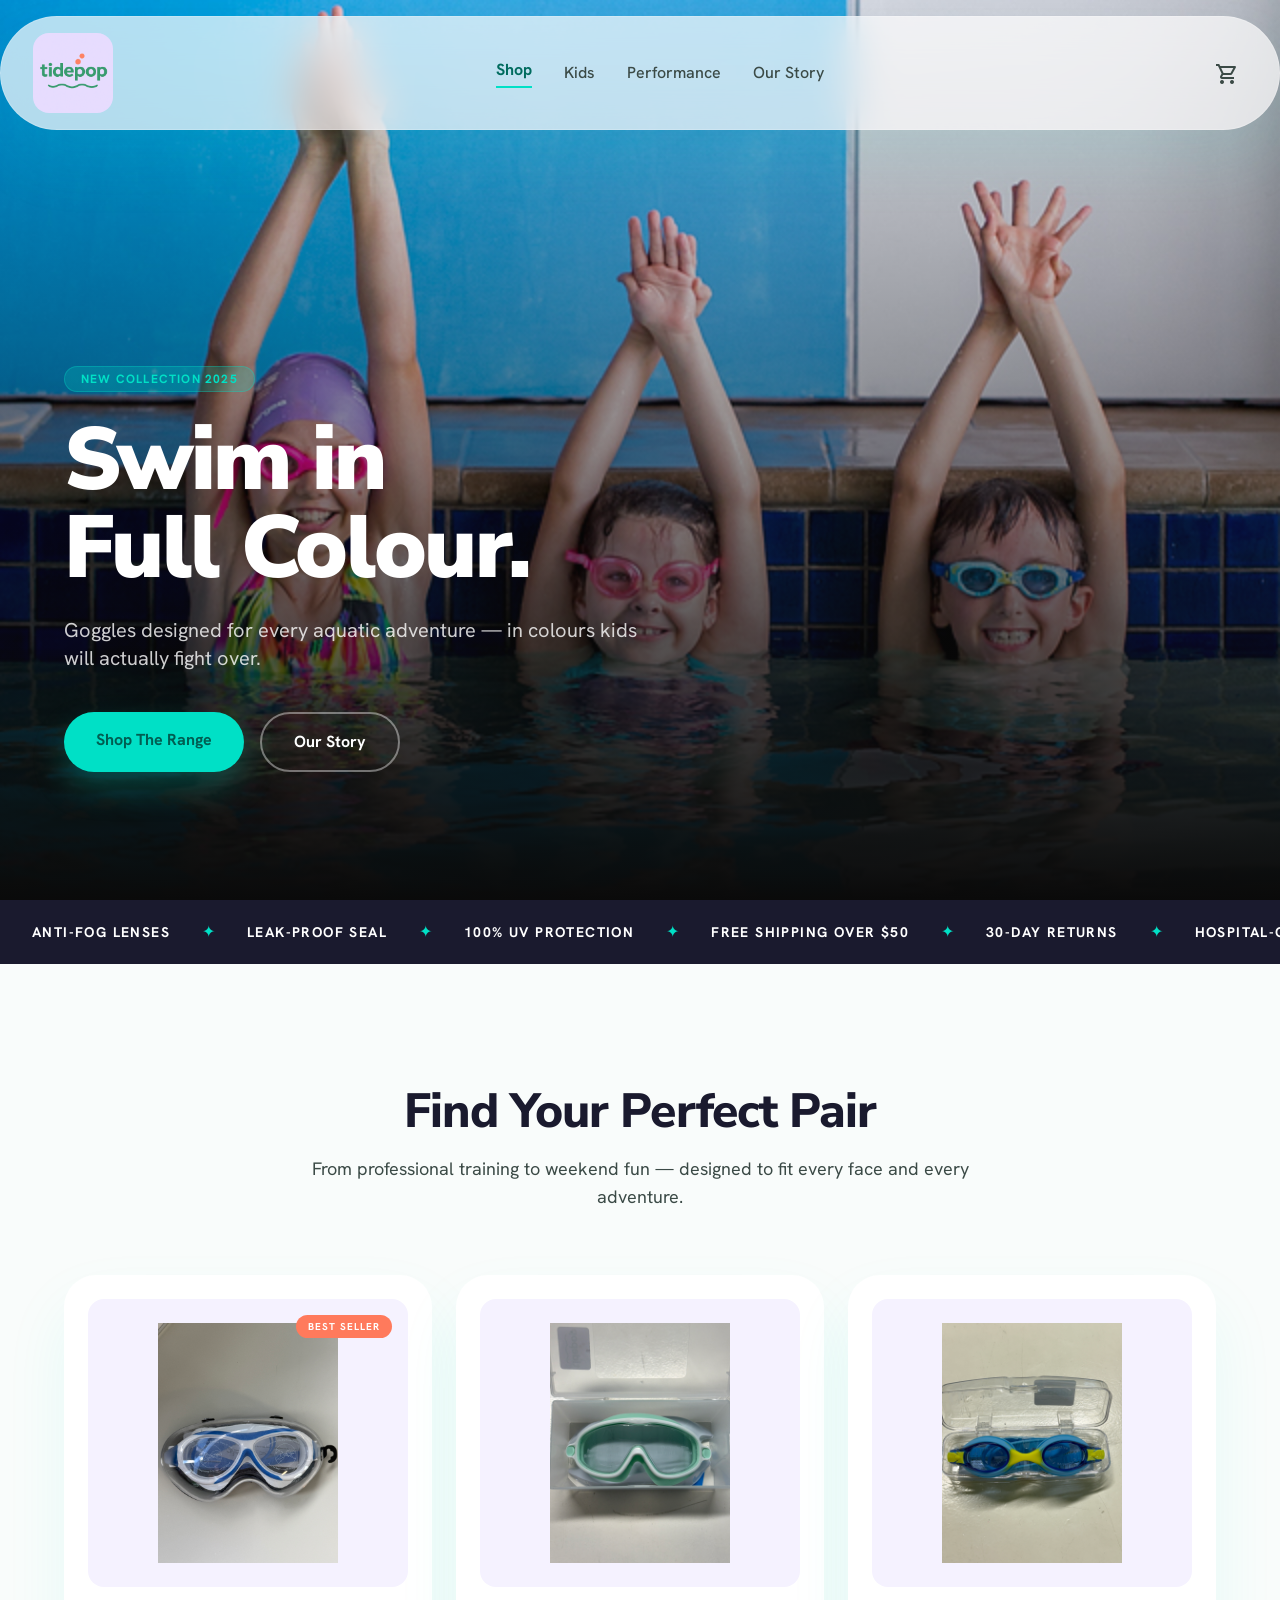
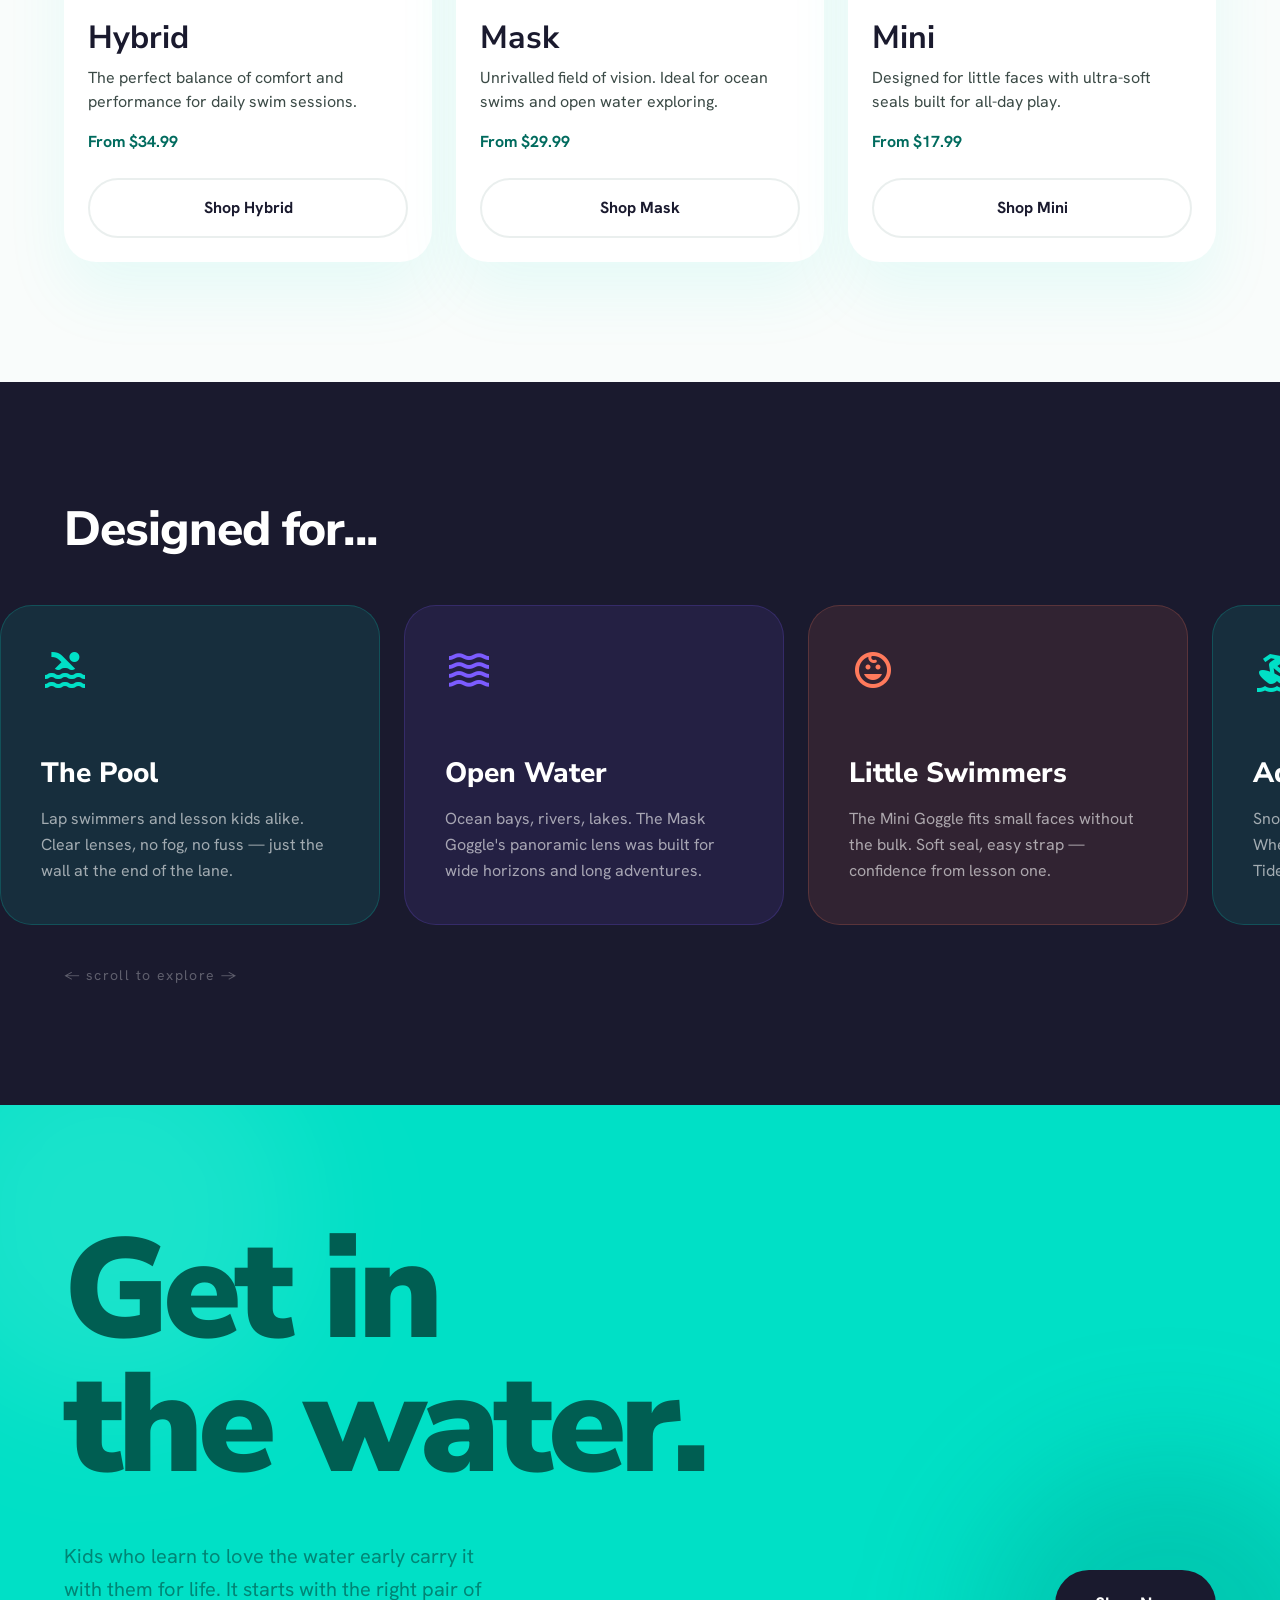
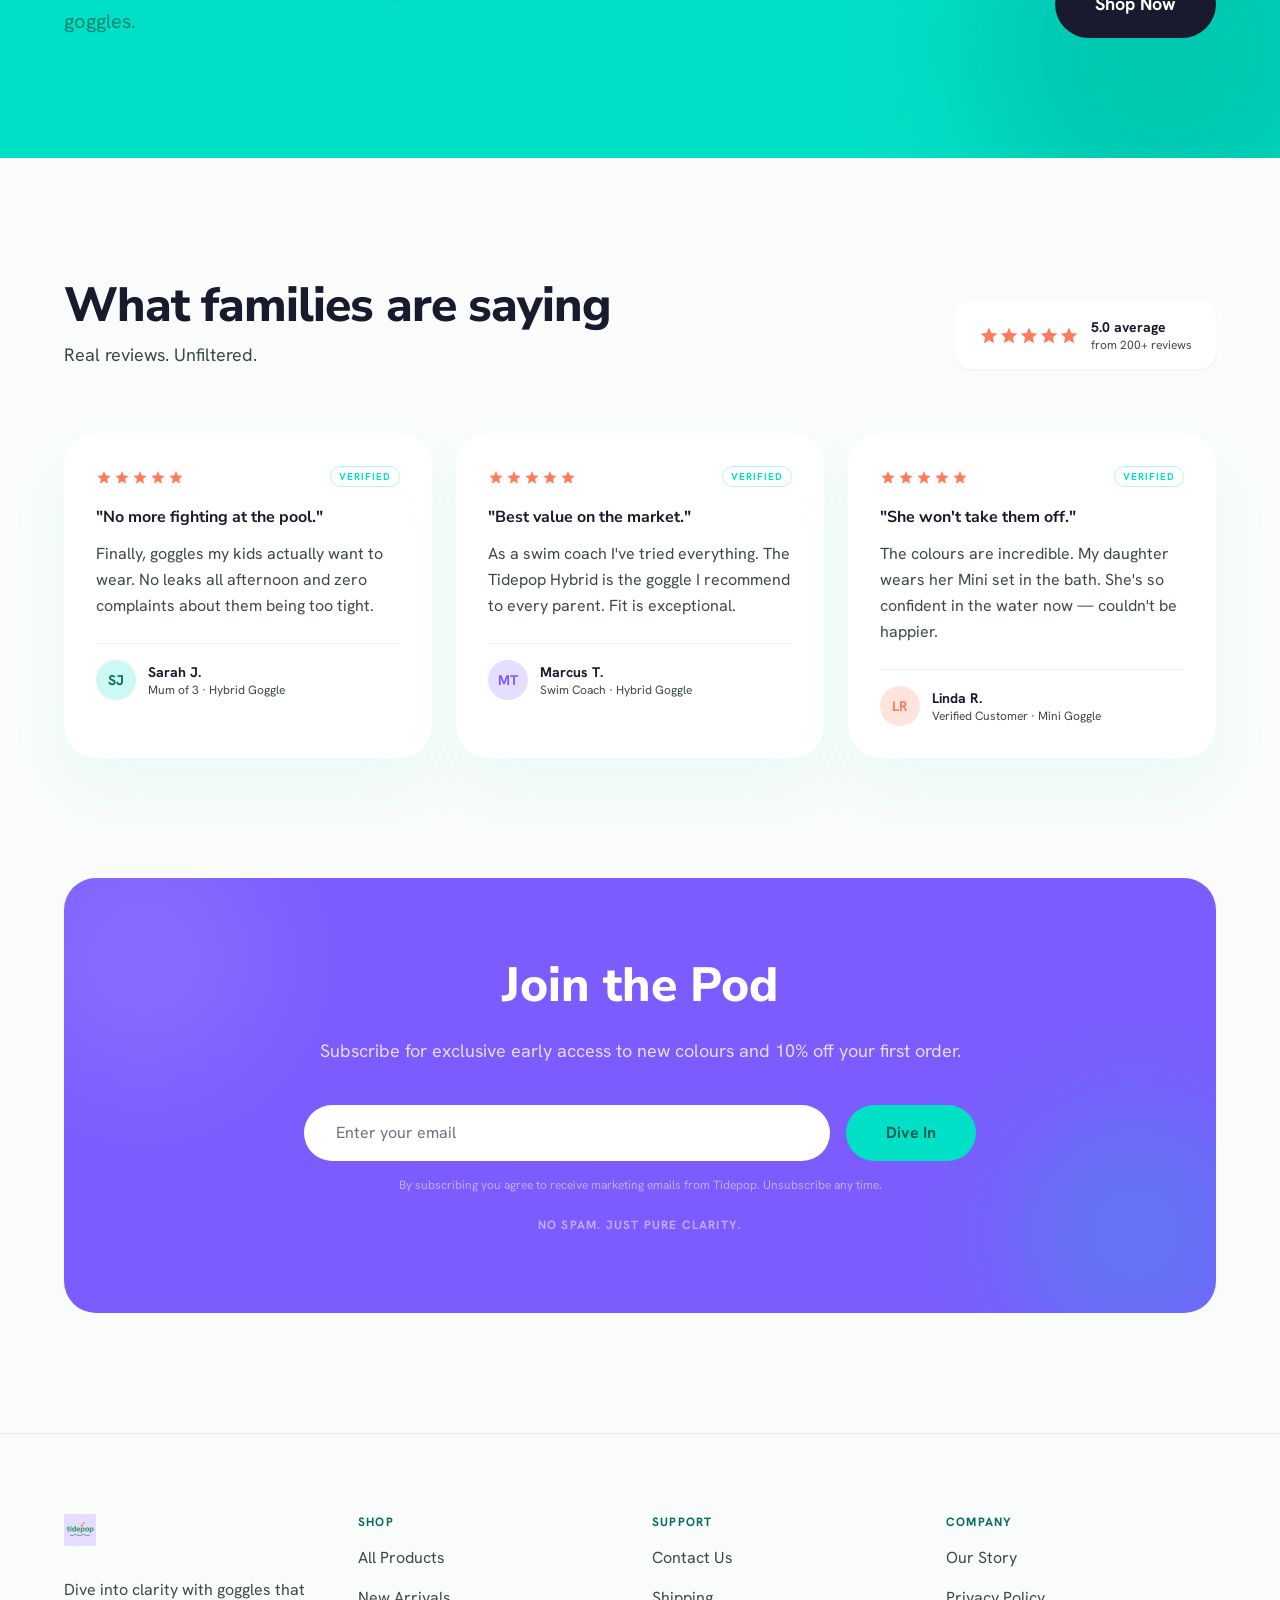
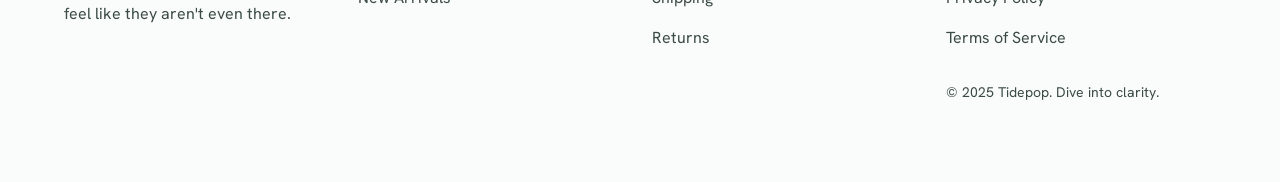
<file: index.html>
<!DOCTYPE html>
<html class="light" lang="en">
<head>
  <meta charset="UTF-8"/>
  <meta name="viewport" content="width=device-width, initial-scale=1.0"/>
  <title>Tidepop — Swim in Full Colour</title>
  <link href="https://fonts.googleapis.com/css2?family=Nunito+Sans:wght@700;800;900&family=Hanken+Grotesk:wght@400;500;700&display=swap" rel="stylesheet"/>
  <link href="https://fonts.googleapis.com/css2?family=Material+Symbols+Outlined:wght,FILL@100..700,0..1&display=swap" rel="stylesheet"/>
  <link rel="stylesheet" href="css/tailwind.css"/>
  <style>
    .material-symbols-outlined {
      font-variation-settings: 'FILL' 0, 'wght' 400, 'GRAD' 0, 'opsz' 24;
      display: inline-block; vertical-align: middle;
    }
    .fill { font-variation-settings: 'FILL' 1, 'wght' 400, 'GRAD' 0, 'opsz' 24; }
    .glass-header { backdrop-filter: blur(20px); -webkit-backdrop-filter: blur(20px); }
    body { font-family: 'Hanken Grotesk', sans-serif; background-color: #F9FCFB; }

    /* ── Marquee ── */
    @keyframes marquee {
      from { transform: translateX(0); }
      to   { transform: translateX(-50%); }
    }
    .marquee-track { animation: marquee 28s linear infinite; width: max-content; }
    .marquee-track:hover { animation-play-state: paused; }

    /* ── Horizontal scroll snap ── */
    .scroll-row {
      display: flex;
      overflow-x: auto;
      scroll-snap-type: x mandatory;
      -webkit-overflow-scrolling: touch;
      scrollbar-width: none;
      gap: 1.5rem;
      padding-bottom: 0.5rem;
    }
    .scroll-row::-webkit-scrollbar { display: none; }
    .scroll-card { scroll-snap-align: start; flex-shrink: 0; }

    /* ── Lifestyle card hover ── */
    .product-card-img { transition: opacity 0.4s ease; }
    .product-card-lifestyle { position: absolute; inset: 0; opacity: 0; transition: opacity 0.4s ease; }
    .group:hover .product-card-img { opacity: 0; }
    .group:hover .product-card-lifestyle { opacity: 1; }
  </style>
</head>
<body class="text-on-surface overflow-x-hidden">

<!-- ── Navigation ── -->
<header class="fixed top-0 left-0 right-0 z-50 flex justify-between items-center px-8 py-4 rounded-full mt-4 mx-4 lg:mx-auto max-w-[1280px] bg-white/70 glass-header border border-white/20 shadow-[0_32px_64px_rgba(0,224,198,0.08)]">
  <a href="index.html">
    <img alt="Tidepop" class="h-20 w-auto object-contain rounded-2xl" src="images/brand/tidepop_logo.png"/>
  </a>
  <nav class="hidden md:flex items-center gap-8">
    <a class="text-primary font-bold border-b-2 border-electric-mint pb-1" href="shop.html">Shop</a>
    <a class="text-on-surface-variant font-medium hover:text-primary transition-colors" href="shop.html">Kids</a>
    <a class="text-on-surface-variant font-medium hover:text-primary transition-colors" href="shop.html">Performance</a>
    <a class="text-on-surface-variant font-medium hover:text-primary transition-colors" href="about.html">Our Story</a>
  </nav>
  <div class="flex items-center gap-2">
    <a href="cart.html" class="relative p-2 text-on-surface-variant hover:scale-105 transition-transform">
      <span class="material-symbols-outlined">shopping_cart</span>
      <span id="cart-badge" class="absolute -top-0.5 -right-0.5 bg-punchy-coral text-white text-[10px] font-bold rounded-full w-4 h-4 items-center justify-center hidden flex">0</span>
    </a>
    <button class="md:hidden p-2 text-on-surface-variant"><span class="material-symbols-outlined">menu</span></button>
  </div>
</header>

<main>

  <!-- ── 1. FULL-BLEED EDITORIAL HERO ── -->
  <section class="relative w-full min-h-screen flex items-end pb-20 md:pb-32">
    <img src="images/products/kids_wearing.jpeg" alt="Kids in Tidepop goggles" class="absolute inset-0 w-full h-full object-cover object-center"/>
    <!-- gradient: transparent top, dark bottom -->
    <div class="absolute inset-0 bg-gradient-to-t from-[#0a0a0a] via-[#0a0a0a]/40 to-transparent"></div>
    <div class="relative z-10 w-full max-w-[1280px] mx-auto px-5 md:px-16">
      <div class="max-w-3xl">
        <span class="inline-block px-4 py-1 rounded-full bg-electric-mint/20 text-electric-mint text-xs font-bold tracking-widest uppercase mb-6 border border-electric-mint/30">New Collection 2025</span>
        <h1 class="font-headline font-black text-[52px] md:text-[88px] leading-[1.0] tracking-[-0.03em] text-white mb-6">
          Swim in<br/>Full Colour.
        </h1>
        <p class="text-lg md:text-xl leading-relaxed text-white/80 mb-10 max-w-xl">Goggles designed for every aquatic adventure — in colours kids will actually fight over.</p>
        <div class="flex flex-wrap gap-4">
          <a href="shop.html" class="px-8 py-4 bg-electric-mint text-on-primary-container font-bold rounded-full shadow-[0_16px_32px_rgba(0,224,198,0.25)] hover:scale-105 transition-transform duration-300">Shop The Range</a>
          <a href="about.html" class="px-8 py-4 border-2 border-white/40 text-white font-bold rounded-full hover:border-white hover:bg-white/10 transition-all">Our Story</a>
        </div>
      </div>
    </div>
  </section>

  <!-- ── 2. MARQUEE TICKER STRIP ── -->
  <section class="bg-[#1a1a2e] py-5 overflow-hidden">
    <div class="marquee-track flex items-center gap-0">
      <!-- Set 1 -->
      <span class="text-white font-bold text-sm tracking-widest uppercase whitespace-nowrap px-8">Anti-Fog Lenses</span>
      <span class="text-electric-mint">✦</span>
      <span class="text-white font-bold text-sm tracking-widest uppercase whitespace-nowrap px-8">Leak-Proof Seal</span>
      <span class="text-electric-mint">✦</span>
      <span class="text-white font-bold text-sm tracking-widest uppercase whitespace-nowrap px-8">100% UV Protection</span>
      <span class="text-electric-mint">✦</span>
      <span class="text-white font-bold text-sm tracking-widest uppercase whitespace-nowrap px-8">Free Shipping Over $50</span>
      <span class="text-electric-mint">✦</span>
      <span class="text-white font-bold text-sm tracking-widest uppercase whitespace-nowrap px-8">30-Day Returns</span>
      <span class="text-electric-mint">✦</span>
      <span class="text-white font-bold text-sm tracking-widest uppercase whitespace-nowrap px-8">Hospital-Grade Silicone</span>
      <span class="text-electric-mint">✦</span>
      <span class="text-white font-bold text-sm tracking-widest uppercase whitespace-nowrap px-8">Worn With Pride</span>
      <span class="text-electric-mint">✦</span>
      <span class="text-white font-bold text-sm tracking-widest uppercase whitespace-nowrap px-8">Made for the Water</span>
      <span class="text-electric-mint">✦</span>
      <!-- Set 2 — identical, creates seamless loop -->
      <span class="text-white font-bold text-sm tracking-widest uppercase whitespace-nowrap px-8">Anti-Fog Lenses</span>
      <span class="text-electric-mint">✦</span>
      <span class="text-white font-bold text-sm tracking-widest uppercase whitespace-nowrap px-8">Leak-Proof Seal</span>
      <span class="text-electric-mint">✦</span>
      <span class="text-white font-bold text-sm tracking-widest uppercase whitespace-nowrap px-8">100% UV Protection</span>
      <span class="text-electric-mint">✦</span>
      <span class="text-white font-bold text-sm tracking-widest uppercase whitespace-nowrap px-8">Free Shipping Over $50</span>
      <span class="text-electric-mint">✦</span>
      <span class="text-white font-bold text-sm tracking-widest uppercase whitespace-nowrap px-8">30-Day Returns</span>
      <span class="text-electric-mint">✦</span>
      <span class="text-white font-bold text-sm tracking-widest uppercase whitespace-nowrap px-8">Hospital-Grade Silicone</span>
      <span class="text-electric-mint">✦</span>
      <span class="text-white font-bold text-sm tracking-widest uppercase whitespace-nowrap px-8">Worn With Pride</span>
      <span class="text-electric-mint">✦</span>
      <span class="text-white font-bold text-sm tracking-widest uppercase whitespace-nowrap px-8">Made for the Water</span>
      <span class="text-electric-mint">✦</span>
    </div>
  </section>

  <!-- ── 3. PRODUCT CARDS WITH LIFESTYLE LAYER ── -->
  <section class="max-w-[1280px] mx-auto px-5 md:px-16 py-[120px]">
    <div class="text-center mb-16">
      <h2 class="font-headline font-extrabold text-[32px] md:text-[48px] leading-[1.15] tracking-[-0.02em] text-on-surface mb-4">Find Your Perfect Pair</h2>
      <p class="text-lg text-on-surface-variant max-w-2xl mx-auto">From professional training to weekend fun — designed to fit every face and every adventure.</p>
    </div>
    <div class="grid grid-cols-1 md:grid-cols-3 gap-6">

      <div class="group bg-white rounded-32 p-6 shadow-[0_32px_64px_rgba(0,224,198,0.08)] hover:-translate-y-2 transition-all duration-300 cursor-pointer">
        <a href="shop.html" class="block">
          <div class="relative h-72 bg-surface-low rounded-2xl mb-8 overflow-hidden">
            <img alt="Hybrid Goggle" class="product-card-img absolute inset-0 w-full h-full object-contain p-6" src="images/products/hybrid_DB.jpeg"/>
            <img alt="Kids wearing Tidepop goggles" class="product-card-lifestyle w-full h-full object-cover" src="images/products/kids_wearing.jpeg"/>
            <span class="absolute top-4 right-4 bg-punchy-coral text-white text-[10px] font-bold tracking-widest uppercase px-3 py-1 rounded-full z-10">Best Seller</span>
            <span class="absolute bottom-4 left-4 bg-black/60 text-white text-[10px] font-bold tracking-widest uppercase px-3 py-1 rounded-full z-10 opacity-0 group-hover:opacity-100 transition-opacity">In Action →</span>
          </div>
          <h3 class="font-headline font-bold text-[32px] leading-[1.2] mb-2">Hybrid</h3>
          <p class="text-on-surface-variant mb-4">The perfect balance of comfort and performance for daily swim sessions.</p>
          <p class="text-primary font-bold mb-6">From $34.99</p>
        </a>
        <a href="shop.html" class="block w-full py-4 rounded-full border-2 border-outline-variant/30 font-bold text-center hover:border-electric-mint hover:bg-electric-mint/5 transition-all">Shop Hybrid</a>
      </div>

      <div class="group bg-white rounded-32 p-6 shadow-[0_32px_64px_rgba(0,224,198,0.08)] hover:-translate-y-2 transition-all duration-300 cursor-pointer">
        <a href="shop.html" class="block">
          <div class="relative h-72 bg-surface-low rounded-2xl mb-8 overflow-hidden">
            <img alt="Mask Goggle" class="product-card-img absolute inset-0 w-full h-full object-contain p-6" src="images/products/mask_teal.jpeg"/>
            <img alt="Kids wearing Tidepop goggles" class="product-card-lifestyle w-full h-full object-cover" src="images/products/kids_wearing.jpeg"/>
            <span class="absolute bottom-4 left-4 bg-black/60 text-white text-[10px] font-bold tracking-widest uppercase px-3 py-1 rounded-full z-10 opacity-0 group-hover:opacity-100 transition-opacity">In Action →</span>
          </div>
          <h3 class="font-headline font-bold text-[32px] leading-[1.2] mb-2">Mask</h3>
          <p class="text-on-surface-variant mb-4">Unrivalled field of vision. Ideal for ocean swims and open water exploring.</p>
          <p class="text-primary font-bold mb-6">From $29.99</p>
        </a>
        <a href="shop.html" class="block w-full py-4 rounded-full border-2 border-outline-variant/30 font-bold text-center hover:border-electric-mint hover:bg-electric-mint/5 transition-all">Shop Mask</a>
      </div>

      <div class="group bg-white rounded-32 p-6 shadow-[0_32px_64px_rgba(0,224,198,0.08)] hover:-translate-y-2 transition-all duration-300 cursor-pointer">
        <a href="shop.html" class="block">
          <div class="relative h-72 bg-surface-low rounded-2xl mb-8 overflow-hidden">
            <img alt="Mini Goggle" class="product-card-img absolute inset-0 w-full h-full object-contain p-6" src="images/products/mini_goggle.jpeg"/>
            <img alt="Kids wearing Tidepop goggles" class="product-card-lifestyle w-full h-full object-cover" src="images/products/kids_wearing.jpeg"/>
            <span class="absolute bottom-4 left-4 bg-black/60 text-white text-[10px] font-bold tracking-widest uppercase px-3 py-1 rounded-full z-10 opacity-0 group-hover:opacity-100 transition-opacity">In Action →</span>
          </div>
          <h3 class="font-headline font-bold text-[32px] leading-[1.2] mb-2">Mini</h3>
          <p class="text-on-surface-variant mb-4">Designed for little faces with ultra-soft seals built for all-day play.</p>
          <p class="text-primary font-bold mb-6">From $17.99</p>
        </a>
        <a href="shop.html" class="block w-full py-4 rounded-full border-2 border-outline-variant/30 font-bold text-center hover:border-electric-mint hover:bg-electric-mint/5 transition-all">Shop Mini</a>
      </div>

    </div>
  </section>

  <!-- ── 4. HORIZONTAL SCROLL — DESIGNED FOR... ── -->
  <section class="py-[120px] bg-[#1a1a2e]">
    <div class="max-w-[1280px] mx-auto px-5 md:px-16 mb-12">
      <h2 class="font-headline font-extrabold text-[32px] md:text-[48px] leading-[1.15] tracking-[-0.02em] text-white">Designed for...</h2>
    </div>
    <div class="scroll-row pl-5 md:pl-16 pr-5 md:pr-16">

      <div class="scroll-card w-[320px] md:w-[380px] bg-electric-mint/10 border border-electric-mint/20 rounded-32 p-10 flex flex-col justify-between min-h-[320px]">
        <span class="material-symbols-outlined text-electric-mint text-5xl">pool</span>
        <div>
          <h3 class="font-headline font-extrabold text-[28px] text-white mb-3">The Pool</h3>
          <p class="text-white/60 leading-relaxed">Lap swimmers and lesson kids alike. Clear lenses, no fog, no fuss — just the wall at the end of the lane.</p>
        </div>
      </div>

      <div class="scroll-card w-[320px] md:w-[380px] bg-vivid-lavender/10 border border-vivid-lavender/20 rounded-32 p-10 flex flex-col justify-between min-h-[320px]">
        <span class="material-symbols-outlined text-vivid-lavender text-5xl">waves</span>
        <div>
          <h3 class="font-headline font-extrabold text-[28px] text-white mb-3">Open Water</h3>
          <p class="text-white/60 leading-relaxed">Ocean bays, rivers, lakes. The Mask Goggle's panoramic lens was built for wide horizons and long adventures.</p>
        </div>
      </div>

      <div class="scroll-card w-[320px] md:w-[380px] bg-punchy-coral/10 border border-punchy-coral/20 rounded-32 p-10 flex flex-col justify-between min-h-[320px]">
        <span class="material-symbols-outlined text-punchy-coral text-5xl">child_care</span>
        <div>
          <h3 class="font-headline font-extrabold text-[28px] text-white mb-3">Little Swimmers</h3>
          <p class="text-white/60 leading-relaxed">The Mini Goggle fits small faces without the bulk. Soft seal, easy strap — confidence from lesson one.</p>
        </div>
      </div>

      <div class="scroll-card w-[320px] md:w-[380px] bg-electric-mint/10 border border-electric-mint/20 rounded-32 p-10 flex flex-col justify-between min-h-[320px]">
        <span class="material-symbols-outlined text-electric-mint text-5xl">surfing</span>
        <div>
          <h3 class="font-headline font-extrabold text-[28px] text-white mb-3">Adventure</h3>
          <p class="text-white/60 leading-relaxed">Snorkelling, bodyboarding, waterparks. Wherever the water takes them, Tidepop keeps up.</p>
        </div>
      </div>

      <div class="scroll-card w-[320px] md:w-[380px] bg-vivid-lavender/10 border border-vivid-lavender/20 rounded-32 p-10 flex flex-col justify-between min-h-[320px]">
        <span class="material-symbols-outlined text-vivid-lavender text-5xl">emoji_events</span>
        <div>
          <h3 class="font-headline font-extrabold text-[28px] text-white mb-3">Competition</h3>
          <p class="text-white/60 leading-relaxed">When the timer's running. The Hybrid Goggle's precision fit and anti-fog lens keeps focus sharp when it counts.</p>
        </div>
      </div>

      <div class="scroll-card w-[320px] md:w-[380px] bg-punchy-coral/10 border border-punchy-coral/20 rounded-32 p-10 flex flex-col justify-between min-h-[320px]">
        <span class="material-symbols-outlined text-punchy-coral text-5xl">wb_sunny</span>
        <div>
          <h3 class="font-headline font-extrabold text-[28px] text-white mb-3">Every Day</h3>
          <p class="text-white/60 leading-relaxed">Saturday mornings. School carnivals. Holiday pools. The pair they reach for without thinking twice.</p>
        </div>
      </div>

    </div>
    <div class="max-w-[1280px] mx-auto px-5 md:px-16 mt-8">
      <p class="text-white/30 text-sm tracking-widest">← scroll to explore →</p>
    </div>
  </section>

  <!-- ── 5. BOLD TYPOGRAPHIC MOMENT ── -->
  <section class="bg-electric-mint py-[120px] px-5 md:px-16 overflow-hidden relative">
    <div class="absolute -top-20 -left-20 w-96 h-96 bg-white/10 rounded-full blur-3xl pointer-events-none"></div>
    <div class="absolute -bottom-20 -right-20 w-96 h-96 bg-[#006b5e]/20 rounded-full blur-3xl pointer-events-none"></div>
    <div class="max-w-[1280px] mx-auto relative z-10">
      <p class="font-headline font-black text-[11vw] leading-[0.95] tracking-[-0.04em] text-[#005e52]">
        Get in<br/>the water.
      </p>
      <div class="mt-12 flex flex-col md:flex-row md:items-end md:justify-between gap-8">
        <p class="text-[#005e52]/70 text-xl max-w-md leading-relaxed">Kids who learn to love the water early carry it with them for life. It starts with the right pair of goggles.</p>
        <a href="shop.html" class="px-10 py-5 bg-[#1a1a2e] text-white font-bold rounded-full text-lg hover:scale-105 transition-transform duration-300 self-start md:self-auto whitespace-nowrap">Shop Now</a>
      </div>
    </div>
  </section>

  <!-- ── 6. UGC-STYLE SOCIAL PROOF ── -->
  <section class="max-w-[1280px] mx-auto px-5 md:px-16 py-[120px]">
    <div class="flex flex-col md:flex-row md:items-end md:justify-between gap-4 mb-16">
      <div>
        <h2 class="font-headline font-extrabold text-[32px] md:text-[48px] leading-[1.15] tracking-[-0.02em] text-on-surface mb-2">What families are saying</h2>
        <p class="text-on-surface-variant text-lg">Real reviews. Unfiltered.</p>
      </div>
      <div class="flex items-center gap-3 bg-white rounded-2xl px-6 py-4 shadow-sm self-start md:self-auto">
        <div class="flex text-punchy-coral">
          <span class="material-symbols-outlined fill text-xl">star</span><span class="material-symbols-outlined fill text-xl">star</span><span class="material-symbols-outlined fill text-xl">star</span><span class="material-symbols-outlined fill text-xl">star</span><span class="material-symbols-outlined fill text-xl">star</span>
        </div>
        <div>
          <p class="font-bold text-on-surface text-sm">5.0 average</p>
          <p class="text-xs text-on-surface-variant">from 200+ reviews</p>
        </div>
      </div>
    </div>

    <div class="grid grid-cols-1 md:grid-cols-3 gap-6">

      <!-- Review 1 -->
      <div class="bg-white rounded-32 p-8 shadow-[0_32px_64px_rgba(0,224,198,0.06)]">
        <div class="flex items-center justify-between mb-4">
          <div class="flex text-punchy-coral gap-0.5">
            <span class="material-symbols-outlined fill text-base">star</span><span class="material-symbols-outlined fill text-base">star</span><span class="material-symbols-outlined fill text-base">star</span><span class="material-symbols-outlined fill text-base">star</span><span class="material-symbols-outlined fill text-base">star</span>
          </div>
          <span class="text-[10px] font-bold tracking-widest uppercase text-electric-mint border border-electric-mint/30 rounded-full px-2 py-0.5">Verified</span>
        </div>
        <p class="font-headline font-bold text-on-surface mb-3">"No more fighting at the pool."</p>
        <p class="text-on-surface-variant leading-relaxed mb-6">Finally, goggles my kids actually want to wear. No leaks all afternoon and zero complaints about them being too tight.</p>
        <div class="flex items-center gap-3 pt-4 border-t border-outline-variant/20">
          <div class="w-10 h-10 rounded-full bg-electric-mint/20 flex items-center justify-center flex-shrink-0">
            <span class="font-bold text-primary text-sm">SJ</span>
          </div>
          <div>
            <p class="font-bold text-on-surface text-sm">Sarah J.</p>
            <p class="text-xs text-on-surface-variant">Mum of 3 · Hybrid Goggle</p>
          </div>
        </div>
      </div>

      <!-- Review 2 -->
      <div class="bg-white rounded-32 p-8 shadow-[0_32px_64px_rgba(0,224,198,0.06)]">
        <div class="flex items-center justify-between mb-4">
          <div class="flex text-punchy-coral gap-0.5">
            <span class="material-symbols-outlined fill text-base">star</span><span class="material-symbols-outlined fill text-base">star</span><span class="material-symbols-outlined fill text-base">star</span><span class="material-symbols-outlined fill text-base">star</span><span class="material-symbols-outlined fill text-base">star</span>
          </div>
          <span class="text-[10px] font-bold tracking-widest uppercase text-electric-mint border border-electric-mint/30 rounded-full px-2 py-0.5">Verified</span>
        </div>
        <p class="font-headline font-bold text-on-surface mb-3">"Best value on the market."</p>
        <p class="text-on-surface-variant leading-relaxed mb-6">As a swim coach I've tried everything. The Tidepop Hybrid is the goggle I recommend to every parent. Fit is exceptional.</p>
        <div class="flex items-center gap-3 pt-4 border-t border-outline-variant/20">
          <div class="w-10 h-10 rounded-full bg-vivid-lavender/20 flex items-center justify-center flex-shrink-0">
            <span class="font-bold text-vivid-lavender text-sm">MT</span>
          </div>
          <div>
            <p class="font-bold text-on-surface text-sm">Marcus T.</p>
            <p class="text-xs text-on-surface-variant">Swim Coach · Hybrid Goggle</p>
          </div>
        </div>
      </div>

      <!-- Review 3 -->
      <div class="bg-white rounded-32 p-8 shadow-[0_32px_64px_rgba(0,224,198,0.06)]">
        <div class="flex items-center justify-between mb-4">
          <div class="flex text-punchy-coral gap-0.5">
            <span class="material-symbols-outlined fill text-base">star</span><span class="material-symbols-outlined fill text-base">star</span><span class="material-symbols-outlined fill text-base">star</span><span class="material-symbols-outlined fill text-base">star</span><span class="material-symbols-outlined fill text-base">star</span>
          </div>
          <span class="text-[10px] font-bold tracking-widest uppercase text-electric-mint border border-electric-mint/30 rounded-full px-2 py-0.5">Verified</span>
        </div>
        <p class="font-headline font-bold text-on-surface mb-3">"She won't take them off."</p>
        <p class="text-on-surface-variant leading-relaxed mb-6">The colours are incredible. My daughter wears her Mini set in the bath. She's so confident in the water now — couldn't be happier.</p>
        <div class="flex items-center gap-3 pt-4 border-t border-outline-variant/20">
          <div class="w-10 h-10 rounded-full bg-punchy-coral/20 flex items-center justify-center flex-shrink-0">
            <span class="font-bold text-punchy-coral text-sm">LR</span>
          </div>
          <div>
            <p class="font-bold text-on-surface text-sm">Linda R.</p>
            <p class="text-xs text-on-surface-variant">Verified Customer · Mini Goggle</p>
          </div>
        </div>
      </div>

    </div>
  </section>

  <!-- ── Newsletter ── -->
  <section class="max-w-[1280px] mx-auto px-5 md:px-16 mb-[120px]">
    <div class="bg-vivid-lavender rounded-32 p-12 md:p-20 text-center relative overflow-hidden">
      <div class="absolute -top-12 -left-12 w-64 h-64 bg-white/10 rounded-full blur-3xl pointer-events-none"></div>
      <div class="absolute -bottom-12 -right-12 w-64 h-64 bg-electric-mint/20 rounded-full blur-3xl pointer-events-none"></div>
      <div class="relative z-10 max-w-2xl mx-auto">
        <h2 class="font-headline font-extrabold text-[32px] md:text-[48px] leading-[1.15] text-white mb-6">Join the Pod</h2>
        <p class="text-lg text-white/80 mb-10">Subscribe for exclusive early access to new colours and 10% off your first order.</p>
        <form data-form="newsletter" class="flex flex-col sm:flex-row gap-4">
          <input class="flex-1 px-8 py-4 rounded-full bg-white text-on-surface focus:outline-none focus:ring-4 focus:ring-electric-mint/30 border-none" placeholder="Enter your email" type="email" name="email" required/>
          <button class="px-10 py-4 bg-electric-mint text-on-primary-container font-bold rounded-full hover:scale-105 transition-transform" type="submit">Dive In</button>
        </form>
        <p class="mt-4 text-xs text-white/50">By subscribing you agree to receive marketing emails from Tidepop. Unsubscribe any time.</p>
        <p class="mt-6 text-xs font-bold tracking-widest uppercase text-white/50">No spam. Just pure clarity.</p>
      </div>
    </div>
  </section>

</main>

<!-- ── Footer ── -->
<footer class="border-t border-outline-variant/30 bg-ice-white">
  <div class="max-w-[1280px] mx-auto px-5 md:px-16 py-20 grid grid-cols-1 md:grid-cols-4 gap-6">
    <div class="flex flex-col gap-6">
      <img alt="Tidepop" class="h-8 w-auto object-contain self-start mb-2" src="images/brand/tidepop_logo.png"/>
      <p class="text-on-surface-variant">Dive into clarity with goggles that feel like they aren't even there.</p>
    </div>
    <div class="flex flex-col gap-4">
      <p class="text-xs font-bold tracking-widest uppercase text-primary">Shop</p>
      <a class="text-on-surface-variant hover:text-primary transition-colors" href="shop.html">All Products</a>
      <a class="text-on-surface-variant hover:text-primary transition-colors" href="shop.html">New Arrivals</a>
    </div>
    <div class="flex flex-col gap-4">
      <p class="text-xs font-bold tracking-widest uppercase text-primary">Support</p>
      <a class="text-on-surface-variant hover:text-primary transition-colors" href="contact.html">Contact Us</a>
      <a class="text-on-surface-variant hover:text-primary transition-colors" href="#">Shipping</a>
      <a class="text-on-surface-variant hover:text-primary transition-colors" href="#">Returns</a>
    </div>
    <div class="flex flex-col gap-4">
      <p class="text-xs font-bold tracking-widest uppercase text-primary">Company</p>
      <a class="text-on-surface-variant hover:text-primary transition-colors" href="about.html">Our Story</a>
      <a class="text-on-surface-variant hover:text-primary transition-colors" href="#">Privacy Policy</a>
      <a class="text-on-surface-variant hover:text-primary transition-colors" href="#">Terms of Service</a>
      <p class="text-on-surface-variant text-sm mt-4">© 2025 Tidepop. Dive into clarity.</p>
    </div>
  </div>
</footer>

<script src="js/cart.js"></script>
<script src="js/tidepop-tracking.js"></script>
<script>
  const badge = document.getElementById('cart-badge');
  function updateBadge() {
    const count = getCart().reduce((sum, item) => sum + item.qty, 0);
    badge.textContent = count;
    badge.classList.toggle('hidden', count === 0);
    badge.classList.toggle('flex', count > 0);
  }
  updateBadge();
</script>
</body>
</html>
</file>
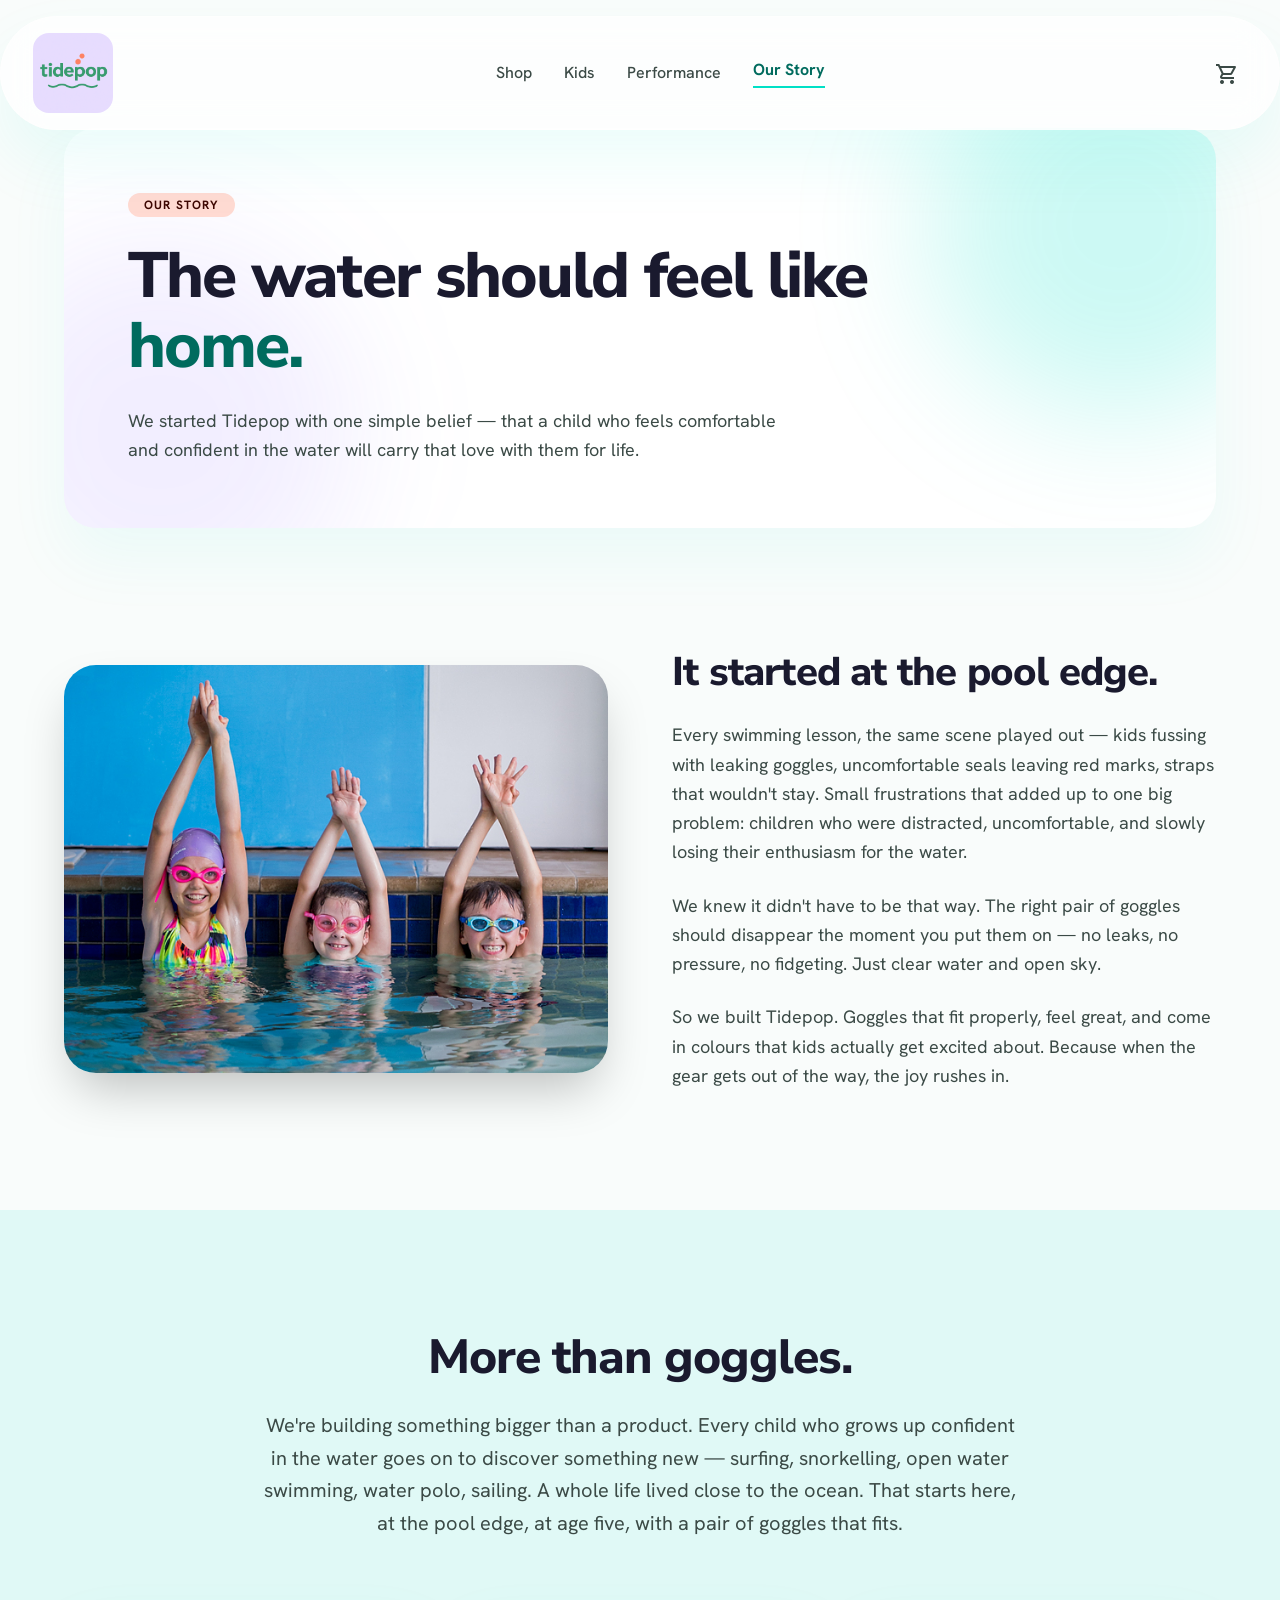
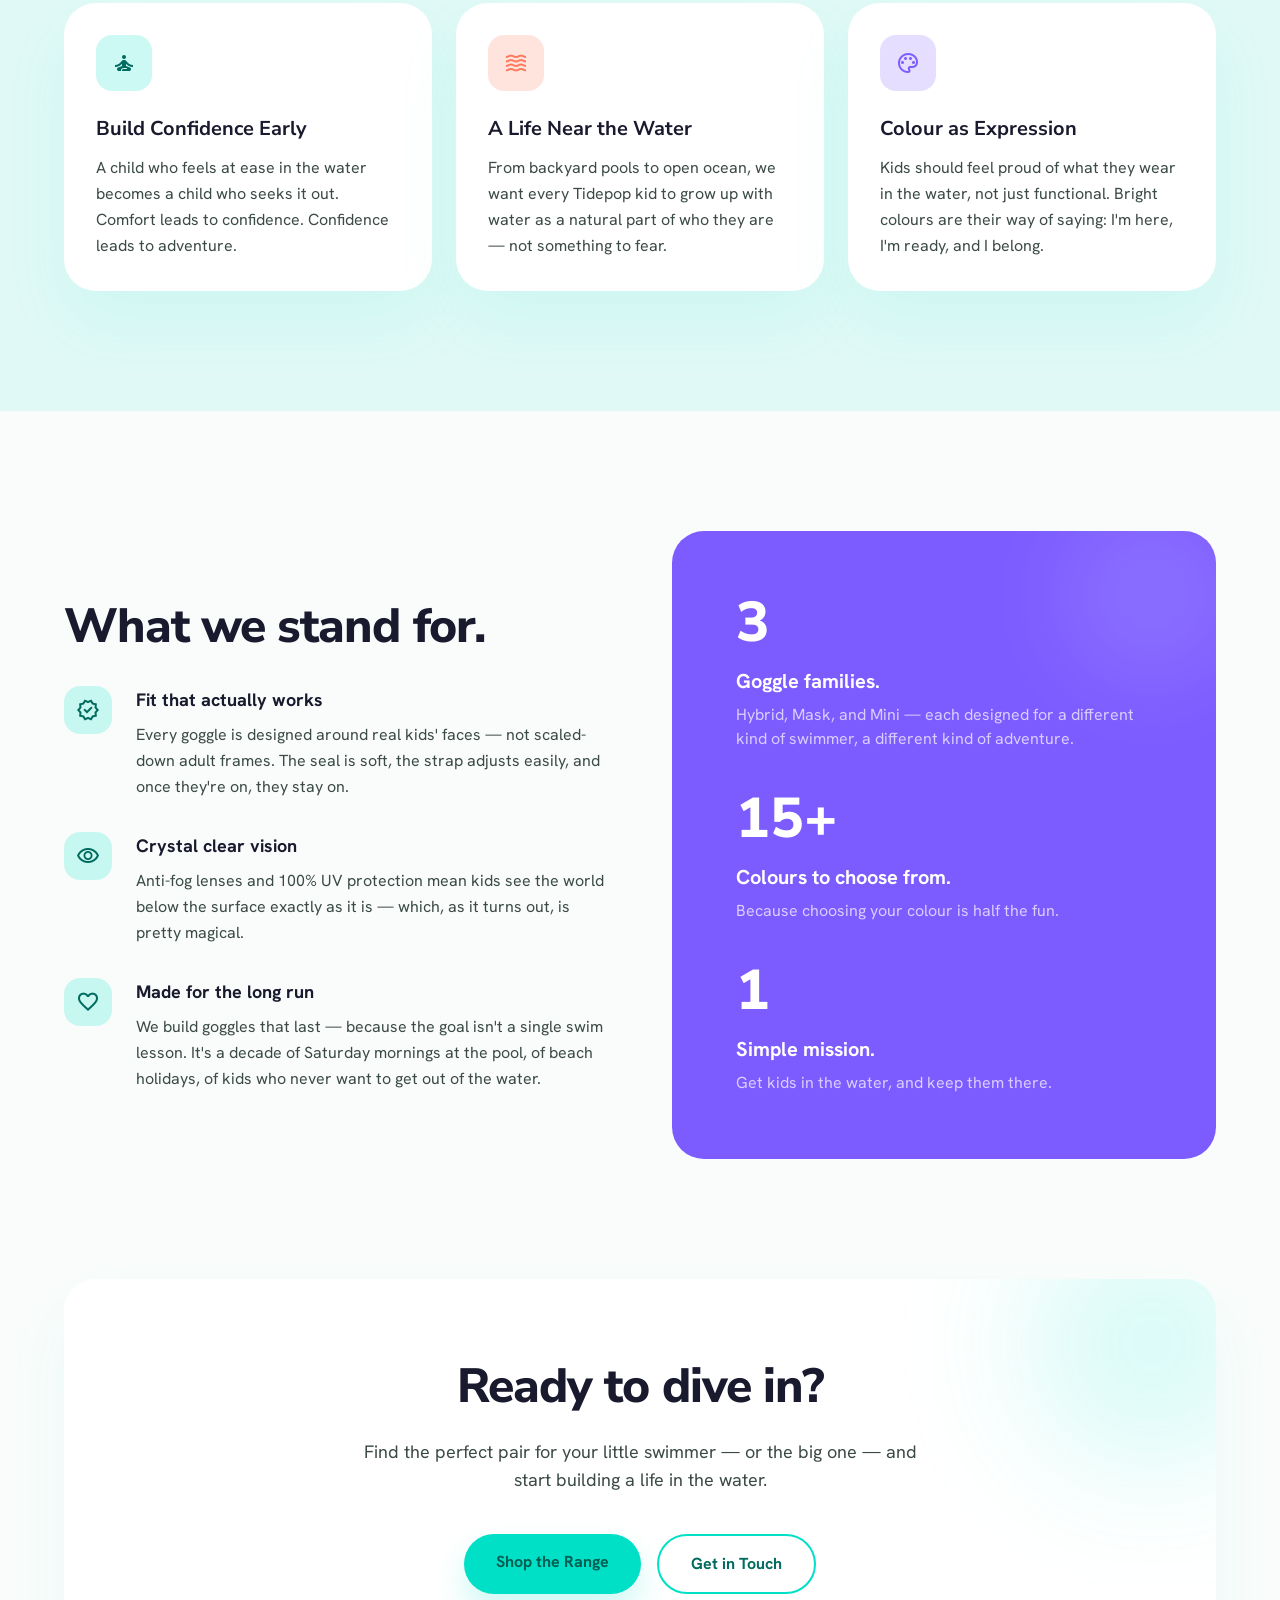
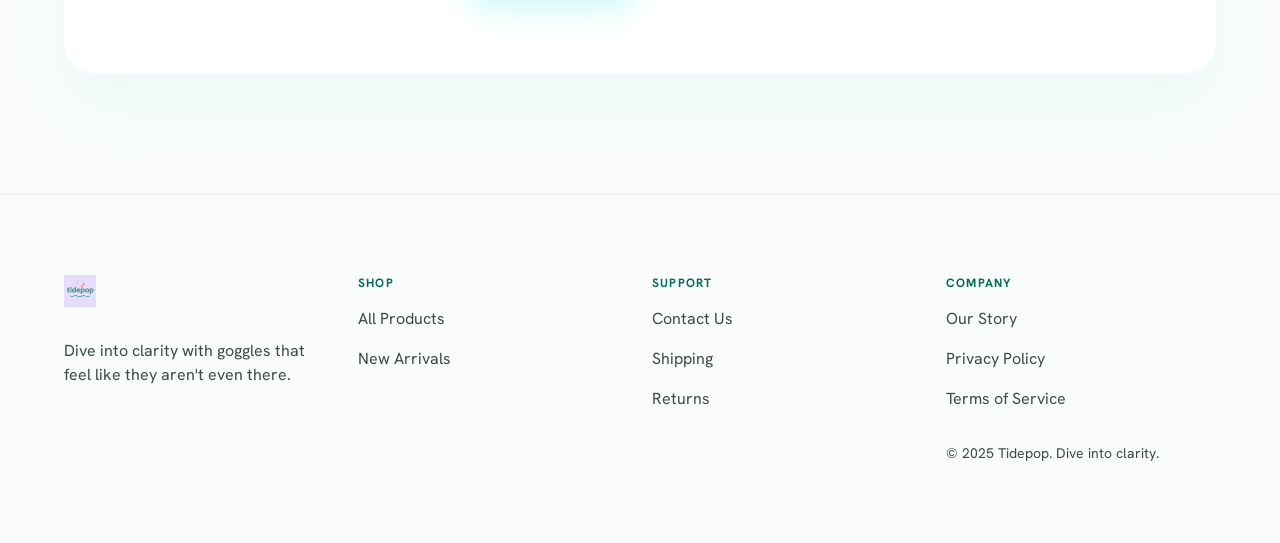
<file: about.html>
<!DOCTYPE html>
<html class="light" lang="en">
<head>
  <meta charset="UTF-8"/>
  <meta name="viewport" content="width=device-width, initial-scale=1.0"/>
  <title>Our Story — Tidepop</title>
  <link href="https://fonts.googleapis.com/css2?family=Nunito+Sans:wght@700;800&family=Hanken+Grotesk:wght@400;500;700&display=swap" rel="stylesheet"/>
  <link href="https://fonts.googleapis.com/css2?family=Material+Symbols+Outlined:wght,FILL@100..700,0..1&display=swap" rel="stylesheet"/>
  <link rel="stylesheet" href="css/tailwind.css"/>
  <style>
    .material-symbols-outlined {
      font-variation-settings: 'FILL' 0, 'wght' 400, 'GRAD' 0, 'opsz' 24;
      display: inline-block;
      vertical-align: middle;
    }
    .fill { font-variation-settings: 'FILL' 1, 'wght' 400, 'GRAD' 0, 'opsz' 24; }
    .glass-header { backdrop-filter: blur(20px); -webkit-backdrop-filter: blur(20px); }
    body { font-family: 'Hanken Grotesk', sans-serif; background-color: #F9FCFB; }
  </style>
</head>
<body class="text-on-surface overflow-x-hidden">

<!-- ── Navigation ── -->
<header class="fixed top-0 left-0 right-0 z-50 flex justify-between items-center px-8 py-4 rounded-full mt-4 mx-4 lg:mx-auto max-w-[1280px] bg-white/70 glass-header border border-white/20 shadow-[0_32px_64px_rgba(0,224,198,0.08)]">
  <a href="index.html" class="flex items-center">
    <img alt="Tidepop" class="h-20 w-auto object-contain rounded-2xl" src="images/brand/tidepop_logo.png"/>
  </a>
  <nav class="hidden md:flex items-center gap-8">
    <a class="text-on-surface-variant font-medium hover:text-primary transition-colors" href="shop.html">Shop</a>
    <a class="text-on-surface-variant font-medium hover:text-primary transition-colors" href="shop.html">Kids</a>
    <a class="text-on-surface-variant font-medium hover:text-primary transition-colors" href="shop.html">Performance</a>
    <a class="text-primary font-bold border-b-2 border-electric-mint pb-1 transition-all" href="about.html">Our Story</a>
  </nav>
  <div class="flex items-center gap-2">
    <a href="cart.html" class="relative p-2 text-on-surface-variant hover:scale-105 transition-transform">
      <span class="material-symbols-outlined">shopping_cart</span>
      <span id="cart-badge" class="absolute -top-0.5 -right-0.5 bg-punchy-coral text-white text-[10px] font-bold rounded-full w-4 h-4 items-center justify-center hidden flex">0</span>
    </a>
    <button class="md:hidden p-2 text-on-surface-variant">
      <span class="material-symbols-outlined">menu</span>
    </button>
  </div>
</header>

<main class="mt-32">

  <!-- ── Hero ── -->
  <section class="max-w-[1280px] mx-auto px-5 md:px-16 mb-[120px]">
    <div class="bg-white rounded-32 p-8 md:p-16 shadow-[0_32px_64px_rgba(0,224,198,0.06)] overflow-hidden relative">
      <div class="absolute -top-24 -right-24 w-96 h-96 bg-electric-mint/20 rounded-full blur-3xl pointer-events-none"></div>
      <div class="absolute -bottom-24 -left-24 w-96 h-96 bg-vivid-lavender/10 rounded-full blur-3xl pointer-events-none"></div>
      <div class="relative z-10 max-w-3xl">
        <span class="inline-block px-4 py-1 rounded-full bg-[#ffdad2] text-[#3d0600] text-xs font-bold tracking-widest uppercase mb-6">Our Story</span>
        <h1 class="font-headline font-extrabold text-[40px] md:text-[64px] leading-[1.1] tracking-[-0.03em] text-on-surface mb-6">
          The water should feel like <span class="text-primary">home.</span>
        </h1>
        <p class="text-lg leading-relaxed text-on-surface-variant max-w-2xl">
          We started Tidepop with one simple belief — that a child who feels comfortable and confident in the water will carry that love with them for life.
        </p>
      </div>
    </div>
  </section>

  <!-- ── Origin Story ── -->
  <section class="max-w-[1280px] mx-auto px-5 md:px-16 mb-[120px]">
    <div class="grid grid-cols-1 md:grid-cols-2 gap-16 items-center">
      <div class="aspect-[4/3] bg-white rounded-32 overflow-hidden shadow-2xl">
        <img alt="Kids at the pool" class="w-full h-full object-cover" src="images/products/kids_wearing.jpeg"/>
      </div>
      <div>
        <h2 class="font-headline font-extrabold text-[32px] md:text-[40px] leading-[1.2] tracking-[-0.02em] text-on-surface mb-6">It started at the pool edge.</h2>
        <div class="flex flex-col gap-6 text-lg leading-relaxed text-on-surface-variant">
          <p>Every swimming lesson, the same scene played out — kids fussing with leaking goggles, uncomfortable seals leaving red marks, straps that wouldn't stay. Small frustrations that added up to one big problem: children who were distracted, uncomfortable, and slowly losing their enthusiasm for the water.</p>
          <p>We knew it didn't have to be that way. The right pair of goggles should disappear the moment you put them on — no leaks, no pressure, no fidgeting. Just clear water and open sky.</p>
          <p>So we built Tidepop. Goggles that fit properly, feel great, and come in colours that kids actually get excited about. Because when the gear gets out of the way, the joy rushes in.</p>
        </div>
      </div>
    </div>
  </section>

  <!-- ── Mission ── -->
  <section class="bg-electric-mint/10 py-[120px]">
    <div class="max-w-[1280px] mx-auto px-5 md:px-16 text-center">
      <h2 class="font-headline font-extrabold text-[32px] md:text-[48px] leading-[1.15] tracking-[-0.02em] text-on-surface mb-6">More than goggles.</h2>
      <p class="text-xl leading-relaxed text-on-surface-variant max-w-3xl mx-auto mb-16">
        We're building something bigger than a product. Every child who grows up confident in the water goes on to discover something new — surfing, snorkelling, open water swimming, water polo, sailing. A whole life lived close to the ocean. That starts here, at the pool edge, at age five, with a pair of goggles that fits.
      </p>
      <div class="grid grid-cols-1 md:grid-cols-3 gap-6">

        <div class="bg-white rounded-32 p-8 shadow-[0_32px_64px_rgba(0,224,198,0.08)] text-left">
          <div class="w-14 h-14 bg-electric-mint/20 rounded-2xl flex items-center justify-center mb-6">
            <span class="material-symbols-outlined text-primary text-2xl">self_improvement</span>
          </div>
          <h3 class="font-headline font-bold text-xl mb-3">Build Confidence Early</h3>
          <p class="text-on-surface-variant leading-relaxed">A child who feels at ease in the water becomes a child who seeks it out. Comfort leads to confidence. Confidence leads to adventure.</p>
        </div>

        <div class="bg-white rounded-32 p-8 shadow-[0_32px_64px_rgba(0,224,198,0.08)] text-left">
          <div class="w-14 h-14 bg-punchy-coral/20 rounded-2xl flex items-center justify-center mb-6">
            <span class="material-symbols-outlined text-punchy-coral text-2xl">waves</span>
          </div>
          <h3 class="font-headline font-bold text-xl mb-3">A Life Near the Water</h3>
          <p class="text-on-surface-variant leading-relaxed">From backyard pools to open ocean, we want every Tidepop kid to grow up with water as a natural part of who they are — not something to fear.</p>
        </div>

        <div class="bg-white rounded-32 p-8 shadow-[0_32px_64px_rgba(0,224,198,0.08)] text-left">
          <div class="w-14 h-14 bg-vivid-lavender/20 rounded-2xl flex items-center justify-center mb-6">
            <span class="material-symbols-outlined text-vivid-lavender text-2xl">palette</span>
          </div>
          <h3 class="font-headline font-bold text-xl mb-3">Colour as Expression</h3>
          <p class="text-on-surface-variant leading-relaxed">Kids should feel proud of what they wear in the water, not just functional. Bright colours are their way of saying: I'm here, I'm ready, and I belong.</p>
        </div>

      </div>
    </div>
  </section>

  <!-- ── Values ── -->
  <section class="max-w-[1280px] mx-auto px-5 md:px-16 py-[120px]">
    <div class="grid grid-cols-1 md:grid-cols-2 gap-16 items-center">
      <div>
        <h2 class="font-headline font-extrabold text-[32px] md:text-[48px] leading-[1.15] tracking-[-0.02em] text-on-surface mb-8">What we stand for.</h2>
        <div class="flex flex-col gap-8">
          <div class="flex gap-6 items-start">
            <div class="w-12 h-12 bg-electric-mint/20 rounded-2xl flex items-center justify-center flex-shrink-0">
              <span class="material-symbols-outlined text-primary">verified</span>
            </div>
            <div>
              <h4 class="font-bold text-lg mb-2">Fit that actually works</h4>
              <p class="text-on-surface-variant leading-relaxed">Every goggle is designed around real kids' faces — not scaled-down adult frames. The seal is soft, the strap adjusts easily, and once they're on, they stay on.</p>
            </div>
          </div>
          <div class="flex gap-6 items-start">
            <div class="w-12 h-12 bg-electric-mint/20 rounded-2xl flex items-center justify-center flex-shrink-0">
              <span class="material-symbols-outlined text-primary">visibility</span>
            </div>
            <div>
              <h4 class="font-bold text-lg mb-2">Crystal clear vision</h4>
              <p class="text-on-surface-variant leading-relaxed">Anti-fog lenses and 100% UV protection mean kids see the world below the surface exactly as it is — which, as it turns out, is pretty magical.</p>
            </div>
          </div>
          <div class="flex gap-6 items-start">
            <div class="w-12 h-12 bg-electric-mint/20 rounded-2xl flex items-center justify-center flex-shrink-0">
              <span class="material-symbols-outlined text-primary">favorite</span>
            </div>
            <div>
              <h4 class="font-bold text-lg mb-2">Made for the long run</h4>
              <p class="text-on-surface-variant leading-relaxed">We build goggles that last — because the goal isn't a single swim lesson. It's a decade of Saturday mornings at the pool, of beach holidays, of kids who never want to get out of the water.</p>
            </div>
          </div>
        </div>
      </div>
      <div class="relative">
        <div class="bg-vivid-lavender rounded-32 p-12 md:p-16 text-white relative overflow-hidden">
          <div class="absolute -top-8 -right-8 w-48 h-48 bg-white/10 rounded-full blur-2xl pointer-events-none"></div>
          <div class="relative z-10">
            <p class="font-headline font-extrabold text-[56px] leading-none mb-4">3</p>
            <p class="font-bold text-xl mb-2">Goggle families.</p>
            <p class="text-white/70 mb-10">Hybrid, Mask, and Mini — each designed for a different kind of swimmer, a different kind of adventure.</p>
            <p class="font-headline font-extrabold text-[56px] leading-none mb-4">15+</p>
            <p class="font-bold text-xl mb-2">Colours to choose from.</p>
            <p class="text-white/70 mb-10">Because choosing your colour is half the fun.</p>
            <p class="font-headline font-extrabold text-[56px] leading-none mb-4">1</p>
            <p class="font-bold text-xl mb-2">Simple mission.</p>
            <p class="text-white/70">Get kids in the water, and keep them there.</p>
          </div>
        </div>
      </div>
    </div>
  </section>

  <!-- ── CTA ── -->
  <section class="max-w-[1280px] mx-auto px-5 md:px-16 mb-[120px]">
    <div class="bg-white rounded-32 p-12 md:p-20 text-center shadow-[0_32px_64px_rgba(0,224,198,0.06)] relative overflow-hidden">
      <div class="absolute -top-16 -right-16 w-64 h-64 bg-electric-mint/15 rounded-full blur-3xl pointer-events-none"></div>
      <div class="relative z-10">
        <h2 class="font-headline font-extrabold text-[32px] md:text-[48px] leading-[1.15] tracking-[-0.02em] text-on-surface mb-6">Ready to dive in?</h2>
        <p class="text-lg text-on-surface-variant max-w-xl mx-auto mb-10">Find the perfect pair for your little swimmer — or the big one — and start building a life in the water.</p>
        <div class="flex flex-wrap gap-4 justify-center">
          <a href="shop.html" class="px-8 py-4 bg-electric-mint text-on-primary-container font-bold rounded-full shadow-[0_16px_32px_rgba(0,224,198,0.2)] hover:scale-105 transition-transform duration-300">Shop the Range</a>
          <a href="contact.html" class="px-8 py-4 border-2 border-electric-mint text-primary font-bold rounded-full hover:bg-electric-mint/5 transition-colors">Get in Touch</a>
        </div>
      </div>
    </div>
  </section>

</main>

<!-- ── Footer ── -->
<footer class="border-t border-outline-variant/30 bg-ice-white">
  <div class="max-w-[1280px] mx-auto px-5 md:px-16 py-20 grid grid-cols-1 md:grid-cols-4 gap-6">
    <div class="flex flex-col gap-6">
      <img alt="Tidepop" class="h-8 w-auto object-contain self-start mb-2" src="images/brand/tidepop_logo.png"/>
      <p class="text-on-surface-variant">Dive into clarity with goggles that feel like they aren't even there.</p>
    </div>
    <div class="flex flex-col gap-4">
      <p class="text-xs font-bold tracking-widest uppercase text-primary">Shop</p>
      <a class="text-on-surface-variant hover:text-primary transition-colors" href="shop.html">All Products</a>
      <a class="text-on-surface-variant hover:text-primary transition-colors" href="shop.html">New Arrivals</a>
    </div>
    <div class="flex flex-col gap-4">
      <p class="text-xs font-bold tracking-widest uppercase text-primary">Support</p>
      <a class="text-on-surface-variant hover:text-primary transition-colors" href="contact.html">Contact Us</a>
      <a class="text-on-surface-variant hover:text-primary transition-colors" href="#">Shipping</a>
      <a class="text-on-surface-variant hover:text-primary transition-colors" href="#">Returns</a>
    </div>
    <div class="flex flex-col gap-4">
      <p class="text-xs font-bold tracking-widest uppercase text-primary">Company</p>
      <a class="text-on-surface-variant hover:text-primary transition-colors" href="about.html">Our Story</a>
      <a class="text-on-surface-variant hover:text-primary transition-colors" href="#">Privacy Policy</a>
      <a class="text-on-surface-variant hover:text-primary transition-colors" href="#">Terms of Service</a>
      <p class="text-on-surface-variant text-sm mt-4">© 2025 Tidepop. Dive into clarity.</p>
    </div>
  </div>
</footer>

<script src="js/cart.js"></script>
<script src="js/tidepop-tracking.js"></script>
<script>
  const badge = document.getElementById('cart-badge');
  function updateBadge() {
    const count = getCart().reduce((sum, item) => sum + item.qty, 0);
    badge.textContent = count;
    badge.classList.toggle('hidden', count === 0);
    badge.classList.toggle('flex', count > 0);
  }
  updateBadge();
</script>
</body>
</html>
</file>
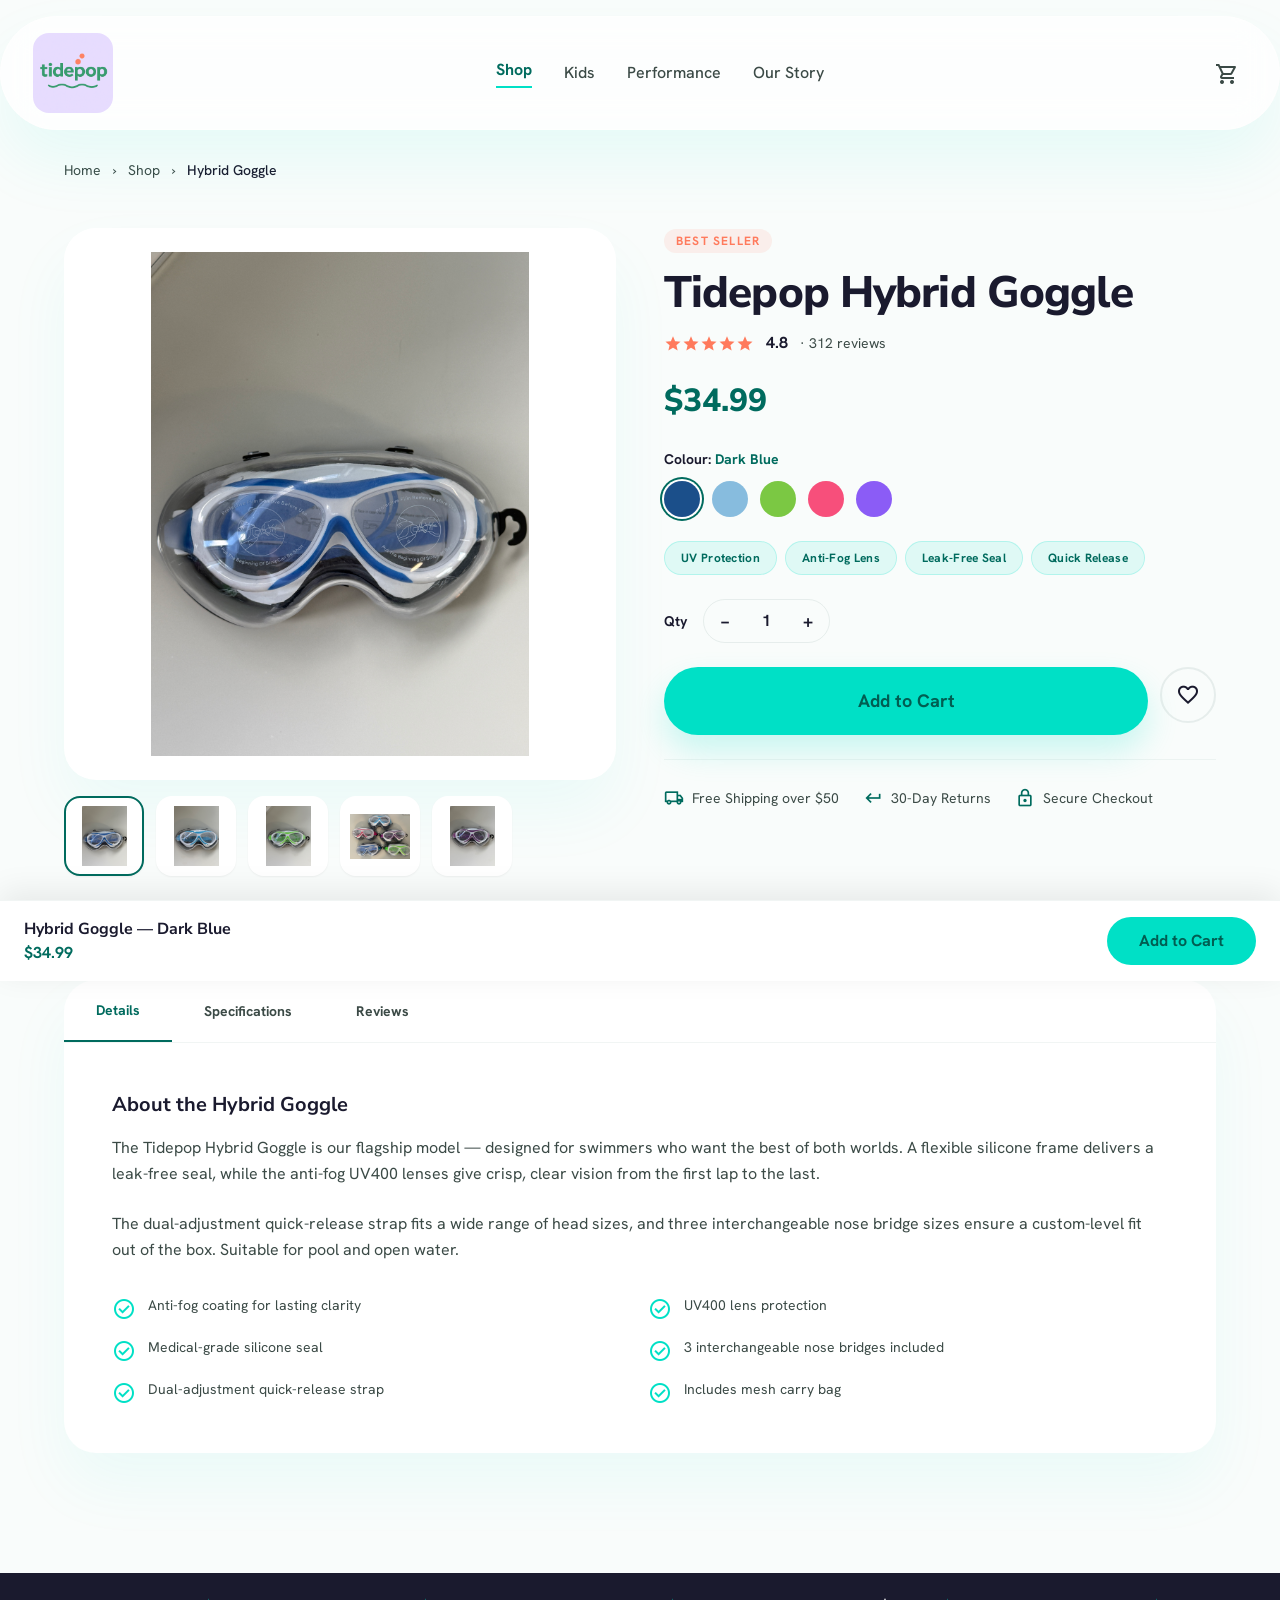
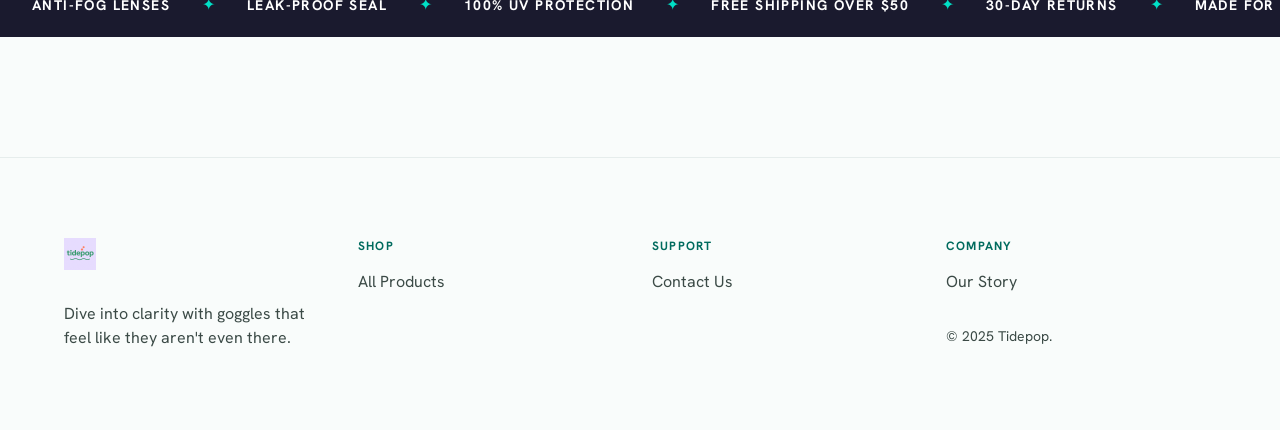
<file: hybrid.html>
<!DOCTYPE html>
<html class="light" lang="en">
<head>
  <meta charset="UTF-8"/>
  <meta name="viewport" content="width=device-width, initial-scale=1.0"/>
  <title>Hybrid Goggle — Tidepop</title>
  <link href="https://fonts.googleapis.com/css2?family=Nunito+Sans:wght@700;800;900&family=Hanken+Grotesk:wght@400;500;700&display=swap" rel="stylesheet"/>
  <link href="https://fonts.googleapis.com/css2?family=Material+Symbols+Outlined:wght,FILL@100..700,0..1&display=swap" rel="stylesheet"/>
  <link rel="stylesheet" href="css/tailwind.css"/>
  <style>
    .material-symbols-outlined { font-variation-settings:'FILL' 0,'wght' 400,'GRAD' 0,'opsz' 24; display:inline-block; vertical-align:middle; }
    .fill { font-variation-settings:'FILL' 1,'wght' 400,'GRAD' 0,'opsz' 24; }
    .glass-header { backdrop-filter:blur(20px); -webkit-backdrop-filter:blur(20px); }
    body { font-family:'Hanken Grotesk',sans-serif; background-color:#F9FCFB; }
    @keyframes marquee { from{transform:translateX(0)} to{transform:translateX(-50%)} }
    .marquee-track { animation:marquee 28s linear infinite; width:max-content; }
    #sticky-bar { transition: transform 0.3s ease; }
  </style>
</head>
<body class="text-on-surface overflow-x-hidden">

<!-- Nav -->
<header class="fixed top-0 left-0 right-0 z-50 flex justify-between items-center px-8 py-4 rounded-full mt-4 mx-4 lg:mx-auto max-w-[1280px] bg-white/70 glass-header border border-white/20 shadow-[0_32px_64px_rgba(0,224,198,0.08)]">
  <a href="index.html"><img alt="Tidepop" class="h-20 w-auto object-contain rounded-2xl" src="images/brand/tidepop_logo.png"/></a>
  <nav class="hidden md:flex items-center gap-8">
    <a class="text-primary font-bold border-b-2 border-electric-mint pb-1" href="shop.html">Shop</a>
    <a class="text-on-surface-variant font-medium hover:text-primary transition-colors" href="shop.html">Kids</a>
    <a class="text-on-surface-variant font-medium hover:text-primary transition-colors" href="shop.html">Performance</a>
    <a class="text-on-surface-variant font-medium hover:text-primary transition-colors" href="about.html">Our Story</a>
  </nav>
  <div class="flex items-center gap-2">
    <a href="cart.html" class="relative p-2 text-on-surface-variant hover:scale-105 transition-transform">
      <span class="material-symbols-outlined">shopping_cart</span>
      <span id="cart-badge" class="absolute -top-0.5 -right-0.5 bg-punchy-coral text-white text-[10px] font-bold rounded-full w-4 h-4 items-center justify-center hidden flex">0</span>
    </a>
  </div>
</header>

<main class="mt-32 pb-[120px]">

  <!-- Breadcrumb -->
  <div class="max-w-[1280px] mx-auto px-5 md:px-16 pt-8 pb-4">
    <p class="text-sm text-on-surface-variant">
      <a href="index.html" class="hover:text-primary transition-colors">Home</a>
      <span class="mx-2">›</span>
      <a href="shop.html" class="hover:text-primary transition-colors">Shop</a>
      <span class="mx-2">›</span>
      <span class="text-on-surface font-medium">Hybrid Goggle</span>
    </p>
  </div>

  <!-- Product Layout -->
  <section class="max-w-[1280px] mx-auto px-5 md:px-16 py-8">
    <div class="grid grid-cols-1 md:grid-cols-2 gap-12 items-start">

      <!-- Gallery -->
      <div class="sticky top-32">
        <div class="bg-white rounded-32 p-6 shadow-[0_32px_64px_rgba(0,224,198,0.06)] mb-4 aspect-square flex items-center justify-center overflow-hidden">
          <img id="main-image" src="images/products/hybrid_DB.jpeg" alt="Hybrid Goggle" class="w-full h-full object-contain transition-opacity duration-300"/>
        </div>
        <div class="flex gap-3 overflow-x-auto pb-2">
          <button onclick="selectColour(0)" class="thumb flex-shrink-0 w-20 h-20 rounded-2xl bg-white border-2 border-primary overflow-hidden shadow-sm hover:scale-105 transition-transform"><img src="images/products/hybrid_DB.jpeg" class="w-full h-full object-contain p-2"/></button>
          <button onclick="selectColour(1)" class="thumb flex-shrink-0 w-20 h-20 rounded-2xl bg-white border-2 border-transparent overflow-hidden shadow-sm hover:scale-105 transition-transform"><img src="images/products/hybrid_LB.jpeg" class="w-full h-full object-contain p-2"/></button>
          <button onclick="selectColour(2)" class="thumb flex-shrink-0 w-20 h-20 rounded-2xl bg-white border-2 border-transparent overflow-hidden shadow-sm hover:scale-105 transition-transform"><img src="images/products/hybrid_lime.jpeg" class="w-full h-full object-contain p-2"/></button>
          <button onclick="selectColour(3)" class="thumb flex-shrink-0 w-20 h-20 rounded-2xl bg-white border-2 border-transparent overflow-hidden shadow-sm hover:scale-105 transition-transform"><img src="images/products/hybrid_all.jpeg" class="w-full h-full object-contain p-2"/></button>
          <button onclick="selectColour(4)" class="thumb flex-shrink-0 w-20 h-20 rounded-2xl bg-white border-2 border-transparent overflow-hidden shadow-sm hover:scale-105 transition-transform"><img src="images/products/hybrid_Purple.jpeg" class="w-full h-full object-contain p-2"/></button>
        </div>
      </div>

      <!-- Purchase Options -->
      <div>
        <span class="inline-block px-3 py-1 rounded-full bg-punchy-coral/10 text-punchy-coral text-xs font-bold tracking-widest uppercase mb-4">Best Seller</span>
        <h1 class="font-headline font-extrabold text-[36px] md:text-[44px] leading-[1.1] tracking-[-0.02em] text-on-surface mb-3">Tidepop Hybrid Goggle</h1>

        <!-- Rating -->
        <div class="flex items-center gap-3 mb-5">
          <div class="flex text-punchy-coral">
            <span class="material-symbols-outlined fill text-lg">star</span><span class="material-symbols-outlined fill text-lg">star</span><span class="material-symbols-outlined fill text-lg">star</span><span class="material-symbols-outlined fill text-lg">star</span><span class="material-symbols-outlined fill text-lg">star</span>
          </div>
          <span class="font-bold text-on-surface">4.8</span>
          <span class="text-on-surface-variant text-sm">· 312 reviews</span>
        </div>

        <p class="text-[32px] font-headline font-extrabold text-primary mb-6">$34.99</p>

        <!-- Colour Selector -->
        <div class="mb-6">
          <p class="text-sm font-bold text-on-surface mb-3">Colour: <span id="selected-colour" class="text-primary">Dark Blue</span></p>
          <div class="flex gap-3">
            <button onclick="selectColour(0)" class="colour-swatch w-9 h-9 rounded-full ring-2 ring-offset-2 ring-primary transition-all hover:scale-110" style="background:#1B4F8A" title="Dark Blue"></button>
            <button onclick="selectColour(1)" class="colour-swatch w-9 h-9 rounded-full ring-0 transition-all hover:scale-110" style="background:#87BCDE" title="Light Blue"></button>
            <button onclick="selectColour(2)" class="colour-swatch w-9 h-9 rounded-full ring-0 transition-all hover:scale-110" style="background:#7BC843" title="Lime Green"></button>
            <button onclick="selectColour(3)" class="colour-swatch w-9 h-9 rounded-full ring-0 transition-all hover:scale-110" style="background:#F74F7B" title="Hot Pink"></button>
            <button onclick="selectColour(4)" class="colour-swatch w-9 h-9 rounded-full ring-0 transition-all hover:scale-110" style="background:#8B5CF6" title="Purple"></button>
          </div>
        </div>

        <!-- Feature Chips -->
        <div class="flex flex-wrap gap-2 mb-6">
          <span class="px-4 py-2 rounded-full bg-electric-mint/10 text-primary text-xs font-bold tracking-wide border border-electric-mint/20">UV Protection</span>
          <span class="px-4 py-2 rounded-full bg-electric-mint/10 text-primary text-xs font-bold tracking-wide border border-electric-mint/20">Anti-Fog Lens</span>
          <span class="px-4 py-2 rounded-full bg-electric-mint/10 text-primary text-xs font-bold tracking-wide border border-electric-mint/20">Leak-Free Seal</span>
          <span class="px-4 py-2 rounded-full bg-electric-mint/10 text-primary text-xs font-bold tracking-wide border border-electric-mint/20">Quick Release</span>
        </div>

        <!-- Qty Stepper -->
        <div class="flex items-center gap-4 mb-6">
          <p class="text-sm font-bold text-on-surface">Qty</p>
          <div class="flex items-center border border-outline-variant/30 rounded-full overflow-hidden">
            <button onclick="changeQty(-1)" class="px-4 py-3 text-on-surface hover:bg-surface-low transition-colors font-bold text-lg leading-none">−</button>
            <span id="qty-display" class="px-4 font-bold text-on-surface min-w-[2rem] text-center">1</span>
            <button onclick="changeQty(1)" class="px-4 py-3 text-on-surface hover:bg-surface-low transition-colors font-bold text-lg leading-none">+</button>
          </div>
        </div>

        <!-- ATC + Wishlist -->
        <div class="flex gap-3 mb-6">
          <button id="main-atc" data-product="hybrid" onclick="handleAddToCart()" class="flex-1 py-5 bg-electric-mint text-on-primary-container font-bold rounded-full text-lg shadow-[0_16px_32px_rgba(0,224,198,0.2)] hover:scale-[1.02] transition-transform">Add to Cart</button>
          <button class="w-14 h-14 rounded-full border-2 border-outline-variant/30 flex items-center justify-center hover:border-punchy-coral hover:text-punchy-coral transition-all" title="Wishlist">
            <span class="material-symbols-outlined">favorite</span>
          </button>
        </div>

        <!-- Guarantee Strip -->
        <div class="flex flex-wrap gap-6 py-6 border-t border-outline-variant/20">
          <div class="flex items-center gap-2 text-sm text-on-surface-variant">
            <span class="material-symbols-outlined text-primary text-xl">local_shipping</span>Free Shipping over $50
          </div>
          <div class="flex items-center gap-2 text-sm text-on-surface-variant">
            <span class="material-symbols-outlined text-primary text-xl">keyboard_return</span>30-Day Returns
          </div>
          <div class="flex items-center gap-2 text-sm text-on-surface-variant">
            <span class="material-symbols-outlined text-primary text-xl">lock</span>Secure Checkout
          </div>
        </div>
      </div>
    </div>
  </section>

  <!-- Tabs -->
  <section class="max-w-[1280px] mx-auto px-5 md:px-16 mt-16">
    <div class="bg-white rounded-32 shadow-[0_32px_64px_rgba(0,224,198,0.06)] overflow-hidden">
      <div class="flex border-b border-outline-variant/20">
        <button id="btn-details" onclick="showTab('details')" class="tab-btn px-8 py-5 font-bold text-sm text-primary border-b-2 border-primary transition-all">Details</button>
        <button id="btn-specs" onclick="showTab('specs')" class="tab-btn px-8 py-5 font-bold text-sm text-on-surface-variant hover:text-primary transition-all">Specifications</button>
        <button id="btn-reviews" onclick="showTab('reviews')" class="tab-btn px-8 py-5 font-bold text-sm text-on-surface-variant hover:text-primary transition-all">Reviews</button>
      </div>
      <div class="p-8 md:p-12">
        <div id="tab-details" class="tab-panel">
          <h3 class="font-headline font-bold text-xl mb-4">About the Hybrid Goggle</h3>
          <p class="text-on-surface-variant leading-relaxed mb-6">The Tidepop Hybrid Goggle is our flagship model — designed for swimmers who want the best of both worlds. A flexible silicone frame delivers a leak-free seal, while the anti-fog UV400 lenses give crisp, clear vision from the first lap to the last.</p>
          <p class="text-on-surface-variant leading-relaxed mb-6">The dual-adjustment quick-release strap fits a wide range of head sizes, and three interchangeable nose bridge sizes ensure a custom-level fit out of the box. Suitable for pool and open water.</p>
          <div class="grid grid-cols-1 sm:grid-cols-2 gap-4 mt-8">
            <div class="flex gap-3 items-start"><span class="material-symbols-outlined text-electric-mint mt-0.5">check_circle</span><p class="text-sm text-on-surface-variant">Anti-fog coating for lasting clarity</p></div>
            <div class="flex gap-3 items-start"><span class="material-symbols-outlined text-electric-mint mt-0.5">check_circle</span><p class="text-sm text-on-surface-variant">UV400 lens protection</p></div>
            <div class="flex gap-3 items-start"><span class="material-symbols-outlined text-electric-mint mt-0.5">check_circle</span><p class="text-sm text-on-surface-variant">Medical-grade silicone seal</p></div>
            <div class="flex gap-3 items-start"><span class="material-symbols-outlined text-electric-mint mt-0.5">check_circle</span><p class="text-sm text-on-surface-variant">3 interchangeable nose bridges included</p></div>
            <div class="flex gap-3 items-start"><span class="material-symbols-outlined text-electric-mint mt-0.5">check_circle</span><p class="text-sm text-on-surface-variant">Dual-adjustment quick-release strap</p></div>
            <div class="flex gap-3 items-start"><span class="material-symbols-outlined text-electric-mint mt-0.5">check_circle</span><p class="text-sm text-on-surface-variant">Includes mesh carry bag</p></div>
          </div>
        </div>
        <div id="tab-specs" class="tab-panel hidden">
          <h3 class="font-headline font-bold text-xl mb-6">Specifications</h3>
          <table class="w-full text-sm">
            <tbody class="divide-y divide-outline-variant/20">
              <tr class="py-3"><td class="py-3 font-bold text-on-surface w-1/3">Age Range</td><td class="py-3 text-on-surface-variant">6 years and up</td></tr>
              <tr><td class="py-3 font-bold text-on-surface">Lens Type</td><td class="py-3 text-on-surface-variant">Anti-fog, UV400 polycarbonate</td></tr>
              <tr><td class="py-3 font-bold text-on-surface">Seal Material</td><td class="py-3 text-on-surface-variant">Medical-grade silicone</td></tr>
              <tr><td class="py-3 font-bold text-on-surface">Strap</td><td class="py-3 text-on-surface-variant">Dual-adjustment quick-release</td></tr>
              <tr><td class="py-3 font-bold text-on-surface">Frame</td><td class="py-3 text-on-surface-variant">Polycarbonate</td></tr>
              <tr><td class="py-3 font-bold text-on-surface">Weight</td><td class="py-3 text-on-surface-variant">45g</td></tr>
              <tr><td class="py-3 font-bold text-on-surface">Available Colours</td><td class="py-3 text-on-surface-variant">5 — Dark Blue, Light Blue, Lime Green, Hot Pink, Purple</td></tr>
              <tr><td class="py-3 font-bold text-on-surface">In the Box</td><td class="py-3 text-on-surface-variant">Goggle, mesh carry bag, 3 nose bridge sizes</td></tr>
            </tbody>
          </table>
        </div>
        <div id="tab-reviews" class="tab-panel hidden">
          <div class="flex items-center gap-4 mb-8">
            <div>
              <p class="font-headline font-extrabold text-[48px] leading-none text-on-surface">4.8</p>
              <div class="flex text-punchy-coral mt-1">
                <span class="material-symbols-outlined fill">star</span><span class="material-symbols-outlined fill">star</span><span class="material-symbols-outlined fill">star</span><span class="material-symbols-outlined fill">star</span><span class="material-symbols-outlined fill">star</span>
              </div>
            </div>
            <p class="text-on-surface-variant text-sm">Based on 312 reviews</p>
          </div>
          <div class="flex flex-col gap-6">
            <div class="border-b border-outline-variant/20 pb-6">
              <div class="flex items-center gap-3 mb-2">
                <div class="w-9 h-9 rounded-full bg-electric-mint/20 flex items-center justify-center"><span class="font-bold text-primary text-xs">SJ</span></div>
                <div><p class="font-bold text-sm text-on-surface">Sarah J.</p><p class="text-xs text-on-surface-variant">Mum of 3 · Verified Purchase</p></div>
                <div class="flex text-punchy-coral ml-auto"><span class="material-symbols-outlined fill text-sm">star</span><span class="material-symbols-outlined fill text-sm">star</span><span class="material-symbols-outlined fill text-sm">star</span><span class="material-symbols-outlined fill text-sm">star</span><span class="material-symbols-outlined fill text-sm">star</span></div>
              </div>
              <p class="font-bold text-on-surface mb-1">"No more fighting at the pool."</p>
              <p class="text-on-surface-variant text-sm leading-relaxed">Finally, goggles my kids actually want to wear. No leaks all afternoon and zero complaints about them being too tight.</p>
            </div>
            <div class="border-b border-outline-variant/20 pb-6">
              <div class="flex items-center gap-3 mb-2">
                <div class="w-9 h-9 rounded-full bg-vivid-lavender/20 flex items-center justify-center"><span class="font-bold text-vivid-lavender text-xs">MT</span></div>
                <div><p class="font-bold text-sm text-on-surface">Marcus T.</p><p class="text-xs text-on-surface-variant">Swim Coach · Verified Purchase</p></div>
                <div class="flex text-punchy-coral ml-auto"><span class="material-symbols-outlined fill text-sm">star</span><span class="material-symbols-outlined fill text-sm">star</span><span class="material-symbols-outlined fill text-sm">star</span><span class="material-symbols-outlined fill text-sm">star</span><span class="material-symbols-outlined fill text-sm">star</span></div>
              </div>
              <p class="font-bold text-on-surface mb-1">"Best value on the market."</p>
              <p class="text-on-surface-variant text-sm leading-relaxed">As a swim coach I've tried everything. The Tidepop Hybrid is the goggle I recommend to every parent.</p>
            </div>
          </div>
        </div>
      </div>
    </div>
  </section>

  <!-- Marquee -->
  <section class="bg-[#1a1a2e] py-5 overflow-hidden mt-[120px]">
    <div class="marquee-track flex items-center gap-0">
      <span class="text-white font-bold text-sm tracking-widest uppercase whitespace-nowrap px-8">Anti-Fog Lenses</span><span class="text-electric-mint">✦</span>
      <span class="text-white font-bold text-sm tracking-widest uppercase whitespace-nowrap px-8">Leak-Proof Seal</span><span class="text-electric-mint">✦</span>
      <span class="text-white font-bold text-sm tracking-widest uppercase whitespace-nowrap px-8">100% UV Protection</span><span class="text-electric-mint">✦</span>
      <span class="text-white font-bold text-sm tracking-widest uppercase whitespace-nowrap px-8">Free Shipping Over $50</span><span class="text-electric-mint">✦</span>
      <span class="text-white font-bold text-sm tracking-widest uppercase whitespace-nowrap px-8">30-Day Returns</span><span class="text-electric-mint">✦</span>
      <span class="text-white font-bold text-sm tracking-widest uppercase whitespace-nowrap px-8">Made for the Water</span><span class="text-electric-mint">✦</span>
      <span class="text-white font-bold text-sm tracking-widest uppercase whitespace-nowrap px-8">Anti-Fog Lenses</span><span class="text-electric-mint">✦</span>
      <span class="text-white font-bold text-sm tracking-widest uppercase whitespace-nowrap px-8">Leak-Proof Seal</span><span class="text-electric-mint">✦</span>
      <span class="text-white font-bold text-sm tracking-widest uppercase whitespace-nowrap px-8">100% UV Protection</span><span class="text-electric-mint">✦</span>
      <span class="text-white font-bold text-sm tracking-widest uppercase whitespace-nowrap px-8">Free Shipping Over $50</span><span class="text-electric-mint">✦</span>
      <span class="text-white font-bold text-sm tracking-widest uppercase whitespace-nowrap px-8">30-Day Returns</span><span class="text-electric-mint">✦</span>
      <span class="text-white font-bold text-sm tracking-widest uppercase whitespace-nowrap px-8">Made for the Water</span><span class="text-electric-mint">✦</span>
    </div>
  </section>
</main>

<!-- Footer -->
<footer class="border-t border-outline-variant/30 bg-ice-white">
  <div class="max-w-[1280px] mx-auto px-5 md:px-16 py-20 grid grid-cols-1 md:grid-cols-4 gap-6">
    <div class="flex flex-col gap-6">
      <img alt="Tidepop" class="h-8 w-auto object-contain self-start mb-2" src="images/brand/tidepop_logo.png"/>
      <p class="text-on-surface-variant">Dive into clarity with goggles that feel like they aren't even there.</p>
    </div>
    <div class="flex flex-col gap-4"><p class="text-xs font-bold tracking-widest uppercase text-primary">Shop</p><a class="text-on-surface-variant hover:text-primary transition-colors" href="shop.html">All Products</a></div>
    <div class="flex flex-col gap-4"><p class="text-xs font-bold tracking-widest uppercase text-primary">Support</p><a class="text-on-surface-variant hover:text-primary transition-colors" href="contact.html">Contact Us</a></div>
    <div class="flex flex-col gap-4"><p class="text-xs font-bold tracking-widest uppercase text-primary">Company</p><a class="text-on-surface-variant hover:text-primary transition-colors" href="about.html">Our Story</a><p class="text-on-surface-variant text-sm mt-4">© 2025 Tidepop.</p></div>
  </div>
</footer>

<!-- Sticky Add to Cart Bar -->
<div id="sticky-bar" class="fixed bottom-0 left-0 right-0 z-40 bg-white border-t border-outline-variant/20 px-6 py-4 flex items-center justify-between shadow-[0_-8px_32px_rgba(0,0,0,0.08)] translate-y-full">
  <div>
    <p class="font-headline font-bold text-on-surface">Hybrid Goggle — <span id="sticky-colour">Dark Blue</span></p>
    <p class="text-primary font-bold">$34.99</p>
  </div>
  <button onclick="handleAddToCart()" class="px-8 py-3 bg-electric-mint text-on-primary-container font-bold rounded-full hover:scale-105 transition-transform">Add to Cart</button>
</div>

<script src="js/cart.js"></script>
<script src="js/tidepop-tracking.js"></script>
<script>
  const PRODUCT = {
    name: 'Tidepop Hybrid Goggle', price: 34.99,
    colours: [
      { id:1, name:'Dark Blue',  hex:'#1B4F8A', image:'images/products/hybrid_DB.jpeg' },
      { id:2, name:'Light Blue', hex:'#87BCDE', image:'images/products/hybrid_LB.jpeg' },
      { id:3, name:'Lime Green', hex:'#7BC843', image:'images/products/hybrid_lime.jpeg' },
      { id:4, name:'Hot Pink',   hex:'#F74F7B', image:'images/products/hybrid_all.jpeg' },
      { id:5, name:'Purple',     hex:'#8B5CF6', image:'images/products/hybrid_Purple.jpeg' },
    ]
  };
  let selectedColour = PRODUCT.colours[0], qty = 1;

  function selectColour(i) {
    selectedColour = PRODUCT.colours[i];
    document.getElementById('main-image').style.opacity = '0';
    setTimeout(() => { document.getElementById('main-image').src = selectedColour.image; document.getElementById('main-image').style.opacity = '1'; }, 200);
    document.getElementById('selected-colour').textContent = selectedColour.name;
    document.getElementById('sticky-colour').textContent = selectedColour.name;
    document.querySelectorAll('.colour-swatch').forEach((el, idx) => {
      el.style.outline = idx === i ? '3px solid #006b5e' : 'none';
      el.style.outlineOffset = '3px';
    });
    document.querySelectorAll('.thumb').forEach((el, idx) => {
      el.style.borderColor = idx === i ? '#006b5e' : 'transparent';
    });
  }

  function changeQty(delta) { qty = Math.max(1, qty + delta); document.getElementById('qty-display').textContent = qty; }

  function handleAddToCart() {
    addToCart({ id: selectedColour.id, name: PRODUCT.name, variation: selectedColour.variation || selectedColour.name, price: PRODUCT.price, image: selectedColour.image, qty });
  }

  function showTab(tab) {
    document.querySelectorAll('.tab-panel').forEach(p => p.classList.add('hidden'));
    document.getElementById(`tab-${tab}`).classList.remove('hidden');
    document.querySelectorAll('.tab-btn').forEach(b => {
      const isActive = b.id === `btn-${tab}`;
      b.style.borderBottom = isActive ? '2px solid #006b5e' : 'none';
      b.style.color = isActive ? '#006b5e' : '#3b4a46';
    });
  }

  // Sticky bar
  const mainAtc = document.getElementById('main-atc');
  const stickyBar = document.getElementById('sticky-bar');
  const obs = new IntersectionObserver(([e]) => {
    stickyBar.style.transform = e.isIntersecting ? 'translateY(100%)' : 'translateY(0)';
  }, { threshold: 0 });
  obs.observe(mainAtc);
</script>
</body>
</html>
</file>
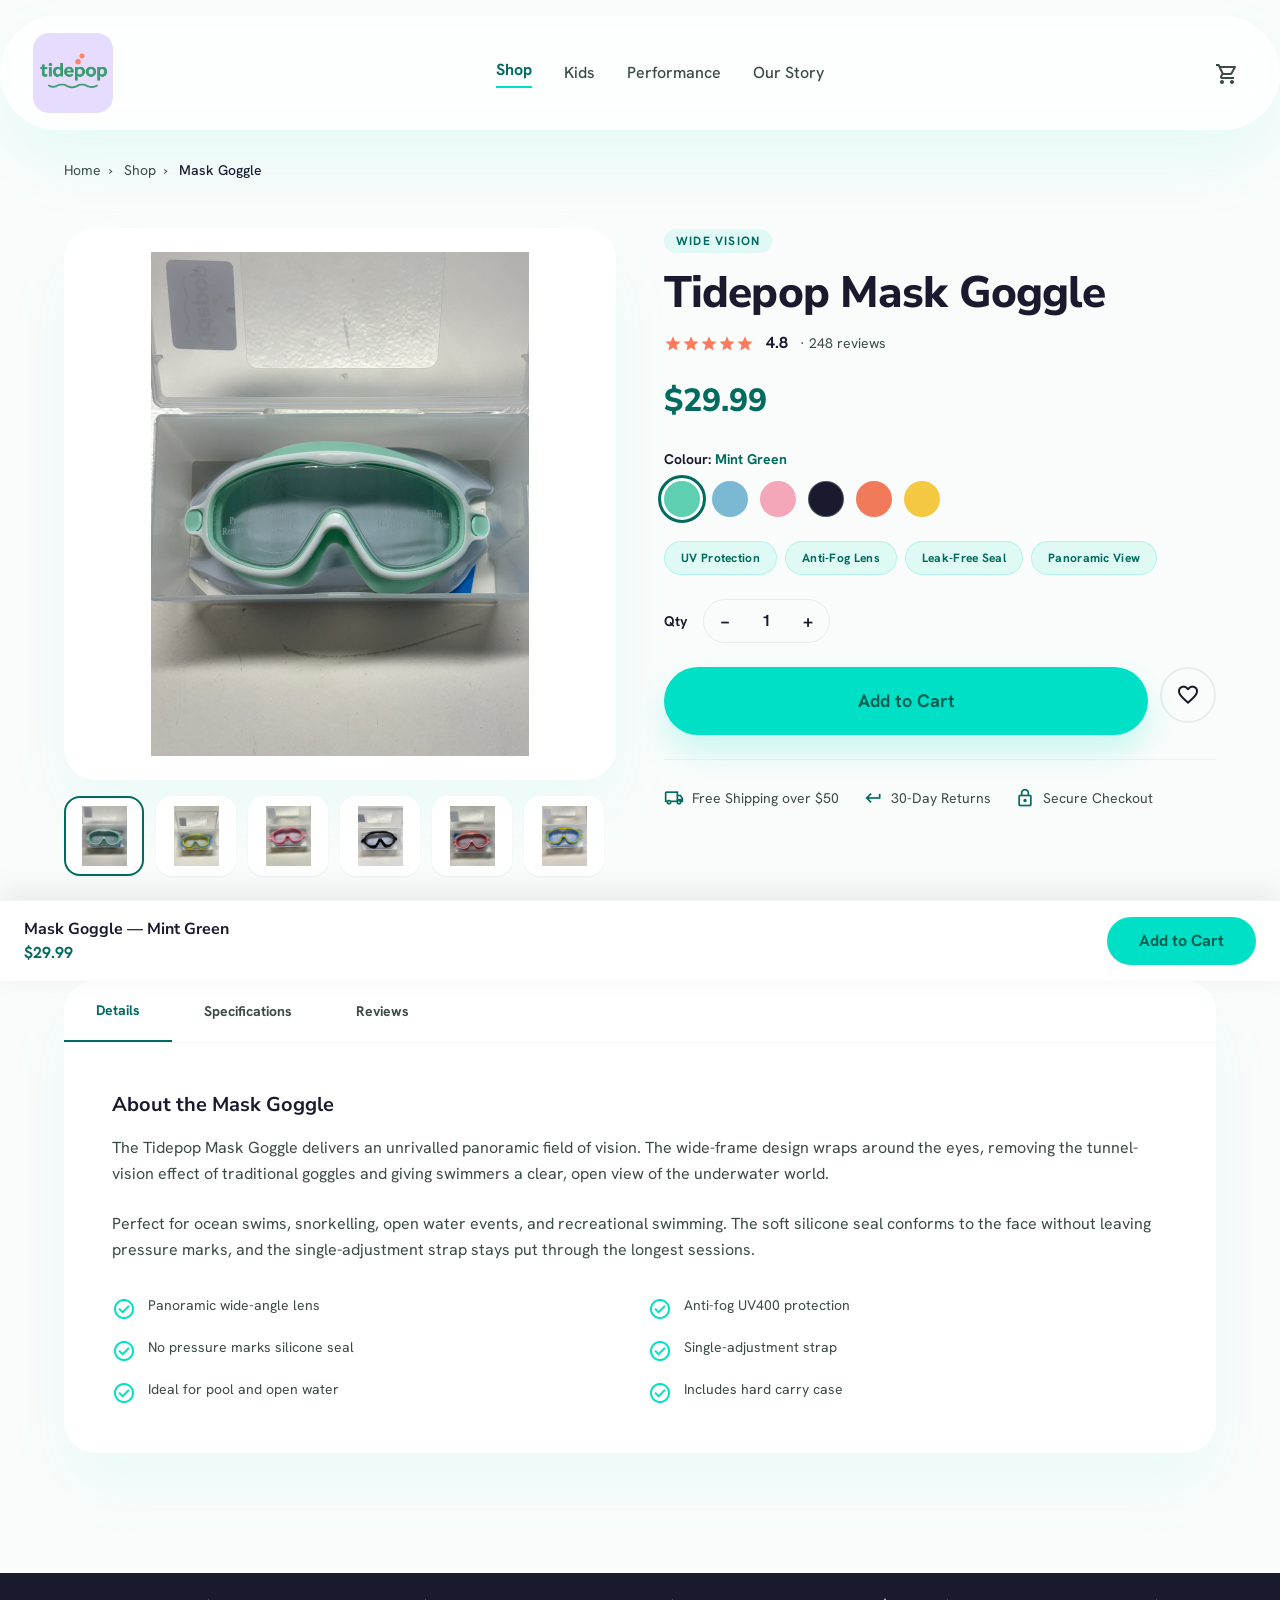
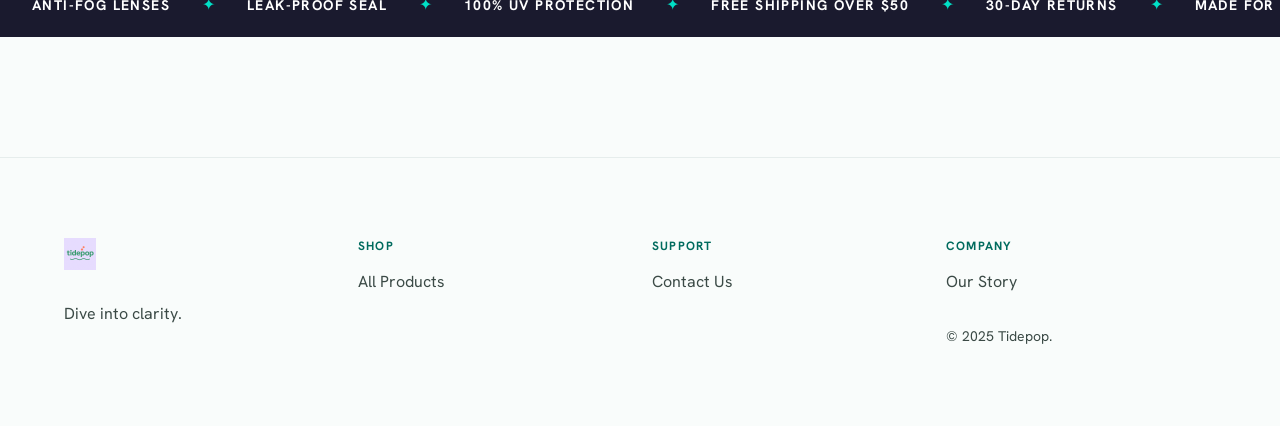
<file: mask.html>
<!DOCTYPE html>
<html class="light" lang="en">
<head>
  <meta charset="UTF-8"/>
  <meta name="viewport" content="width=device-width, initial-scale=1.0"/>
  <title>Mask Goggle — Tidepop</title>
  <link href="https://fonts.googleapis.com/css2?family=Nunito+Sans:wght@700;800;900&family=Hanken+Grotesk:wght@400;500;700&display=swap" rel="stylesheet"/>
  <link href="https://fonts.googleapis.com/css2?family=Material+Symbols+Outlined:wght,FILL@100..700,0..1&display=swap" rel="stylesheet"/>
  <link rel="stylesheet" href="css/tailwind.css"/>
  <style>
    .material-symbols-outlined { font-variation-settings:'FILL' 0,'wght' 400,'GRAD' 0,'opsz' 24; display:inline-block; vertical-align:middle; }
    .fill { font-variation-settings:'FILL' 1,'wght' 400,'GRAD' 0,'opsz' 24; }
    .glass-header { backdrop-filter:blur(20px); -webkit-backdrop-filter:blur(20px); }
    body { font-family:'Hanken Grotesk',sans-serif; background-color:#F9FCFB; }
    @keyframes marquee { from{transform:translateX(0)} to{transform:translateX(-50%)} }
    .marquee-track { animation:marquee 28s linear infinite; width:max-content; }
  </style>
</head>
<body class="text-on-surface overflow-x-hidden">

<!-- Nav -->
<header class="fixed top-0 left-0 right-0 z-50 flex justify-between items-center px-8 py-4 rounded-full mt-4 mx-4 lg:mx-auto max-w-[1280px] bg-white/70 glass-header border border-white/20 shadow-[0_32px_64px_rgba(0,224,198,0.08)]">
  <a href="index.html"><img alt="Tidepop" class="h-20 w-auto object-contain rounded-2xl" src="images/brand/tidepop_logo.png"/></a>
  <nav class="hidden md:flex items-center gap-8">
    <a class="text-primary font-bold border-b-2 border-electric-mint pb-1" href="shop.html">Shop</a>
    <a class="text-on-surface-variant font-medium hover:text-primary transition-colors" href="shop.html">Kids</a>
    <a class="text-on-surface-variant font-medium hover:text-primary transition-colors" href="shop.html">Performance</a>
    <a class="text-on-surface-variant font-medium hover:text-primary transition-colors" href="about.html">Our Story</a>
  </nav>
  <div class="flex items-center gap-2">
    <a href="cart.html" class="relative p-2 text-on-surface-variant hover:scale-105 transition-transform">
      <span class="material-symbols-outlined">shopping_cart</span>
      <span id="cart-badge" class="absolute -top-0.5 -right-0.5 bg-punchy-coral text-white text-[10px] font-bold rounded-full w-4 h-4 items-center justify-center hidden flex">0</span>
    </a>
  </div>
</header>

<main class="mt-32 pb-[120px]">
  <div class="max-w-[1280px] mx-auto px-5 md:px-16 pt-8 pb-4">
    <p class="text-sm text-on-surface-variant">
      <a href="index.html" class="hover:text-primary transition-colors">Home</a><span class="mx-2">›</span>
      <a href="shop.html" class="hover:text-primary transition-colors">Shop</a><span class="mx-2">›</span>
      <span class="text-on-surface font-medium">Mask Goggle</span>
    </p>
  </div>

  <section class="max-w-[1280px] mx-auto px-5 md:px-16 py-8">
    <div class="grid grid-cols-1 md:grid-cols-2 gap-12 items-start">

      <!-- Gallery -->
      <div class="sticky top-32">
        <div class="bg-white rounded-32 p-6 shadow-[0_32px_64px_rgba(0,224,198,0.06)] mb-4 aspect-square flex items-center justify-center overflow-hidden">
          <img id="main-image" src="images/products/mask_teal.jpeg" alt="Mask Goggle" class="w-full h-full object-contain transition-opacity duration-300"/>
        </div>
        <div class="flex gap-3 overflow-x-auto pb-2">
          <button onclick="selectColour(0)" class="thumb flex-shrink-0 w-20 h-20 rounded-2xl bg-white border-2 border-primary overflow-hidden shadow-sm hover:scale-105 transition-transform"><img src="images/products/mask_teal.jpeg" class="w-full h-full object-contain p-2"/></button>
          <button onclick="selectColour(1)" class="thumb flex-shrink-0 w-20 h-20 rounded-2xl bg-white border-2 border-transparent overflow-hidden shadow-sm hover:scale-105 transition-transform"><img src="images/products/mask_Bluerim.jpeg" class="w-full h-full object-contain p-2"/></button>
          <button onclick="selectColour(2)" class="thumb flex-shrink-0 w-20 h-20 rounded-2xl bg-white border-2 border-transparent overflow-hidden shadow-sm hover:scale-105 transition-transform"><img src="images/products/mask_pink.jpeg" class="w-full h-full object-contain p-2"/></button>
          <button onclick="selectColour(3)" class="thumb flex-shrink-0 w-20 h-20 rounded-2xl bg-white border-2 border-transparent overflow-hidden shadow-sm hover:scale-105 transition-transform"><img src="images/products/mask_black.jpeg" class="w-full h-full object-contain p-2"/></button>
          <button onclick="selectColour(4)" class="thumb flex-shrink-0 w-20 h-20 rounded-2xl bg-white border-2 border-transparent overflow-hidden shadow-sm hover:scale-105 transition-transform"><img src="images/products/mask_burntorange.jpeg" class="w-full h-full object-contain p-2"/></button>
          <button onclick="selectColour(5)" class="thumb flex-shrink-0 w-20 h-20 rounded-2xl bg-white border-2 border-transparent overflow-hidden shadow-sm hover:scale-105 transition-transform"><img src="images/products/mask_Yellow.jpeg" class="w-full h-full object-contain p-2"/></button>
        </div>
      </div>

      <!-- Purchase Options -->
      <div>
        <span class="inline-block px-3 py-1 rounded-full bg-electric-mint/10 text-primary text-xs font-bold tracking-widest uppercase mb-4">Wide Vision</span>
        <h1 class="font-headline font-extrabold text-[36px] md:text-[44px] leading-[1.1] tracking-[-0.02em] text-on-surface mb-3">Tidepop Mask Goggle</h1>
        <div class="flex items-center gap-3 mb-5">
          <div class="flex text-punchy-coral">
            <span class="material-symbols-outlined fill text-lg">star</span><span class="material-symbols-outlined fill text-lg">star</span><span class="material-symbols-outlined fill text-lg">star</span><span class="material-symbols-outlined fill text-lg">star</span><span class="material-symbols-outlined fill text-lg">star</span>
          </div>
          <span class="font-bold text-on-surface">4.8</span>
          <span class="text-on-surface-variant text-sm">· 248 reviews</span>
        </div>
        <p class="text-[32px] font-headline font-extrabold text-primary mb-6">$29.99</p>

        <div class="mb-6">
          <p class="text-sm font-bold text-on-surface mb-3">Colour: <span id="selected-colour" class="text-primary">Mint Green</span></p>
          <div class="flex gap-3 flex-wrap">
            <button onclick="selectColour(0)" class="colour-swatch w-9 h-9 rounded-full transition-all hover:scale-110" style="background:#5ECFB1;outline:3px solid #006b5e;outline-offset:3px" title="Mint Green"></button>
            <button onclick="selectColour(1)" class="colour-swatch w-9 h-9 rounded-full transition-all hover:scale-110" style="background:#7BB8D4" title="Baby Blue"></button>
            <button onclick="selectColour(2)" class="colour-swatch w-9 h-9 rounded-full transition-all hover:scale-110" style="background:#F4A7B9" title="Baby Pink"></button>
            <button onclick="selectColour(3)" class="colour-swatch w-9 h-9 rounded-full transition-all hover:scale-110 border border-outline-variant/30" style="background:#1a1a2e" title="Black"></button>
            <button onclick="selectColour(4)" class="colour-swatch w-9 h-9 rounded-full transition-all hover:scale-110" style="background:#F07A5A" title="Coral Pink"></button>
            <button onclick="selectColour(5)" class="colour-swatch w-9 h-9 rounded-full transition-all hover:scale-110" style="background:#F5C842" title="Yellow"></button>
          </div>
        </div>

        <div class="flex flex-wrap gap-2 mb-6">
          <span class="px-4 py-2 rounded-full bg-electric-mint/10 text-primary text-xs font-bold tracking-wide border border-electric-mint/20">UV Protection</span>
          <span class="px-4 py-2 rounded-full bg-electric-mint/10 text-primary text-xs font-bold tracking-wide border border-electric-mint/20">Anti-Fog Lens</span>
          <span class="px-4 py-2 rounded-full bg-electric-mint/10 text-primary text-xs font-bold tracking-wide border border-electric-mint/20">Leak-Free Seal</span>
          <span class="px-4 py-2 rounded-full bg-electric-mint/10 text-primary text-xs font-bold tracking-wide border border-electric-mint/20">Panoramic View</span>
        </div>

        <div class="flex items-center gap-4 mb-6">
          <p class="text-sm font-bold text-on-surface">Qty</p>
          <div class="flex items-center border border-outline-variant/30 rounded-full overflow-hidden">
            <button onclick="changeQty(-1)" class="px-4 py-3 text-on-surface hover:bg-surface-low transition-colors font-bold text-lg leading-none">−</button>
            <span id="qty-display" class="px-4 font-bold text-on-surface min-w-[2rem] text-center">1</span>
            <button onclick="changeQty(1)" class="px-4 py-3 text-on-surface hover:bg-surface-low transition-colors font-bold text-lg leading-none">+</button>
          </div>
        </div>

        <div class="flex gap-3 mb-6">
          <button id="main-atc" data-product="mask" onclick="handleAddToCart()" class="flex-1 py-5 bg-electric-mint text-on-primary-container font-bold rounded-full text-lg shadow-[0_16px_32px_rgba(0,224,198,0.2)] hover:scale-[1.02] transition-transform">Add to Cart</button>
          <button class="w-14 h-14 rounded-full border-2 border-outline-variant/30 flex items-center justify-center hover:border-punchy-coral hover:text-punchy-coral transition-all" title="Wishlist"><span class="material-symbols-outlined">favorite</span></button>
        </div>

        <div class="flex flex-wrap gap-6 py-6 border-t border-outline-variant/20">
          <div class="flex items-center gap-2 text-sm text-on-surface-variant"><span class="material-symbols-outlined text-primary text-xl">local_shipping</span>Free Shipping over $50</div>
          <div class="flex items-center gap-2 text-sm text-on-surface-variant"><span class="material-symbols-outlined text-primary text-xl">keyboard_return</span>30-Day Returns</div>
          <div class="flex items-center gap-2 text-sm text-on-surface-variant"><span class="material-symbols-outlined text-primary text-xl">lock</span>Secure Checkout</div>
        </div>
      </div>
    </div>
  </section>

  <!-- Tabs -->
  <section class="max-w-[1280px] mx-auto px-5 md:px-16 mt-16">
    <div class="bg-white rounded-32 shadow-[0_32px_64px_rgba(0,224,198,0.06)] overflow-hidden">
      <div class="flex border-b border-outline-variant/20">
        <button id="btn-details" onclick="showTab('details')" class="tab-btn px-8 py-5 font-bold text-sm text-primary transition-all" style="border-bottom:2px solid #006b5e">Details</button>
        <button id="btn-specs" onclick="showTab('specs')" class="tab-btn px-8 py-5 font-bold text-sm text-on-surface-variant hover:text-primary transition-all">Specifications</button>
        <button id="btn-reviews" onclick="showTab('reviews')" class="tab-btn px-8 py-5 font-bold text-sm text-on-surface-variant hover:text-primary transition-all">Reviews</button>
      </div>
      <div class="p-8 md:p-12">
        <div id="tab-details" class="tab-panel">
          <h3 class="font-headline font-bold text-xl mb-4">About the Mask Goggle</h3>
          <p class="text-on-surface-variant leading-relaxed mb-6">The Tidepop Mask Goggle delivers an unrivalled panoramic field of vision. The wide-frame design wraps around the eyes, removing the tunnel-vision effect of traditional goggles and giving swimmers a clear, open view of the underwater world.</p>
          <p class="text-on-surface-variant leading-relaxed mb-6">Perfect for ocean swims, snorkelling, open water events, and recreational swimming. The soft silicone seal conforms to the face without leaving pressure marks, and the single-adjustment strap stays put through the longest sessions.</p>
          <div class="grid grid-cols-1 sm:grid-cols-2 gap-4 mt-8">
            <div class="flex gap-3 items-start"><span class="material-symbols-outlined text-electric-mint mt-0.5">check_circle</span><p class="text-sm text-on-surface-variant">Panoramic wide-angle lens</p></div>
            <div class="flex gap-3 items-start"><span class="material-symbols-outlined text-electric-mint mt-0.5">check_circle</span><p class="text-sm text-on-surface-variant">Anti-fog UV400 protection</p></div>
            <div class="flex gap-3 items-start"><span class="material-symbols-outlined text-electric-mint mt-0.5">check_circle</span><p class="text-sm text-on-surface-variant">No pressure marks silicone seal</p></div>
            <div class="flex gap-3 items-start"><span class="material-symbols-outlined text-electric-mint mt-0.5">check_circle</span><p class="text-sm text-on-surface-variant">Single-adjustment strap</p></div>
            <div class="flex gap-3 items-start"><span class="material-symbols-outlined text-electric-mint mt-0.5">check_circle</span><p class="text-sm text-on-surface-variant">Ideal for pool and open water</p></div>
            <div class="flex gap-3 items-start"><span class="material-symbols-outlined text-electric-mint mt-0.5">check_circle</span><p class="text-sm text-on-surface-variant">Includes hard carry case</p></div>
          </div>
        </div>
        <div id="tab-specs" class="tab-panel hidden">
          <h3 class="font-headline font-bold text-xl mb-6">Specifications</h3>
          <table class="w-full text-sm">
            <tbody class="divide-y divide-outline-variant/20">
              <tr><td class="py-3 font-bold text-on-surface w-1/3">Age Range</td><td class="py-3 text-on-surface-variant">5 years and up</td></tr>
              <tr><td class="py-3 font-bold text-on-surface">Lens Type</td><td class="py-3 text-on-surface-variant">Panoramic anti-fog, UV400 polycarbonate</td></tr>
              <tr><td class="py-3 font-bold text-on-surface">Seal Material</td><td class="py-3 text-on-surface-variant">Medical-grade silicone</td></tr>
              <tr><td class="py-3 font-bold text-on-surface">Strap</td><td class="py-3 text-on-surface-variant">Single-adjustment</td></tr>
              <tr><td class="py-3 font-bold text-on-surface">Frame</td><td class="py-3 text-on-surface-variant">ABS plastic</td></tr>
              <tr><td class="py-3 font-bold text-on-surface">Weight</td><td class="py-3 text-on-surface-variant">52g</td></tr>
              <tr><td class="py-3 font-bold text-on-surface">Available Colours</td><td class="py-3 text-on-surface-variant">6 — Mint Green, Baby Blue, Baby Pink, Black, Coral Pink, Yellow</td></tr>
              <tr><td class="py-3 font-bold text-on-surface">In the Box</td><td class="py-3 text-on-surface-variant">Goggle, hard carry case</td></tr>
            </tbody>
          </table>
        </div>
        <div id="tab-reviews" class="tab-panel hidden">
          <div class="flex items-center gap-4 mb-8">
            <div><p class="font-headline font-extrabold text-[48px] leading-none text-on-surface">4.8</p>
            <div class="flex text-punchy-coral mt-1"><span class="material-symbols-outlined fill">star</span><span class="material-symbols-outlined fill">star</span><span class="material-symbols-outlined fill">star</span><span class="material-symbols-outlined fill">star</span><span class="material-symbols-outlined fill">star</span></div></div>
            <p class="text-on-surface-variant text-sm">Based on 248 reviews</p>
          </div>
          <div class="border-b border-outline-variant/20 pb-6">
            <div class="flex items-center gap-3 mb-2">
              <div class="w-9 h-9 rounded-full bg-punchy-coral/20 flex items-center justify-center"><span class="font-bold text-punchy-coral text-xs">LR</span></div>
              <div><p class="font-bold text-sm">Linda R.</p><p class="text-xs text-on-surface-variant">Verified Customer</p></div>
              <div class="flex text-punchy-coral ml-auto"><span class="material-symbols-outlined fill text-sm">star</span><span class="material-symbols-outlined fill text-sm">star</span><span class="material-symbols-outlined fill text-sm">star</span><span class="material-symbols-outlined fill text-sm">star</span><span class="material-symbols-outlined fill text-sm">star</span></div>
            </div>
            <p class="font-bold text-on-surface mb-1">"She won't take them off."</p>
            <p class="text-on-surface-variant text-sm leading-relaxed">The colours are incredible! My daughter loves her Mask set and she looks so confident in the water now.</p>
          </div>
        </div>
      </div>
    </div>
  </section>

  <section class="bg-[#1a1a2e] py-5 overflow-hidden mt-[120px]">
    <div class="marquee-track flex items-center gap-0">
      <span class="text-white font-bold text-sm tracking-widest uppercase whitespace-nowrap px-8">Anti-Fog Lenses</span><span class="text-electric-mint">✦</span>
      <span class="text-white font-bold text-sm tracking-widest uppercase whitespace-nowrap px-8">Leak-Proof Seal</span><span class="text-electric-mint">✦</span>
      <span class="text-white font-bold text-sm tracking-widest uppercase whitespace-nowrap px-8">100% UV Protection</span><span class="text-electric-mint">✦</span>
      <span class="text-white font-bold text-sm tracking-widest uppercase whitespace-nowrap px-8">Free Shipping Over $50</span><span class="text-electric-mint">✦</span>
      <span class="text-white font-bold text-sm tracking-widest uppercase whitespace-nowrap px-8">30-Day Returns</span><span class="text-electric-mint">✦</span>
      <span class="text-white font-bold text-sm tracking-widest uppercase whitespace-nowrap px-8">Made for the Water</span><span class="text-electric-mint">✦</span>
      <span class="text-white font-bold text-sm tracking-widest uppercase whitespace-nowrap px-8">Anti-Fog Lenses</span><span class="text-electric-mint">✦</span>
      <span class="text-white font-bold text-sm tracking-widest uppercase whitespace-nowrap px-8">Leak-Proof Seal</span><span class="text-electric-mint">✦</span>
      <span class="text-white font-bold text-sm tracking-widest uppercase whitespace-nowrap px-8">100% UV Protection</span><span class="text-electric-mint">✦</span>
      <span class="text-white font-bold text-sm tracking-widest uppercase whitespace-nowrap px-8">Free Shipping Over $50</span><span class="text-electric-mint">✦</span>
      <span class="text-white font-bold text-sm tracking-widest uppercase whitespace-nowrap px-8">30-Day Returns</span><span class="text-electric-mint">✦</span>
      <span class="text-white font-bold text-sm tracking-widest uppercase whitespace-nowrap px-8">Made for the Water</span><span class="text-electric-mint">✦</span>
    </div>
  </section>
</main>

<footer class="border-t border-outline-variant/30 bg-ice-white">
  <div class="max-w-[1280px] mx-auto px-5 md:px-16 py-20 grid grid-cols-1 md:grid-cols-4 gap-6">
    <div class="flex flex-col gap-6"><img alt="Tidepop" class="h-8 w-auto object-contain self-start mb-2" src="images/brand/tidepop_logo.png"/><p class="text-on-surface-variant">Dive into clarity.</p></div>
    <div class="flex flex-col gap-4"><p class="text-xs font-bold tracking-widest uppercase text-primary">Shop</p><a class="text-on-surface-variant hover:text-primary transition-colors" href="shop.html">All Products</a></div>
    <div class="flex flex-col gap-4"><p class="text-xs font-bold tracking-widest uppercase text-primary">Support</p><a class="text-on-surface-variant hover:text-primary transition-colors" href="contact.html">Contact Us</a></div>
    <div class="flex flex-col gap-4"><p class="text-xs font-bold tracking-widest uppercase text-primary">Company</p><a class="text-on-surface-variant hover:text-primary transition-colors" href="about.html">Our Story</a><p class="text-on-surface-variant text-sm mt-4">© 2025 Tidepop.</p></div>
  </div>
</footer>

<div id="sticky-bar" class="fixed bottom-0 left-0 right-0 z-40 bg-white border-t border-outline-variant/20 px-6 py-4 flex items-center justify-between shadow-[0_-8px_32px_rgba(0,0,0,0.08)] translate-y-full" style="transition:transform 0.3s ease">
  <div><p class="font-headline font-bold text-on-surface">Mask Goggle — <span id="sticky-colour">Mint Green</span></p><p class="text-primary font-bold">$29.99</p></div>
  <button onclick="handleAddToCart()" class="px-8 py-3 bg-electric-mint text-on-primary-container font-bold rounded-full hover:scale-105 transition-transform">Add to Cart</button>
</div>

<script src="js/cart.js"></script>
<script src="js/tidepop-tracking.js"></script>
<script>
  const PRODUCT = {
    name:'Tidepop Mask Goggle', price:29.99,
    colours:[
      {id:6, name:'Mint Green',  image:'images/products/mask_teal.jpeg'},
      {id:7, name:'Baby Blue',   image:'images/products/mask_Bluerim.jpeg'},
      {id:8, name:'Baby Pink',   image:'images/products/mask_pink.jpeg'},
      {id:9, name:'Black',       image:'images/products/mask_black.jpeg'},
      {id:10,name:'Coral Pink',  image:'images/products/mask_burntorange.jpeg'},
      {id:11,name:'Yellow',      image:'images/products/mask_Yellow.jpeg'},
    ]
  };
  let selectedColour = PRODUCT.colours[0], qty = 1;

  function selectColour(i) {
    selectedColour = PRODUCT.colours[i];
    const img = document.getElementById('main-image');
    img.style.opacity='0'; setTimeout(()=>{ img.src=selectedColour.image; img.style.opacity='1'; },200);
    document.getElementById('selected-colour').textContent = selectedColour.name;
    document.getElementById('sticky-colour').textContent = selectedColour.name;
    document.querySelectorAll('.colour-swatch').forEach((el,idx)=>{ el.style.outline=idx===i?'3px solid #006b5e':'none'; el.style.outlineOffset='3px'; });
    document.querySelectorAll('.thumb').forEach((el,idx)=>{ el.style.borderColor=idx===i?'#006b5e':'transparent'; });
  }

  function changeQty(d){ qty=Math.max(1,qty+d); document.getElementById('qty-display').textContent=qty; }
  function handleAddToCart(){ addToCart({id:selectedColour.id,name:PRODUCT.name,variation:selectedColour.name,price:PRODUCT.price,image:selectedColour.image,qty}); }
  function showTab(tab){
    document.querySelectorAll('.tab-panel').forEach(p=>p.classList.add('hidden'));
    document.getElementById(`tab-${tab}`).classList.remove('hidden');
    document.querySelectorAll('.tab-btn').forEach(b=>{ const a=b.id===`btn-${tab}`; b.style.borderBottom=a?'2px solid #006b5e':'none'; b.style.color=a?'#006b5e':'#3b4a46'; });
  }
  const obs=new IntersectionObserver(([e])=>{ document.getElementById('sticky-bar').style.transform=e.isIntersecting?'translateY(100%)':'translateY(0)'; },{threshold:0});
  obs.observe(document.getElementById('main-atc'));
</script>
</body>
</html>
</file>
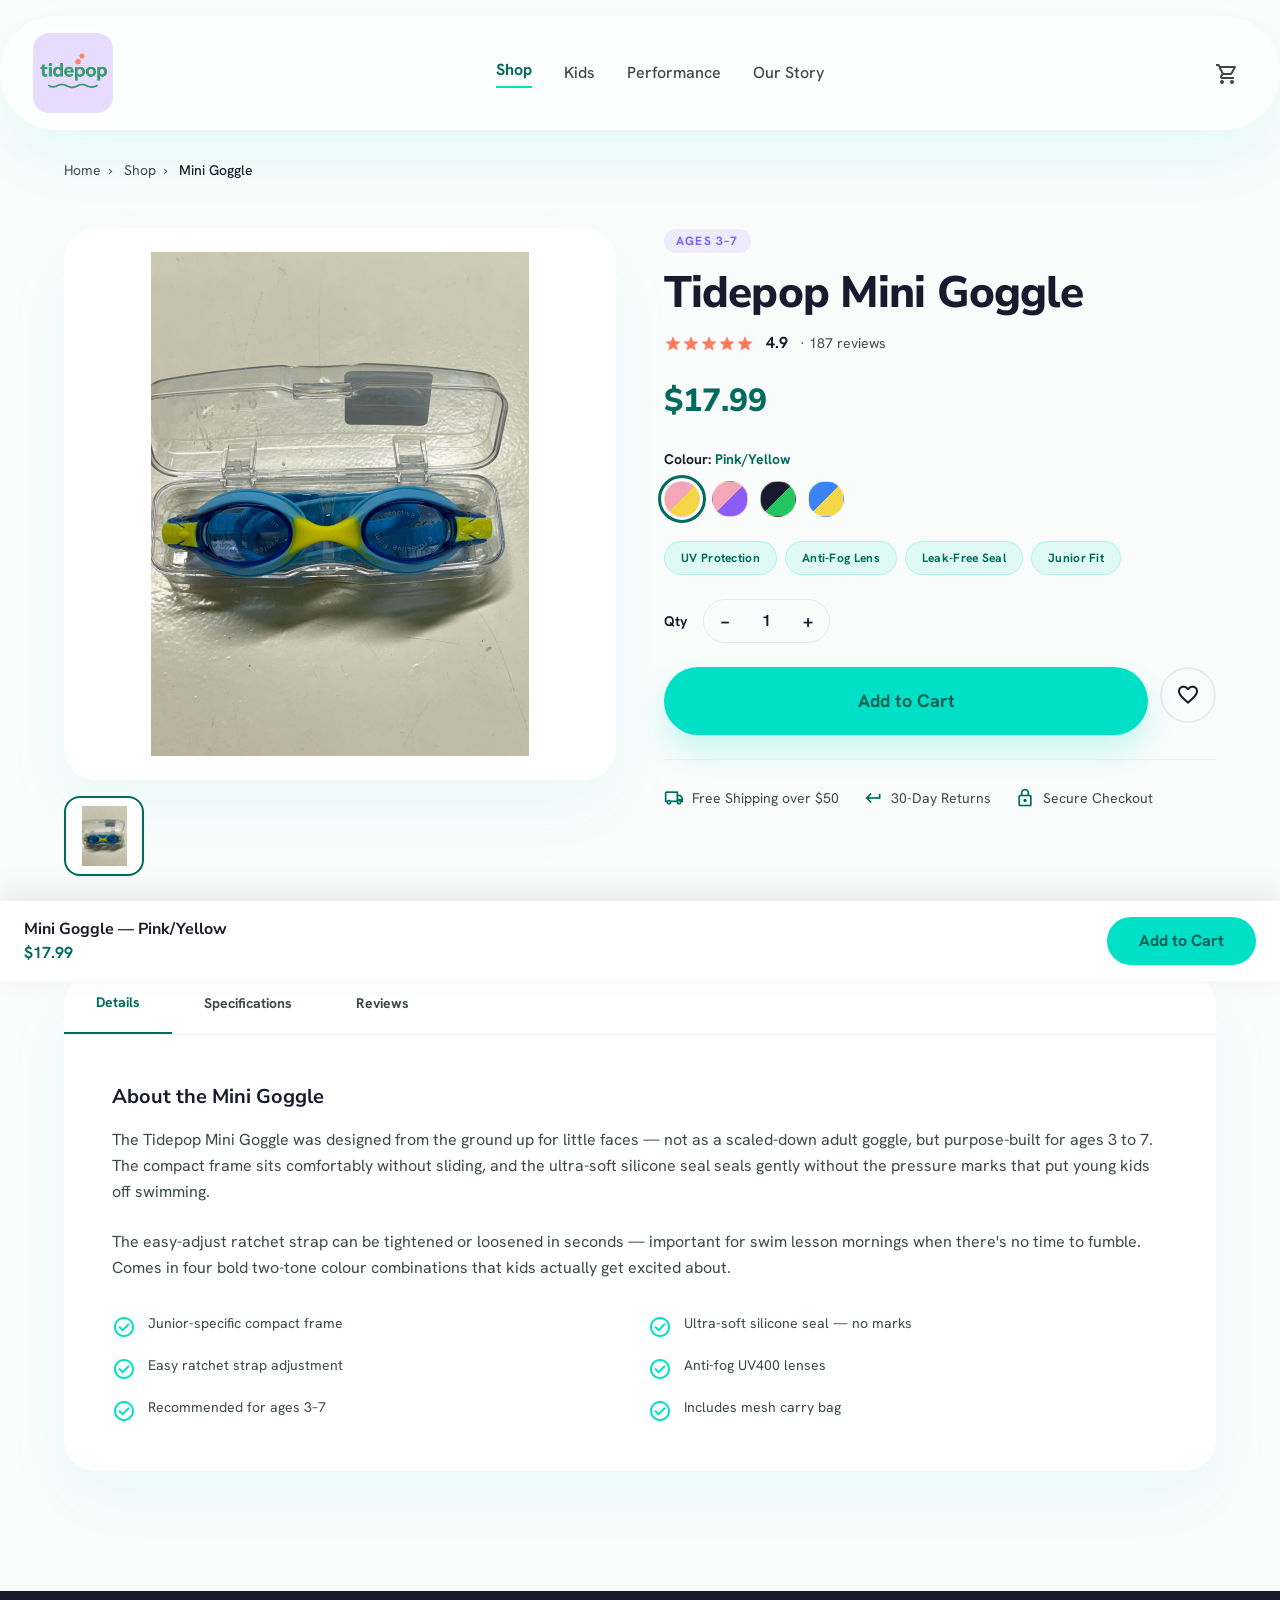
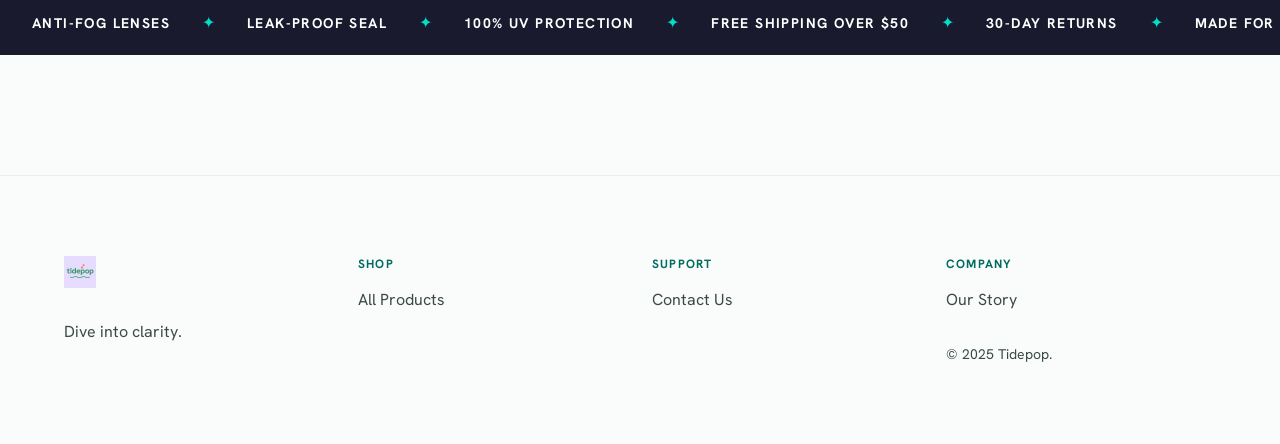
<file: mini.html>
<!DOCTYPE html>
<html class="light" lang="en">
<head>
  <meta charset="UTF-8"/>
  <meta name="viewport" content="width=device-width, initial-scale=1.0"/>
  <title>Mini Goggle — Tidepop</title>
  <link href="https://fonts.googleapis.com/css2?family=Nunito+Sans:wght@700;800;900&family=Hanken+Grotesk:wght@400;500;700&display=swap" rel="stylesheet"/>
  <link href="https://fonts.googleapis.com/css2?family=Material+Symbols+Outlined:wght,FILL@100..700,0..1&display=swap" rel="stylesheet"/>
  <link rel="stylesheet" href="css/tailwind.css"/>
  <style>
    .material-symbols-outlined { font-variation-settings:'FILL' 0,'wght' 400,'GRAD' 0,'opsz' 24; display:inline-block; vertical-align:middle; }
    .fill { font-variation-settings:'FILL' 1,'wght' 400,'GRAD' 0,'opsz' 24; }
    .glass-header { backdrop-filter:blur(20px); -webkit-backdrop-filter:blur(20px); }
    body { font-family:'Hanken Grotesk',sans-serif; background-color:#F9FCFB; }
    @keyframes marquee { from{transform:translateX(0)} to{transform:translateX(-50%)} }
    .marquee-track { animation:marquee 28s linear infinite; width:max-content; }
  </style>
</head>
<body class="text-on-surface overflow-x-hidden">

<!-- Nav -->
<header class="fixed top-0 left-0 right-0 z-50 flex justify-between items-center px-8 py-4 rounded-full mt-4 mx-4 lg:mx-auto max-w-[1280px] bg-white/70 glass-header border border-white/20 shadow-[0_32px_64px_rgba(0,224,198,0.08)]">
  <a href="index.html"><img alt="Tidepop" class="h-20 w-auto object-contain rounded-2xl" src="images/brand/tidepop_logo.png"/></a>
  <nav class="hidden md:flex items-center gap-8">
    <a class="text-primary font-bold border-b-2 border-electric-mint pb-1" href="shop.html">Shop</a>
    <a class="text-on-surface-variant font-medium hover:text-primary transition-colors" href="shop.html">Kids</a>
    <a class="text-on-surface-variant font-medium hover:text-primary transition-colors" href="shop.html">Performance</a>
    <a class="text-on-surface-variant font-medium hover:text-primary transition-colors" href="about.html">Our Story</a>
  </nav>
  <div class="flex items-center gap-2">
    <a href="cart.html" class="relative p-2 text-on-surface-variant hover:scale-105 transition-transform">
      <span class="material-symbols-outlined">shopping_cart</span>
      <span id="cart-badge" class="absolute -top-0.5 -right-0.5 bg-punchy-coral text-white text-[10px] font-bold rounded-full w-4 h-4 items-center justify-center hidden flex">0</span>
    </a>
  </div>
</header>

<main class="mt-32 pb-[120px]">
  <div class="max-w-[1280px] mx-auto px-5 md:px-16 pt-8 pb-4">
    <p class="text-sm text-on-surface-variant">
      <a href="index.html" class="hover:text-primary transition-colors">Home</a><span class="mx-2">›</span>
      <a href="shop.html" class="hover:text-primary transition-colors">Shop</a><span class="mx-2">›</span>
      <span class="text-on-surface font-medium">Mini Goggle</span>
    </p>
  </div>

  <section class="max-w-[1280px] mx-auto px-5 md:px-16 py-8">
    <div class="grid grid-cols-1 md:grid-cols-2 gap-12 items-start">

      <!-- Gallery -->
      <div class="sticky top-32">
        <div class="bg-white rounded-32 p-6 shadow-[0_32px_64px_rgba(0,224,198,0.06)] mb-4 aspect-square flex items-center justify-center overflow-hidden">
          <img id="main-image" src="images/products/mini_goggle.jpeg" alt="Mini Goggle" class="w-full h-full object-contain"/>
        </div>
        <div class="flex gap-3">
          <button onclick="selectColour(0)" class="thumb flex-shrink-0 w-20 h-20 rounded-2xl bg-white border-2 border-primary overflow-hidden shadow-sm hover:scale-105 transition-transform"><img src="images/products/mini_goggle.jpeg" class="w-full h-full object-contain p-2"/></button>
        </div>
      </div>

      <!-- Purchase Options -->
      <div>
        <span class="inline-block px-3 py-1 rounded-full bg-vivid-lavender/10 text-vivid-lavender text-xs font-bold tracking-widest uppercase mb-4">Ages 3–7</span>
        <h1 class="font-headline font-extrabold text-[36px] md:text-[44px] leading-[1.1] tracking-[-0.02em] text-on-surface mb-3">Tidepop Mini Goggle</h1>
        <div class="flex items-center gap-3 mb-5">
          <div class="flex text-punchy-coral">
            <span class="material-symbols-outlined fill text-lg">star</span><span class="material-symbols-outlined fill text-lg">star</span><span class="material-symbols-outlined fill text-lg">star</span><span class="material-symbols-outlined fill text-lg">star</span><span class="material-symbols-outlined fill text-lg">star</span>
          </div>
          <span class="font-bold text-on-surface">4.9</span>
          <span class="text-on-surface-variant text-sm">· 187 reviews</span>
        </div>
        <p class="text-[32px] font-headline font-extrabold text-primary mb-6">$17.99</p>

        <div class="mb-6">
          <p class="text-sm font-bold text-on-surface mb-3">Colour: <span id="selected-colour" class="text-primary">Pink/Yellow</span></p>
          <div class="flex gap-3 flex-wrap">
            <button onclick="selectColour(0)" class="colour-swatch w-9 h-9 rounded-full transition-all hover:scale-110 border border-white/20" style="background:linear-gradient(135deg,#F4A7B9 50%,#F5D647 50%);outline:3px solid #006b5e;outline-offset:3px" title="Pink/Yellow"></button>
            <button onclick="selectColour(1)" class="colour-swatch w-9 h-9 rounded-full transition-all hover:scale-110 border border-white/20" style="background:linear-gradient(135deg,#F4A7B9 50%,#8B5CF6 50%)" title="Pink/Purple"></button>
            <button onclick="selectColour(2)" class="colour-swatch w-9 h-9 rounded-full transition-all hover:scale-110 border border-white/20" style="background:linear-gradient(135deg,#1a1a2e 50%,#22c55e 50%)" title="Black/Green"></button>
            <button onclick="selectColour(3)" class="colour-swatch w-9 h-9 rounded-full transition-all hover:scale-110 border border-white/20" style="background:linear-gradient(135deg,#3B82F6 50%,#F5D647 50%)" title="Blue/Yellow"></button>
          </div>
        </div>

        <div class="flex flex-wrap gap-2 mb-6">
          <span class="px-4 py-2 rounded-full bg-electric-mint/10 text-primary text-xs font-bold tracking-wide border border-electric-mint/20">UV Protection</span>
          <span class="px-4 py-2 rounded-full bg-electric-mint/10 text-primary text-xs font-bold tracking-wide border border-electric-mint/20">Anti-Fog Lens</span>
          <span class="px-4 py-2 rounded-full bg-electric-mint/10 text-primary text-xs font-bold tracking-wide border border-electric-mint/20">Leak-Free Seal</span>
          <span class="px-4 py-2 rounded-full bg-electric-mint/10 text-primary text-xs font-bold tracking-wide border border-electric-mint/20">Junior Fit</span>
        </div>

        <div class="flex items-center gap-4 mb-6">
          <p class="text-sm font-bold text-on-surface">Qty</p>
          <div class="flex items-center border border-outline-variant/30 rounded-full overflow-hidden">
            <button onclick="changeQty(-1)" class="px-4 py-3 text-on-surface hover:bg-surface-low transition-colors font-bold text-lg leading-none">−</button>
            <span id="qty-display" class="px-4 font-bold text-on-surface min-w-[2rem] text-center">1</span>
            <button onclick="changeQty(1)" class="px-4 py-3 text-on-surface hover:bg-surface-low transition-colors font-bold text-lg leading-none">+</button>
          </div>
        </div>

        <div class="flex gap-3 mb-6">
          <button id="main-atc" data-product="mini" onclick="handleAddToCart()" class="flex-1 py-5 bg-electric-mint text-on-primary-container font-bold rounded-full text-lg shadow-[0_16px_32px_rgba(0,224,198,0.2)] hover:scale-[1.02] transition-transform">Add to Cart</button>
          <button class="w-14 h-14 rounded-full border-2 border-outline-variant/30 flex items-center justify-center hover:border-punchy-coral hover:text-punchy-coral transition-all" title="Wishlist"><span class="material-symbols-outlined">favorite</span></button>
        </div>

        <div class="flex flex-wrap gap-6 py-6 border-t border-outline-variant/20">
          <div class="flex items-center gap-2 text-sm text-on-surface-variant"><span class="material-symbols-outlined text-primary text-xl">local_shipping</span>Free Shipping over $50</div>
          <div class="flex items-center gap-2 text-sm text-on-surface-variant"><span class="material-symbols-outlined text-primary text-xl">keyboard_return</span>30-Day Returns</div>
          <div class="flex items-center gap-2 text-sm text-on-surface-variant"><span class="material-symbols-outlined text-primary text-xl">lock</span>Secure Checkout</div>
        </div>
      </div>
    </div>
  </section>

  <!-- Tabs -->
  <section class="max-w-[1280px] mx-auto px-5 md:px-16 mt-16">
    <div class="bg-white rounded-32 shadow-[0_32px_64px_rgba(0,224,198,0.06)] overflow-hidden">
      <div class="flex border-b border-outline-variant/20">
        <button id="btn-details" onclick="showTab('details')" class="tab-btn px-8 py-5 font-bold text-sm text-primary transition-all" style="border-bottom:2px solid #006b5e">Details</button>
        <button id="btn-specs" onclick="showTab('specs')" class="tab-btn px-8 py-5 font-bold text-sm text-on-surface-variant hover:text-primary transition-all">Specifications</button>
        <button id="btn-reviews" onclick="showTab('reviews')" class="tab-btn px-8 py-5 font-bold text-sm text-on-surface-variant hover:text-primary transition-all">Reviews</button>
      </div>
      <div class="p-8 md:p-12">
        <div id="tab-details" class="tab-panel">
          <h3 class="font-headline font-bold text-xl mb-4">About the Mini Goggle</h3>
          <p class="text-on-surface-variant leading-relaxed mb-6">The Tidepop Mini Goggle was designed from the ground up for little faces — not as a scaled-down adult goggle, but purpose-built for ages 3 to 7. The compact frame sits comfortably without sliding, and the ultra-soft silicone seal seals gently without the pressure marks that put young kids off swimming.</p>
          <p class="text-on-surface-variant leading-relaxed mb-6">The easy-adjust ratchet strap can be tightened or loosened in seconds — important for swim lesson mornings when there's no time to fumble. Comes in four bold two-tone colour combinations that kids actually get excited about.</p>
          <div class="grid grid-cols-1 sm:grid-cols-2 gap-4 mt-8">
            <div class="flex gap-3 items-start"><span class="material-symbols-outlined text-electric-mint mt-0.5">check_circle</span><p class="text-sm text-on-surface-variant">Junior-specific compact frame</p></div>
            <div class="flex gap-3 items-start"><span class="material-symbols-outlined text-electric-mint mt-0.5">check_circle</span><p class="text-sm text-on-surface-variant">Ultra-soft silicone seal — no marks</p></div>
            <div class="flex gap-3 items-start"><span class="material-symbols-outlined text-electric-mint mt-0.5">check_circle</span><p class="text-sm text-on-surface-variant">Easy ratchet strap adjustment</p></div>
            <div class="flex gap-3 items-start"><span class="material-symbols-outlined text-electric-mint mt-0.5">check_circle</span><p class="text-sm text-on-surface-variant">Anti-fog UV400 lenses</p></div>
            <div class="flex gap-3 items-start"><span class="material-symbols-outlined text-electric-mint mt-0.5">check_circle</span><p class="text-sm text-on-surface-variant">Recommended for ages 3–7</p></div>
            <div class="flex gap-3 items-start"><span class="material-symbols-outlined text-electric-mint mt-0.5">check_circle</span><p class="text-sm text-on-surface-variant">Includes mesh carry bag</p></div>
          </div>
        </div>
        <div id="tab-specs" class="tab-panel hidden">
          <h3 class="font-headline font-bold text-xl mb-6">Specifications</h3>
          <table class="w-full text-sm">
            <tbody class="divide-y divide-outline-variant/20">
              <tr><td class="py-3 font-bold text-on-surface w-1/3">Age Range</td><td class="py-3 text-on-surface-variant">3–7 years</td></tr>
              <tr><td class="py-3 font-bold text-on-surface">Lens Type</td><td class="py-3 text-on-surface-variant">Anti-fog, UV400 polycarbonate</td></tr>
              <tr><td class="py-3 font-bold text-on-surface">Seal Material</td><td class="py-3 text-on-surface-variant">Ultra-soft medical-grade silicone</td></tr>
              <tr><td class="py-3 font-bold text-on-surface">Strap</td><td class="py-3 text-on-surface-variant">Easy-adjust ratchet</td></tr>
              <tr><td class="py-3 font-bold text-on-surface">Frame</td><td class="py-3 text-on-surface-variant">Junior-sized polycarbonate</td></tr>
              <tr><td class="py-3 font-bold text-on-surface">Weight</td><td class="py-3 text-on-surface-variant">28g</td></tr>
              <tr><td class="py-3 font-bold text-on-surface">Available Colours</td><td class="py-3 text-on-surface-variant">4 — Pink/Yellow, Pink/Purple, Black/Green, Blue/Yellow</td></tr>
              <tr><td class="py-3 font-bold text-on-surface">In the Box</td><td class="py-3 text-on-surface-variant">Goggle, mesh carry bag</td></tr>
            </tbody>
          </table>
        </div>
        <div id="tab-reviews" class="tab-panel hidden">
          <div class="flex items-center gap-4 mb-8">
            <div><p class="font-headline font-extrabold text-[48px] leading-none text-on-surface">4.9</p>
            <div class="flex text-punchy-coral mt-1"><span class="material-symbols-outlined fill">star</span><span class="material-symbols-outlined fill">star</span><span class="material-symbols-outlined fill">star</span><span class="material-symbols-outlined fill">star</span><span class="material-symbols-outlined fill">star</span></div></div>
            <p class="text-on-surface-variant text-sm">Based on 187 reviews</p>
          </div>
          <div class="border-b border-outline-variant/20 pb-6">
            <div class="flex items-center gap-3 mb-2">
              <div class="w-9 h-9 rounded-full bg-electric-mint/20 flex items-center justify-center"><span class="font-bold text-primary text-xs">SJ</span></div>
              <div><p class="font-bold text-sm">Sarah J.</p><p class="text-xs text-on-surface-variant">Mum of 3 · Verified Purchase</p></div>
              <div class="flex text-punchy-coral ml-auto"><span class="material-symbols-outlined fill text-sm">star</span><span class="material-symbols-outlined fill text-sm">star</span><span class="material-symbols-outlined fill text-sm">star</span><span class="material-symbols-outlined fill text-sm">star</span><span class="material-symbols-outlined fill text-sm">star</span></div>
            </div>
            <p class="font-bold text-on-surface mb-1">"My 4-year-old refuses to take them off."</p>
            <p class="text-on-surface-variant text-sm leading-relaxed">Best purchase we've made for swimming lessons. She wears them proudly and her confidence in the water has doubled.</p>
          </div>
        </div>
      </div>
    </div>
  </section>

  <section class="bg-[#1a1a2e] py-5 overflow-hidden mt-[120px]">
    <div class="marquee-track flex items-center gap-0">
      <span class="text-white font-bold text-sm tracking-widest uppercase whitespace-nowrap px-8">Anti-Fog Lenses</span><span class="text-electric-mint">✦</span>
      <span class="text-white font-bold text-sm tracking-widest uppercase whitespace-nowrap px-8">Leak-Proof Seal</span><span class="text-electric-mint">✦</span>
      <span class="text-white font-bold text-sm tracking-widest uppercase whitespace-nowrap px-8">100% UV Protection</span><span class="text-electric-mint">✦</span>
      <span class="text-white font-bold text-sm tracking-widest uppercase whitespace-nowrap px-8">Free Shipping Over $50</span><span class="text-electric-mint">✦</span>
      <span class="text-white font-bold text-sm tracking-widest uppercase whitespace-nowrap px-8">30-Day Returns</span><span class="text-electric-mint">✦</span>
      <span class="text-white font-bold text-sm tracking-widest uppercase whitespace-nowrap px-8">Made for the Water</span><span class="text-electric-mint">✦</span>
      <span class="text-white font-bold text-sm tracking-widest uppercase whitespace-nowrap px-8">Anti-Fog Lenses</span><span class="text-electric-mint">✦</span>
      <span class="text-white font-bold text-sm tracking-widest uppercase whitespace-nowrap px-8">Leak-Proof Seal</span><span class="text-electric-mint">✦</span>
      <span class="text-white font-bold text-sm tracking-widest uppercase whitespace-nowrap px-8">100% UV Protection</span><span class="text-electric-mint">✦</span>
      <span class="text-white font-bold text-sm tracking-widest uppercase whitespace-nowrap px-8">Free Shipping Over $50</span><span class="text-electric-mint">✦</span>
      <span class="text-white font-bold text-sm tracking-widest uppercase whitespace-nowrap px-8">30-Day Returns</span><span class="text-electric-mint">✦</span>
      <span class="text-white font-bold text-sm tracking-widest uppercase whitespace-nowrap px-8">Made for the Water</span><span class="text-electric-mint">✦</span>
    </div>
  </section>
</main>

<footer class="border-t border-outline-variant/30 bg-ice-white">
  <div class="max-w-[1280px] mx-auto px-5 md:px-16 py-20 grid grid-cols-1 md:grid-cols-4 gap-6">
    <div class="flex flex-col gap-6"><img alt="Tidepop" class="h-8 w-auto object-contain self-start mb-2" src="images/brand/tidepop_logo.png"/><p class="text-on-surface-variant">Dive into clarity.</p></div>
    <div class="flex flex-col gap-4"><p class="text-xs font-bold tracking-widest uppercase text-primary">Shop</p><a class="text-on-surface-variant hover:text-primary transition-colors" href="shop.html">All Products</a></div>
    <div class="flex flex-col gap-4"><p class="text-xs font-bold tracking-widest uppercase text-primary">Support</p><a class="text-on-surface-variant hover:text-primary transition-colors" href="contact.html">Contact Us</a></div>
    <div class="flex flex-col gap-4"><p class="text-xs font-bold tracking-widest uppercase text-primary">Company</p><a class="text-on-surface-variant hover:text-primary transition-colors" href="about.html">Our Story</a><p class="text-on-surface-variant text-sm mt-4">© 2025 Tidepop.</p></div>
  </div>
</footer>

<div id="sticky-bar" class="fixed bottom-0 left-0 right-0 z-40 bg-white border-t border-outline-variant/20 px-6 py-4 flex items-center justify-between shadow-[0_-8px_32px_rgba(0,0,0,0.08)] translate-y-full" style="transition:transform 0.3s ease">
  <div><p class="font-headline font-bold text-on-surface">Mini Goggle — <span id="sticky-colour">Pink/Yellow</span></p><p class="text-primary font-bold">$17.99</p></div>
  <button onclick="handleAddToCart()" class="px-8 py-3 bg-electric-mint text-on-primary-container font-bold rounded-full hover:scale-105 transition-transform">Add to Cart</button>
</div>

<script src="js/cart.js"></script>
<script src="js/tidepop-tracking.js"></script>
<script>
  const PRODUCT = {
    name:'Tidepop Mini Goggle', price:17.99,
    colours:[
      {id:12,name:'Pink/Yellow', image:'images/products/mini_goggle.jpeg'},
      {id:13,name:'Pink/Purple', image:'images/products/mini_goggle.jpeg'},
      {id:14,name:'Black/Green', image:'images/products/mini_goggle.jpeg'},
      {id:15,name:'Blue/Yellow', image:'images/products/mini_goggle.jpeg'},
    ]
  };
  let selectedColour=PRODUCT.colours[0], qty=1;

  function selectColour(i){
    selectedColour=PRODUCT.colours[i];
    document.getElementById('selected-colour').textContent=selectedColour.name;
    document.getElementById('sticky-colour').textContent=selectedColour.name;
    document.querySelectorAll('.colour-swatch').forEach((el,idx)=>{ el.style.outline=idx===i?'3px solid #006b5e':'none'; el.style.outlineOffset='3px'; });
  }
  function changeQty(d){ qty=Math.max(1,qty+d); document.getElementById('qty-display').textContent=qty; }
  function handleAddToCart(){ addToCart({id:selectedColour.id,name:PRODUCT.name,variation:selectedColour.name,price:PRODUCT.price,image:selectedColour.image,qty}); }
  function showTab(tab){
    document.querySelectorAll('.tab-panel').forEach(p=>p.classList.add('hidden'));
    document.getElementById(`tab-${tab}`).classList.remove('hidden');
    document.querySelectorAll('.tab-btn').forEach(b=>{ const a=b.id===`btn-${tab}`; b.style.borderBottom=a?'2px solid #006b5e':'none'; b.style.color=a?'#006b5e':'#3b4a46'; });
  }
  const obs=new IntersectionObserver(([e])=>{ document.getElementById('sticky-bar').style.transform=e.isIntersecting?'translateY(100%)':'translateY(0)'; },{threshold:0});
  obs.observe(document.getElementById('main-atc'));
</script>
</body>
</html>
</file>
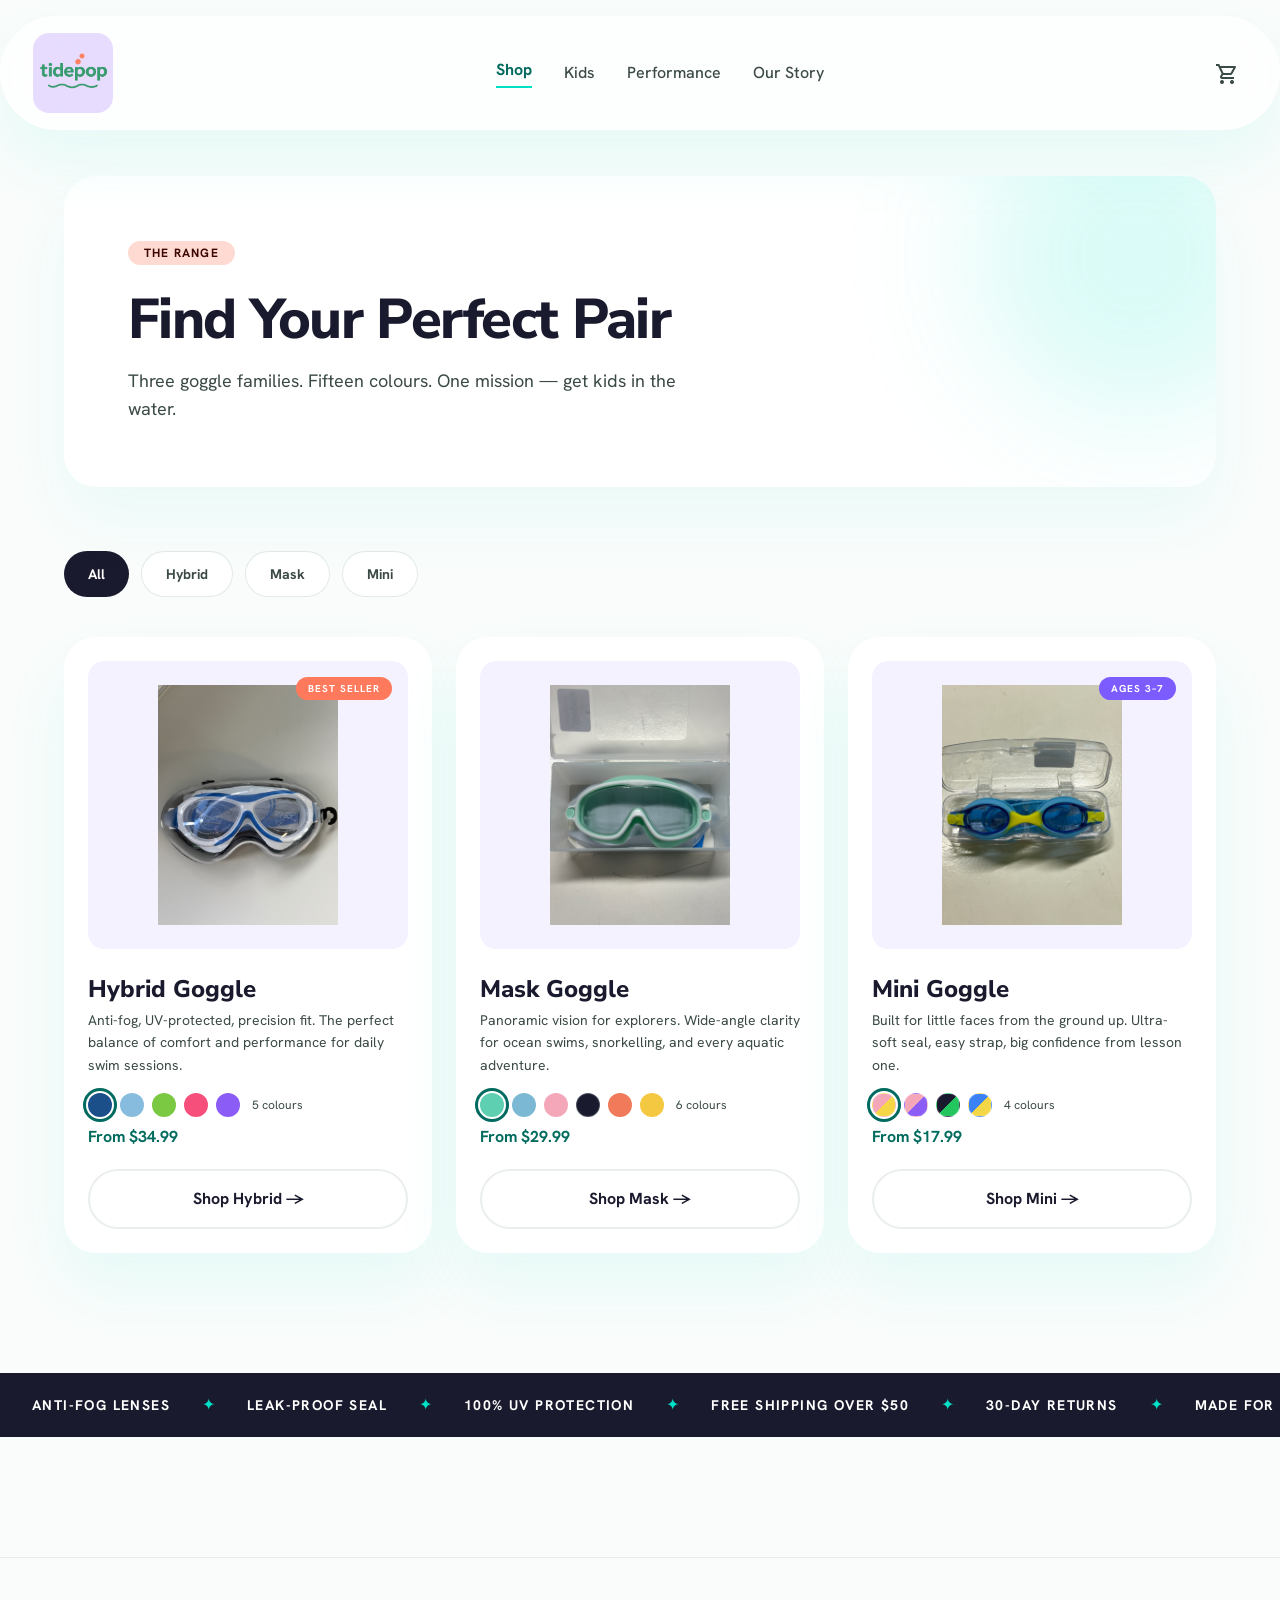
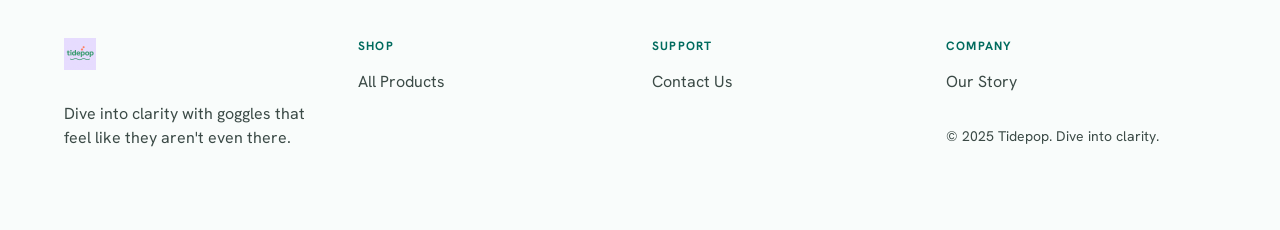
<file: shop.html>
<!DOCTYPE html>
<html class="light" lang="en">
<head>
  <meta charset="UTF-8"/>
  <meta name="viewport" content="width=device-width, initial-scale=1.0"/>
  <title>Shop — Tidepop</title>
  <link href="https://fonts.googleapis.com/css2?family=Nunito+Sans:wght@700;800;900&family=Hanken+Grotesk:wght@400;500;700&display=swap" rel="stylesheet"/>
  <link href="https://fonts.googleapis.com/css2?family=Material+Symbols+Outlined:wght,FILL@100..700,0..1&display=swap" rel="stylesheet"/>
  <link rel="stylesheet" href="css/tailwind.css"/>
  <style>
    .material-symbols-outlined { font-variation-settings:'FILL' 0,'wght' 400,'GRAD' 0,'opsz' 24; display:inline-block; vertical-align:middle; }
    .fill { font-variation-settings:'FILL' 1,'wght' 400,'GRAD' 0,'opsz' 24; }
    .glass-header { backdrop-filter:blur(20px); -webkit-backdrop-filter:blur(20px); }
    body { font-family:'Hanken Grotesk',sans-serif; background-color:#F9FCFB; }
    @keyframes marquee { from{transform:translateX(0)} to{transform:translateX(-50%)} }
    .marquee-track { animation:marquee 28s linear infinite; width:max-content; }
    .swatch-ring { outline: 3px solid #006b5e; outline-offset: 2px; }
    .product-img { transition: opacity 0.35s ease; }
  </style>
</head>
<body class="text-on-surface overflow-x-hidden">

<!-- Nav -->
<header class="fixed top-0 left-0 right-0 z-50 flex justify-between items-center px-8 py-4 rounded-full mt-4 mx-4 lg:mx-auto max-w-[1280px] bg-white/70 glass-header border border-white/20 shadow-[0_32px_64px_rgba(0,224,198,0.08)]">
  <a href="index.html"><img alt="Tidepop" class="h-20 w-auto object-contain rounded-2xl" src="images/brand/tidepop_logo.png"/></a>
  <nav class="hidden md:flex items-center gap-8">
    <a class="text-primary font-bold border-b-2 border-electric-mint pb-1" href="shop.html">Shop</a>
    <a class="text-on-surface-variant font-medium hover:text-primary transition-colors" href="shop.html">Kids</a>
    <a class="text-on-surface-variant font-medium hover:text-primary transition-colors" href="shop.html">Performance</a>
    <a class="text-on-surface-variant font-medium hover:text-primary transition-colors" href="about.html">Our Story</a>
  </nav>
  <div class="flex items-center gap-2">
    <a href="cart.html" class="relative p-2 text-on-surface-variant hover:scale-105 transition-transform">
      <span class="material-symbols-outlined">shopping_cart</span>
      <span id="cart-badge" class="absolute -top-0.5 -right-0.5 bg-punchy-coral text-white text-[10px] font-bold rounded-full w-4 h-4 items-center justify-center hidden flex">0</span>
    </a>
  </div>
</header>

<main class="mt-32 pb-[120px]">

  <!-- Page Header -->
  <section class="max-w-[1280px] mx-auto px-5 md:px-16 pt-12 pb-16">
    <div class="bg-white rounded-32 p-10 md:p-16 shadow-[0_32px_64px_rgba(0,224,198,0.06)] relative overflow-hidden">
      <div class="absolute -top-20 -right-20 w-80 h-80 bg-electric-mint/15 rounded-full blur-3xl pointer-events-none"></div>
      <div class="relative z-10">
        <span class="inline-block px-4 py-1 rounded-full bg-[#ffdad2] text-[#3d0600] text-xs font-bold tracking-widest uppercase mb-6">The Range</span>
        <h1 class="font-headline font-extrabold text-[36px] md:text-[56px] leading-[1.1] tracking-[-0.03em] text-on-surface mb-4">Find Your Perfect Pair</h1>
        <p class="text-lg text-on-surface-variant max-w-xl">Three goggle families. Fifteen colours. One mission — get kids in the water.</p>
      </div>
    </div>
  </section>

  <!-- Filter Buttons -->
  <section class="max-w-[1280px] mx-auto px-5 md:px-16 mb-10">
    <div class="flex gap-3 flex-wrap">
      <button onclick="filterBy('all')" data-filter="all" class="filter-btn px-6 py-3 rounded-full font-bold text-sm bg-on-surface text-white transition-all">All</button>
      <button onclick="filterBy('hybrid')" data-filter="hybrid" class="filter-btn px-6 py-3 rounded-full font-bold text-sm bg-white text-on-surface-variant border border-outline-variant/40 hover:border-electric-mint transition-all">Hybrid</button>
      <button onclick="filterBy('mask')" data-filter="mask" class="filter-btn px-6 py-3 rounded-full font-bold text-sm bg-white text-on-surface-variant border border-outline-variant/40 hover:border-electric-mint transition-all">Mask</button>
      <button onclick="filterBy('mini')" data-filter="mini" class="filter-btn px-6 py-3 rounded-full font-bold text-sm bg-white text-on-surface-variant border border-outline-variant/40 hover:border-electric-mint transition-all">Mini</button>
    </div>
  </section>

  <!-- Product Grid -->
  <section class="max-w-[1280px] mx-auto px-5 md:px-16">
    <div class="grid grid-cols-1 md:grid-cols-3 gap-6" id="product-grid">

      <!-- Hybrid -->
      <div data-family="hybrid" class="group bg-white rounded-32 p-6 shadow-[0_32px_64px_rgba(0,224,198,0.08)] hover:-translate-y-2 transition-all duration-300">
        <div class="relative h-72 bg-surface-low rounded-2xl mb-6 overflow-hidden flex items-center justify-center">
          <img id="hybrid-img" src="images/products/hybrid_DB.jpeg" alt="Hybrid Goggle" class="product-img w-full h-full object-contain p-6 group-hover:scale-105 transition-transform duration-500"/>
          <span class="absolute top-4 right-4 bg-punchy-coral text-white text-[10px] font-bold tracking-widest uppercase px-3 py-1 rounded-full">Best Seller</span>
        </div>
        <h2 class="font-headline font-extrabold text-2xl mb-1">Hybrid Goggle</h2>
        <p class="text-on-surface-variant text-sm mb-4 leading-relaxed">Anti-fog, UV-protected, precision fit. The perfect balance of comfort and performance for daily swim sessions.</p>
        <!-- Colour swatches -->
        <div class="flex items-center gap-2 mb-2">
          <button onclick="setShopColour('hybrid',0,'hybrid_DB')" class="swatch w-6 h-6 rounded-full swatch-ring transition-all" style="background:#1B4F8A" title="Dark Blue"></button>
          <button onclick="setShopColour('hybrid',1,'hybrid_LB')" class="swatch w-6 h-6 rounded-full transition-all" style="background:#87BCDE" title="Light Blue"></button>
          <button onclick="setShopColour('hybrid',2,'hybrid_lime')" class="swatch w-6 h-6 rounded-full transition-all" style="background:#7BC843" title="Lime Green"></button>
          <button onclick="setShopColour('hybrid',3,'hybrid_all')" class="swatch w-6 h-6 rounded-full transition-all" style="background:#F74F7B" title="Hot Pink"></button>
          <button onclick="setShopColour('hybrid',4,'hybrid_Purple')" class="swatch w-6 h-6 rounded-full transition-all" style="background:#8B5CF6" title="Purple"></button>
          <span class="text-xs text-on-surface-variant ml-1">5 colours</span>
        </div>
        <p class="text-primary font-bold mb-5">From $34.99</p>
        <a href="hybrid.html" class="block w-full py-4 rounded-full border-2 border-outline-variant/30 font-bold text-center hover:border-electric-mint hover:bg-electric-mint/5 transition-all">Shop Hybrid →</a>
      </div>

      <!-- Mask -->
      <div data-family="mask" class="group bg-white rounded-32 p-6 shadow-[0_32px_64px_rgba(0,224,198,0.08)] hover:-translate-y-2 transition-all duration-300">
        <div class="relative h-72 bg-surface-low rounded-2xl mb-6 overflow-hidden flex items-center justify-center">
          <img id="mask-img" src="images/products/mask_teal.jpeg" alt="Mask Goggle" class="product-img w-full h-full object-contain p-6 group-hover:scale-105 transition-transform duration-500"/>
        </div>
        <h2 class="font-headline font-extrabold text-2xl mb-1">Mask Goggle</h2>
        <p class="text-on-surface-variant text-sm mb-4 leading-relaxed">Panoramic vision for explorers. Wide-angle clarity for ocean swims, snorkelling, and every aquatic adventure.</p>
        <div class="flex items-center gap-2 mb-2">
          <button onclick="setShopColour('mask',0,'mask_teal')" class="swatch w-6 h-6 rounded-full swatch-ring transition-all" style="background:#5ECFB1" title="Mint Green"></button>
          <button onclick="setShopColour('mask',1,'mask_Bluerim')" class="swatch w-6 h-6 rounded-full transition-all" style="background:#7BB8D4" title="Baby Blue"></button>
          <button onclick="setShopColour('mask',2,'mask_pink')" class="swatch w-6 h-6 rounded-full transition-all" style="background:#F4A7B9" title="Baby Pink"></button>
          <button onclick="setShopColour('mask',3,'mask_black')" class="swatch w-6 h-6 rounded-full transition-all border border-outline-variant/30" style="background:#1a1a2e" title="Black"></button>
          <button onclick="setShopColour('mask',4,'mask_burntorange')" class="swatch w-6 h-6 rounded-full transition-all" style="background:#F07A5A" title="Coral Pink"></button>
          <button onclick="setShopColour('mask',5,'mask_Yellow')" class="swatch w-6 h-6 rounded-full transition-all" style="background:#F5C842" title="Yellow"></button>
          <span class="text-xs text-on-surface-variant ml-1">6 colours</span>
        </div>
        <p class="text-primary font-bold mb-5">From $29.99</p>
        <a href="mask.html" class="block w-full py-4 rounded-full border-2 border-outline-variant/30 font-bold text-center hover:border-electric-mint hover:bg-electric-mint/5 transition-all">Shop Mask →</a>
      </div>

      <!-- Mini -->
      <div data-family="mini" class="group bg-white rounded-32 p-6 shadow-[0_32px_64px_rgba(0,224,198,0.08)] hover:-translate-y-2 transition-all duration-300">
        <div class="relative h-72 bg-surface-low rounded-2xl mb-6 overflow-hidden flex items-center justify-center">
          <img id="mini-img" src="images/products/mini_goggle.jpeg" alt="Mini Goggle" class="product-img w-full h-full object-contain p-6 group-hover:scale-105 transition-transform duration-500"/>
          <span class="absolute top-4 right-4 bg-vivid-lavender text-white text-[10px] font-bold tracking-widest uppercase px-3 py-1 rounded-full">Ages 3–7</span>
        </div>
        <h2 class="font-headline font-extrabold text-2xl mb-1">Mini Goggle</h2>
        <p class="text-on-surface-variant text-sm mb-4 leading-relaxed">Built for little faces from the ground up. Ultra-soft seal, easy strap, big confidence from lesson one.</p>
        <div class="flex items-center gap-2 mb-2">
          <button onclick="setShopColour('mini',0,'mini_goggle')" class="swatch w-6 h-6 rounded-full swatch-ring transition-all border border-white/20" style="background:linear-gradient(135deg,#F4A7B9 50%,#F5D647 50%)" title="Pink/Yellow"></button>
          <button onclick="setShopColour('mini',1,'mini_goggle')" class="swatch w-6 h-6 rounded-full transition-all border border-white/20" style="background:linear-gradient(135deg,#F4A7B9 50%,#8B5CF6 50%)" title="Pink/Purple"></button>
          <button onclick="setShopColour('mini',2,'mini_goggle')" class="swatch w-6 h-6 rounded-full transition-all border border-white/20" style="background:linear-gradient(135deg,#1a1a2e 50%,#22c55e 50%)" title="Black/Green"></button>
          <button onclick="setShopColour('mini',3,'mini_goggle')" class="swatch w-6 h-6 rounded-full transition-all border border-white/20" style="background:linear-gradient(135deg,#3B82F6 50%,#F5D647 50%)" title="Blue/Yellow"></button>
          <span class="text-xs text-on-surface-variant ml-1">4 colours</span>
        </div>
        <p class="text-primary font-bold mb-5">From $17.99</p>
        <a href="mini.html" class="block w-full py-4 rounded-full border-2 border-outline-variant/30 font-bold text-center hover:border-electric-mint hover:bg-electric-mint/5 transition-all">Shop Mini →</a>
      </div>

    </div>
  </section>

  <!-- Marquee -->
  <section class="bg-[#1a1a2e] py-5 overflow-hidden mt-[120px]">
    <div class="marquee-track flex items-center gap-0">
      <span class="text-white font-bold text-sm tracking-widest uppercase whitespace-nowrap px-8">Anti-Fog Lenses</span><span class="text-electric-mint">✦</span>
      <span class="text-white font-bold text-sm tracking-widest uppercase whitespace-nowrap px-8">Leak-Proof Seal</span><span class="text-electric-mint">✦</span>
      <span class="text-white font-bold text-sm tracking-widest uppercase whitespace-nowrap px-8">100% UV Protection</span><span class="text-electric-mint">✦</span>
      <span class="text-white font-bold text-sm tracking-widest uppercase whitespace-nowrap px-8">Free Shipping Over $50</span><span class="text-electric-mint">✦</span>
      <span class="text-white font-bold text-sm tracking-widest uppercase whitespace-nowrap px-8">30-Day Returns</span><span class="text-electric-mint">✦</span>
      <span class="text-white font-bold text-sm tracking-widest uppercase whitespace-nowrap px-8">Made for the Water</span><span class="text-electric-mint">✦</span>
      <span class="text-white font-bold text-sm tracking-widest uppercase whitespace-nowrap px-8">Anti-Fog Lenses</span><span class="text-electric-mint">✦</span>
      <span class="text-white font-bold text-sm tracking-widest uppercase whitespace-nowrap px-8">Leak-Proof Seal</span><span class="text-electric-mint">✦</span>
      <span class="text-white font-bold text-sm tracking-widest uppercase whitespace-nowrap px-8">100% UV Protection</span><span class="text-electric-mint">✦</span>
      <span class="text-white font-bold text-sm tracking-widest uppercase whitespace-nowrap px-8">Free Shipping Over $50</span><span class="text-electric-mint">✦</span>
      <span class="text-white font-bold text-sm tracking-widest uppercase whitespace-nowrap px-8">30-Day Returns</span><span class="text-electric-mint">✦</span>
      <span class="text-white font-bold text-sm tracking-widest uppercase whitespace-nowrap px-8">Made for the Water</span><span class="text-electric-mint">✦</span>
    </div>
  </section>
</main>

<!-- Footer -->
<footer class="border-t border-outline-variant/30 bg-ice-white">
  <div class="max-w-[1280px] mx-auto px-5 md:px-16 py-20 grid grid-cols-1 md:grid-cols-4 gap-6">
    <div class="flex flex-col gap-6">
      <img alt="Tidepop" class="h-8 w-auto object-contain self-start mb-2" src="images/brand/tidepop_logo.png"/>
      <p class="text-on-surface-variant">Dive into clarity with goggles that feel like they aren't even there.</p>
    </div>
    <div class="flex flex-col gap-4">
      <p class="text-xs font-bold tracking-widest uppercase text-primary">Shop</p>
      <a class="text-on-surface-variant hover:text-primary transition-colors" href="shop.html">All Products</a>
    </div>
    <div class="flex flex-col gap-4">
      <p class="text-xs font-bold tracking-widest uppercase text-primary">Support</p>
      <a class="text-on-surface-variant hover:text-primary transition-colors" href="contact.html">Contact Us</a>
    </div>
    <div class="flex flex-col gap-4">
      <p class="text-xs font-bold tracking-widest uppercase text-primary">Company</p>
      <a class="text-on-surface-variant hover:text-primary transition-colors" href="about.html">Our Story</a>
      <p class="text-on-surface-variant text-sm mt-4">© 2025 Tidepop. Dive into clarity.</p>
    </div>
  </div>
</footer>

<script src="js/cart.js"></script>
<script src="js/tidepop-tracking.js"></script>
<script>
  // Swatch colour switcher
  const shopImgs = { hybrid: document.getElementById('hybrid-img'), mask: document.getElementById('mask-img'), mini: document.getElementById('mini-img') };
  function setShopColour(family, idx, file) {
    const card = document.querySelector(`[data-family="${family}"]`);
    shopImgs[family].src = `images/products/${file}.jpeg`;
    card.querySelectorAll('.swatch').forEach((s, i) => s.classList.toggle('swatch-ring', i === idx));
  }

  // Filter
  function filterBy(family) {
    document.querySelectorAll('[data-family]').forEach(c => {
      c.style.display = (family === 'all' || c.dataset.family === family) ? '' : 'none';
    });
    document.querySelectorAll('.filter-btn').forEach(b => {
      const active = b.dataset.filter === family;
      b.className = active
        ? 'filter-btn px-6 py-3 rounded-full font-bold text-sm bg-on-surface text-white transition-all'
        : 'filter-btn px-6 py-3 rounded-full font-bold text-sm bg-white text-on-surface-variant border border-outline-variant/40 hover:border-electric-mint transition-all';
    });
  }
</script>
</body>
</html>
</file>
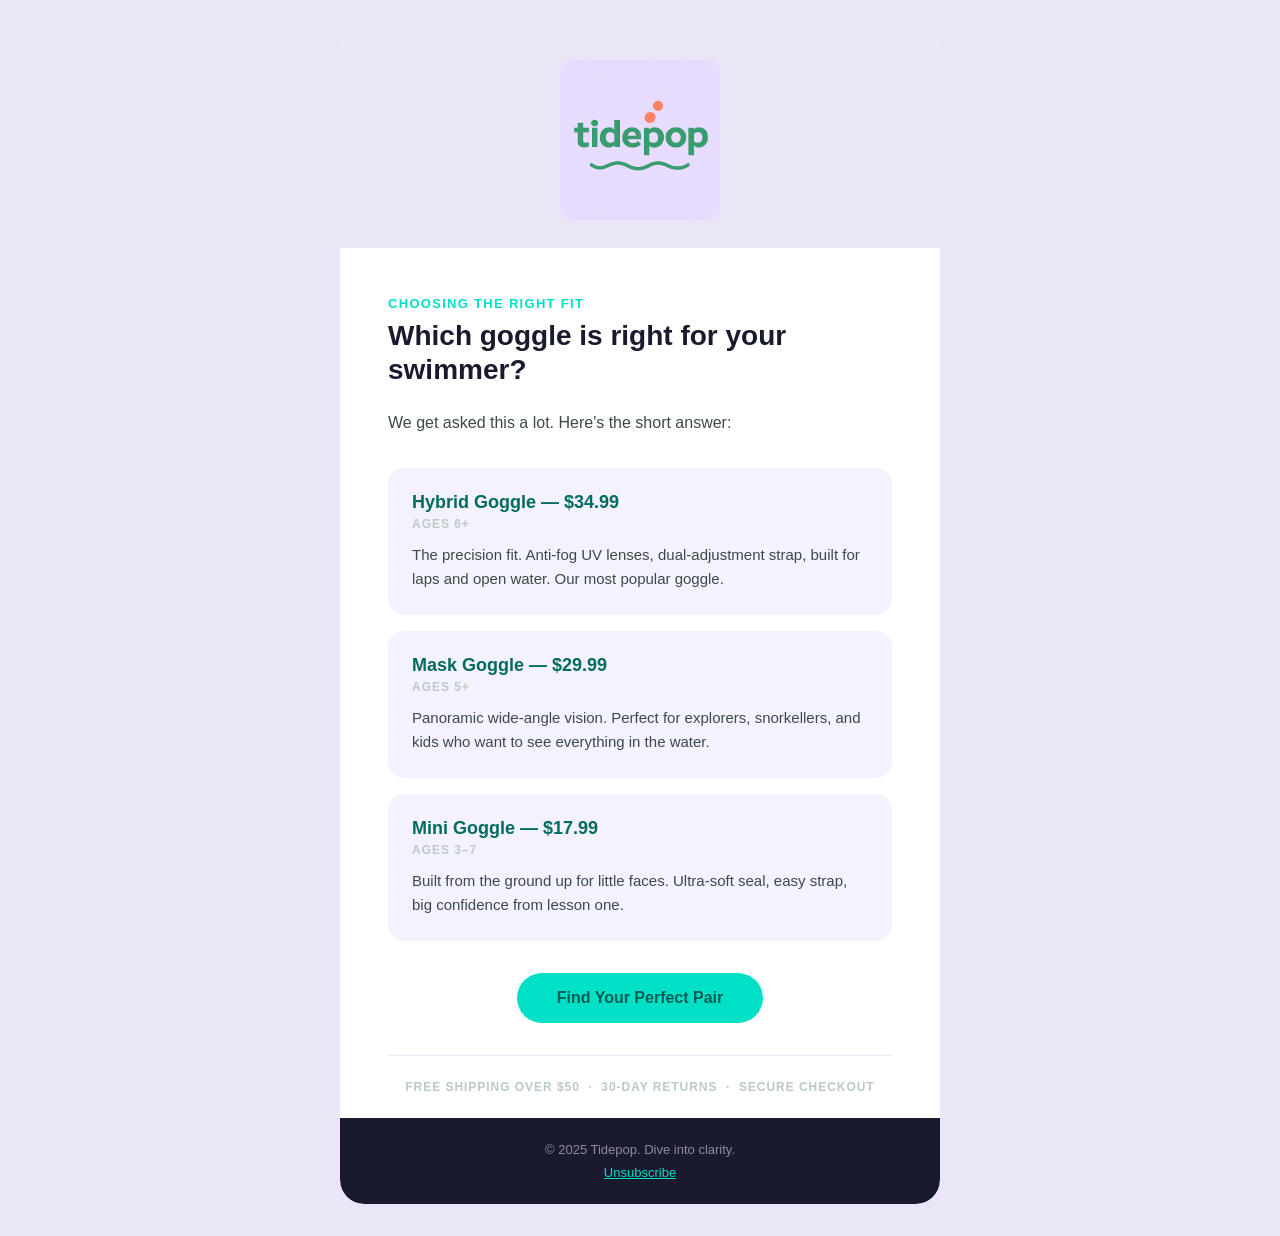
<file: email-templates/welcome-2.html>
<!DOCTYPE html PUBLIC "-//W3C//DTD XHTML 1.0 Transitional//EN" "http://www.w3.org/TR/xhtml1/DTD/xhtml1-transitional.dtd">
<html>
<head>
  <meta charset="UTF-8"/>
  <meta name="viewport" content="width=device-width, initial-scale=1.0"/>
  <title>Which goggle is right for your swimmer?</title>
</head>
<body style="margin:0;padding:0;background-color:#EAE6F8;font-family:'Helvetica Neue',Helvetica,Arial,sans-serif;">

  <table width="100%" cellpadding="0" cellspacing="0" border="0">
    <tr>
      <td align="center" style="padding:32px 16px;">

        <table width="600" cellpadding="0" cellspacing="0" border="0" style="max-width:600px;width:100%;background:#ffffff;border-radius:24px;overflow:hidden;">

          <!-- Logo header -->
          <tr>
            <td align="center" style="background:#EAE6F8;padding:28px 40px;">
              <img src="https://tilbs10.github.io/tide/images/brand/tidepop_logo.png" alt="Tidepop" width="160" style="display:block;height:auto;border-radius:12px;"/>
            </td>
          </tr>

          <!-- Body -->
          <tr>
            <td style="padding:48px 48px 32px;">

              <p style="margin:0 0 8px;font-size:13px;font-weight:700;letter-spacing:0.1em;text-transform:uppercase;color:#00E0C6;">Choosing the right fit</p>

              <p style="margin:0 0 24px;font-size:28px;font-weight:800;color:#1a1a2e;line-height:1.2;">
                Which goggle is right for your swimmer?
              </p>

              <p style="margin:0 0 32px;font-size:16px;line-height:1.6;color:#3b4a46;">
                We get asked this a lot. Here's the short answer:
              </p>

              <!-- Hybrid -->
              <table width="100%" cellpadding="0" cellspacing="0" border="0" style="margin-bottom:16px;">
                <tr>
                  <td style="background:#f5f2ff;border-radius:16px;padding:24px;">
                    <p style="margin:0 0 4px;font-size:18px;font-weight:800;color:#006b5e;">Hybrid Goggle — $34.99</p>
                    <p style="margin:0 0 12px;font-size:12px;font-weight:700;letter-spacing:0.08em;text-transform:uppercase;color:#bacac5;">Ages 6+</p>
                    <p style="margin:0;font-size:15px;line-height:1.6;color:#3b4a46;">The precision fit. Anti-fog UV lenses, dual-adjustment strap, built for laps and open water. Our most popular goggle.</p>
                  </td>
                </tr>
              </table>

              <!-- Mask -->
              <table width="100%" cellpadding="0" cellspacing="0" border="0" style="margin-bottom:16px;">
                <tr>
                  <td style="background:#f5f2ff;border-radius:16px;padding:24px;">
                    <p style="margin:0 0 4px;font-size:18px;font-weight:800;color:#006b5e;">Mask Goggle — $29.99</p>
                    <p style="margin:0 0 12px;font-size:12px;font-weight:700;letter-spacing:0.08em;text-transform:uppercase;color:#bacac5;">Ages 5+</p>
                    <p style="margin:0;font-size:15px;line-height:1.6;color:#3b4a46;">Panoramic wide-angle vision. Perfect for explorers, snorkellers, and kids who want to see everything in the water.</p>
                  </td>
                </tr>
              </table>

              <!-- Mini -->
              <table width="100%" cellpadding="0" cellspacing="0" border="0" style="margin-bottom:32px;">
                <tr>
                  <td style="background:#f5f2ff;border-radius:16px;padding:24px;">
                    <p style="margin:0 0 4px;font-size:18px;font-weight:800;color:#006b5e;">Mini Goggle — $17.99</p>
                    <p style="margin:0 0 12px;font-size:12px;font-weight:700;letter-spacing:0.08em;text-transform:uppercase;color:#bacac5;">Ages 3–7</p>
                    <p style="margin:0;font-size:15px;line-height:1.6;color:#3b4a46;">Built from the ground up for little faces. Ultra-soft seal, easy strap, big confidence from lesson one.</p>
                  </td>
                </tr>
              </table>

              <!-- CTA -->
              <table width="100%" cellpadding="0" cellspacing="0" border="0">
                <tr>
                  <td align="center">
                    <a href="https://tilbs10.github.io/tide/shop.html" style="display:inline-block;background:#00E0C6;color:#005e52;font-size:16px;font-weight:700;text-decoration:none;padding:16px 40px;border-radius:9999px;">Find Your Perfect Pair</a>
                  </td>
                </tr>
              </table>

            </td>
          </tr>

          <!-- Divider -->
          <tr>
            <td style="padding:0 48px;">
              <table width="100%" cellpadding="0" cellspacing="0" border="0">
                <tr><td height="1" style="background:#EAE6F8;font-size:0;line-height:0;">&nbsp;</td></tr>
              </table>
            </td>
          </tr>

          <tr>
            <td style="padding:24px 48px;">
              <table width="100%" cellpadding="0" cellspacing="0" border="0">
                <tr>
                  <td align="center" style="font-size:12px;font-weight:700;letter-spacing:0.08em;text-transform:uppercase;color:#bacac5;">
                    Free Shipping Over $50 &nbsp;·&nbsp; 30-Day Returns &nbsp;·&nbsp; Secure Checkout
                  </td>
                </tr>
              </table>
            </td>
          </tr>

          <!-- Footer -->
          <tr>
            <td align="center" style="background:#1a1a2e;padding:24px 40px;border-radius:0 0 24px 24px;">
              <p style="margin:0 0 8px;font-size:13px;color:rgba(255,255,255,0.5);">© 2025 Tidepop. Dive into clarity.</p>
              <p style="margin:0;font-size:13px;color:rgba(255,255,255,0.4);">
                <a href="{{ unsubscribe_url }}" style="color:#00E0C6;text-decoration:underline;">Unsubscribe</a>
              </p>
            </td>
          </tr>

        </table>

      </td>
    </tr>
  </table>

</body>
</html>
</file>
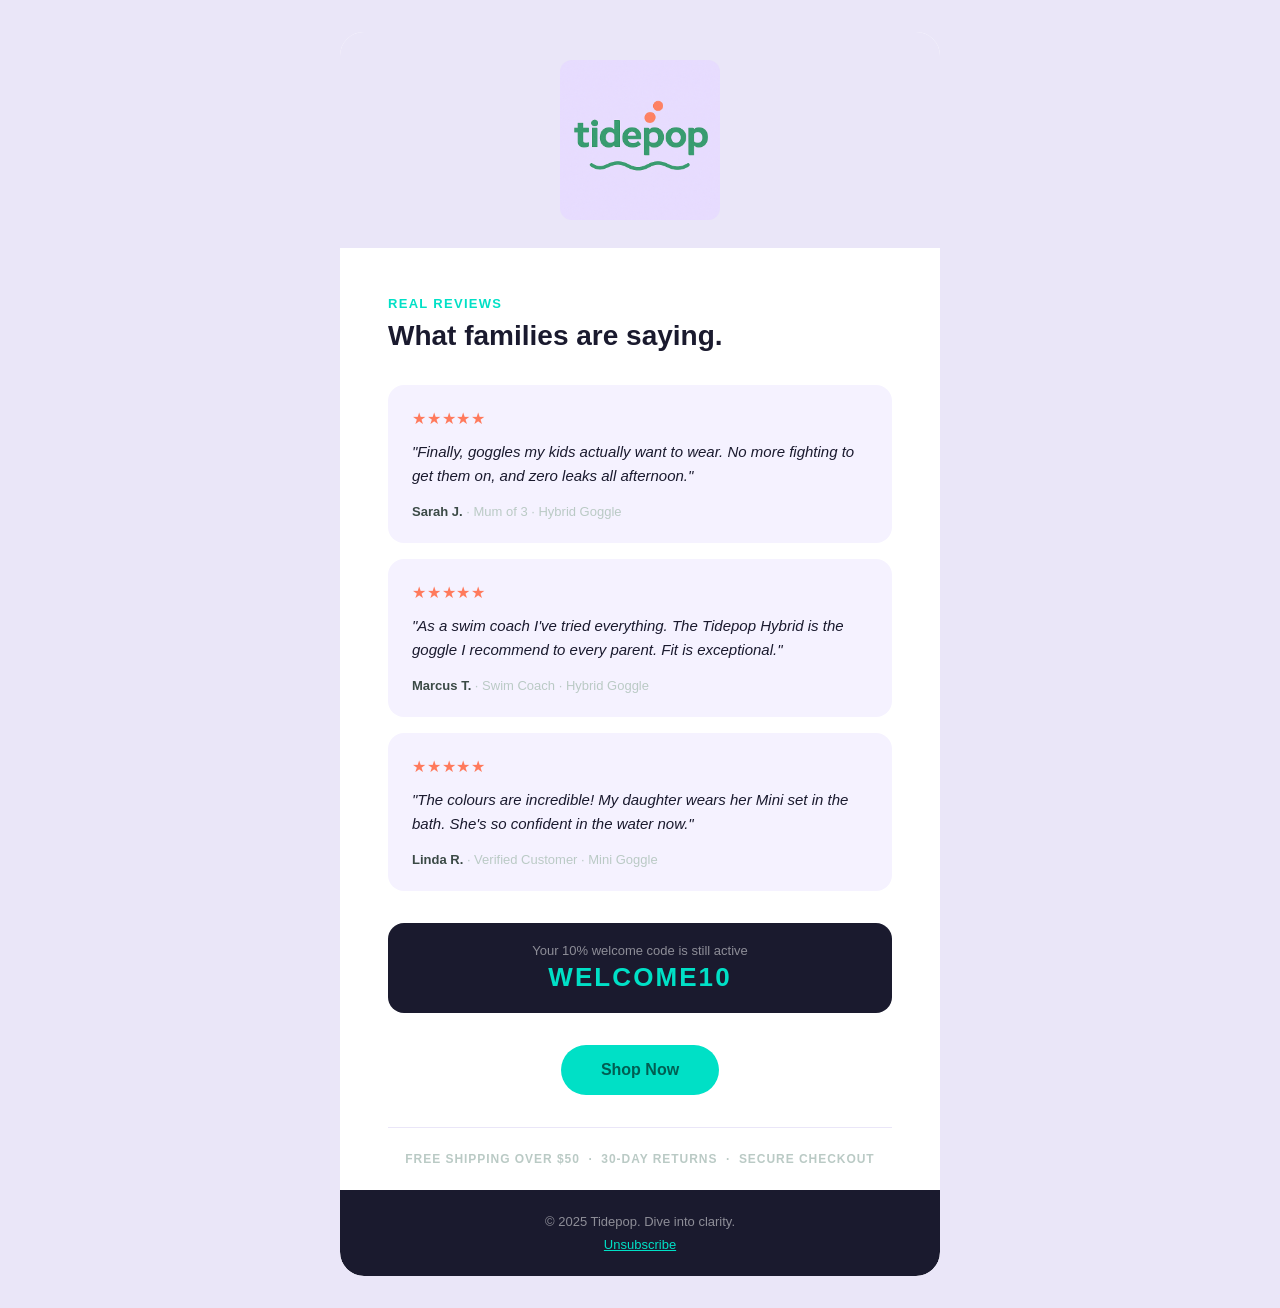
<file: email-templates/welcome-3.html>
<!DOCTYPE html PUBLIC "-//W3C//DTD XHTML 1.0 Transitional//EN" "http://www.w3.org/TR/xhtml1/DTD/xhtml1-transitional.dtd">
<html>
<head>
  <meta charset="UTF-8"/>
  <meta name="viewport" content="width=device-width, initial-scale=1.0"/>
  <title>What families are saying about Tidepop</title>
</head>
<body style="margin:0;padding:0;background-color:#EAE6F8;font-family:'Helvetica Neue',Helvetica,Arial,sans-serif;">

  <table width="100%" cellpadding="0" cellspacing="0" border="0">
    <tr>
      <td align="center" style="padding:32px 16px;">

        <table width="600" cellpadding="0" cellspacing="0" border="0" style="max-width:600px;width:100%;background:#ffffff;border-radius:24px;overflow:hidden;">

          <!-- Logo header -->
          <tr>
            <td align="center" style="background:#EAE6F8;padding:28px 40px;">
              <img src="https://tilbs10.github.io/tide/images/brand/tidepop_logo.png" alt="Tidepop" width="160" style="display:block;height:auto;border-radius:12px;"/>
            </td>
          </tr>

          <!-- Body -->
          <tr>
            <td style="padding:48px 48px 32px;">

              <p style="margin:0 0 8px;font-size:13px;font-weight:700;letter-spacing:0.1em;text-transform:uppercase;color:#00E0C6;">Real reviews</p>

              <p style="margin:0 0 32px;font-size:28px;font-weight:800;color:#1a1a2e;line-height:1.2;">
                What families are saying.
              </p>

              <!-- Review 1 -->
              <table width="100%" cellpadding="0" cellspacing="0" border="0" style="margin-bottom:16px;">
                <tr>
                  <td style="background:#f5f2ff;border-radius:16px;padding:24px;">
                    <p style="margin:0 0 12px;font-size:16px;color:#FF7A5C;letter-spacing:0.05em;">★★★★★</p>
                    <p style="margin:0 0 16px;font-size:15px;line-height:1.6;color:#1a1a2e;font-style:italic;">"Finally, goggles my kids actually want to wear. No more fighting to get them on, and zero leaks all afternoon."</p>
                    <p style="margin:0;font-size:13px;font-weight:700;color:#3b4a46;">Sarah J. <span style="font-weight:400;color:#bacac5;">· Mum of 3 · Hybrid Goggle</span></p>
                  </td>
                </tr>
              </table>

              <!-- Review 2 -->
              <table width="100%" cellpadding="0" cellspacing="0" border="0" style="margin-bottom:16px;">
                <tr>
                  <td style="background:#f5f2ff;border-radius:16px;padding:24px;">
                    <p style="margin:0 0 12px;font-size:16px;color:#FF7A5C;letter-spacing:0.05em;">★★★★★</p>
                    <p style="margin:0 0 16px;font-size:15px;line-height:1.6;color:#1a1a2e;font-style:italic;">"As a swim coach I've tried everything. The Tidepop Hybrid is the goggle I recommend to every parent. Fit is exceptional."</p>
                    <p style="margin:0;font-size:13px;font-weight:700;color:#3b4a46;">Marcus T. <span style="font-weight:400;color:#bacac5;">· Swim Coach · Hybrid Goggle</span></p>
                  </td>
                </tr>
              </table>

              <!-- Review 3 -->
              <table width="100%" cellpadding="0" cellspacing="0" border="0" style="margin-bottom:32px;">
                <tr>
                  <td style="background:#f5f2ff;border-radius:16px;padding:24px;">
                    <p style="margin:0 0 12px;font-size:16px;color:#FF7A5C;letter-spacing:0.05em;">★★★★★</p>
                    <p style="margin:0 0 16px;font-size:15px;line-height:1.6;color:#1a1a2e;font-style:italic;">"The colours are incredible! My daughter wears her Mini set in the bath. She's so confident in the water now."</p>
                    <p style="margin:0;font-size:13px;font-weight:700;color:#3b4a46;">Linda R. <span style="font-weight:400;color:#bacac5;">· Verified Customer · Mini Goggle</span></p>
                  </td>
                </tr>
              </table>

              <!-- Reminder code -->
              <table width="100%" cellpadding="0" cellspacing="0" border="0" style="margin-bottom:32px;">
                <tr>
                  <td align="center" style="background:#1a1a2e;border-radius:16px;padding:20px 24px;">
                    <p style="margin:0 0 4px;font-size:13px;color:rgba(255,255,255,0.5);">Your 10% welcome code is still active</p>
                    <p style="margin:0;font-size:26px;font-weight:800;letter-spacing:0.08em;color:#00E0C6;">WELCOME10</p>
                  </td>
                </tr>
              </table>

              <!-- CTA -->
              <table width="100%" cellpadding="0" cellspacing="0" border="0">
                <tr>
                  <td align="center">
                    <a href="https://tilbs10.github.io/tide/shop.html" style="display:inline-block;background:#00E0C6;color:#005e52;font-size:16px;font-weight:700;text-decoration:none;padding:16px 40px;border-radius:9999px;">Shop Now</a>
                  </td>
                </tr>
              </table>

            </td>
          </tr>

          <!-- Divider -->
          <tr>
            <td style="padding:0 48px;">
              <table width="100%" cellpadding="0" cellspacing="0" border="0">
                <tr><td height="1" style="background:#EAE6F8;font-size:0;line-height:0;">&nbsp;</td></tr>
              </table>
            </td>
          </tr>

          <tr>
            <td style="padding:24px 48px;">
              <table width="100%" cellpadding="0" cellspacing="0" border="0">
                <tr>
                  <td align="center" style="font-size:12px;font-weight:700;letter-spacing:0.08em;text-transform:uppercase;color:#bacac5;">
                    Free Shipping Over $50 &nbsp;·&nbsp; 30-Day Returns &nbsp;·&nbsp; Secure Checkout
                  </td>
                </tr>
              </table>
            </td>
          </tr>

          <!-- Footer -->
          <tr>
            <td align="center" style="background:#1a1a2e;padding:24px 40px;border-radius:0 0 24px 24px;">
              <p style="margin:0 0 8px;font-size:13px;color:rgba(255,255,255,0.5);">© 2025 Tidepop. Dive into clarity.</p>
              <p style="margin:0;font-size:13px;color:rgba(255,255,255,0.4);">
                <a href="{{ unsubscribe_url }}" style="color:#00E0C6;text-decoration:underline;">Unsubscribe</a>
              </p>
            </td>
          </tr>

        </table>

      </td>
    </tr>
  </table>

</body>
</html>
</file>
